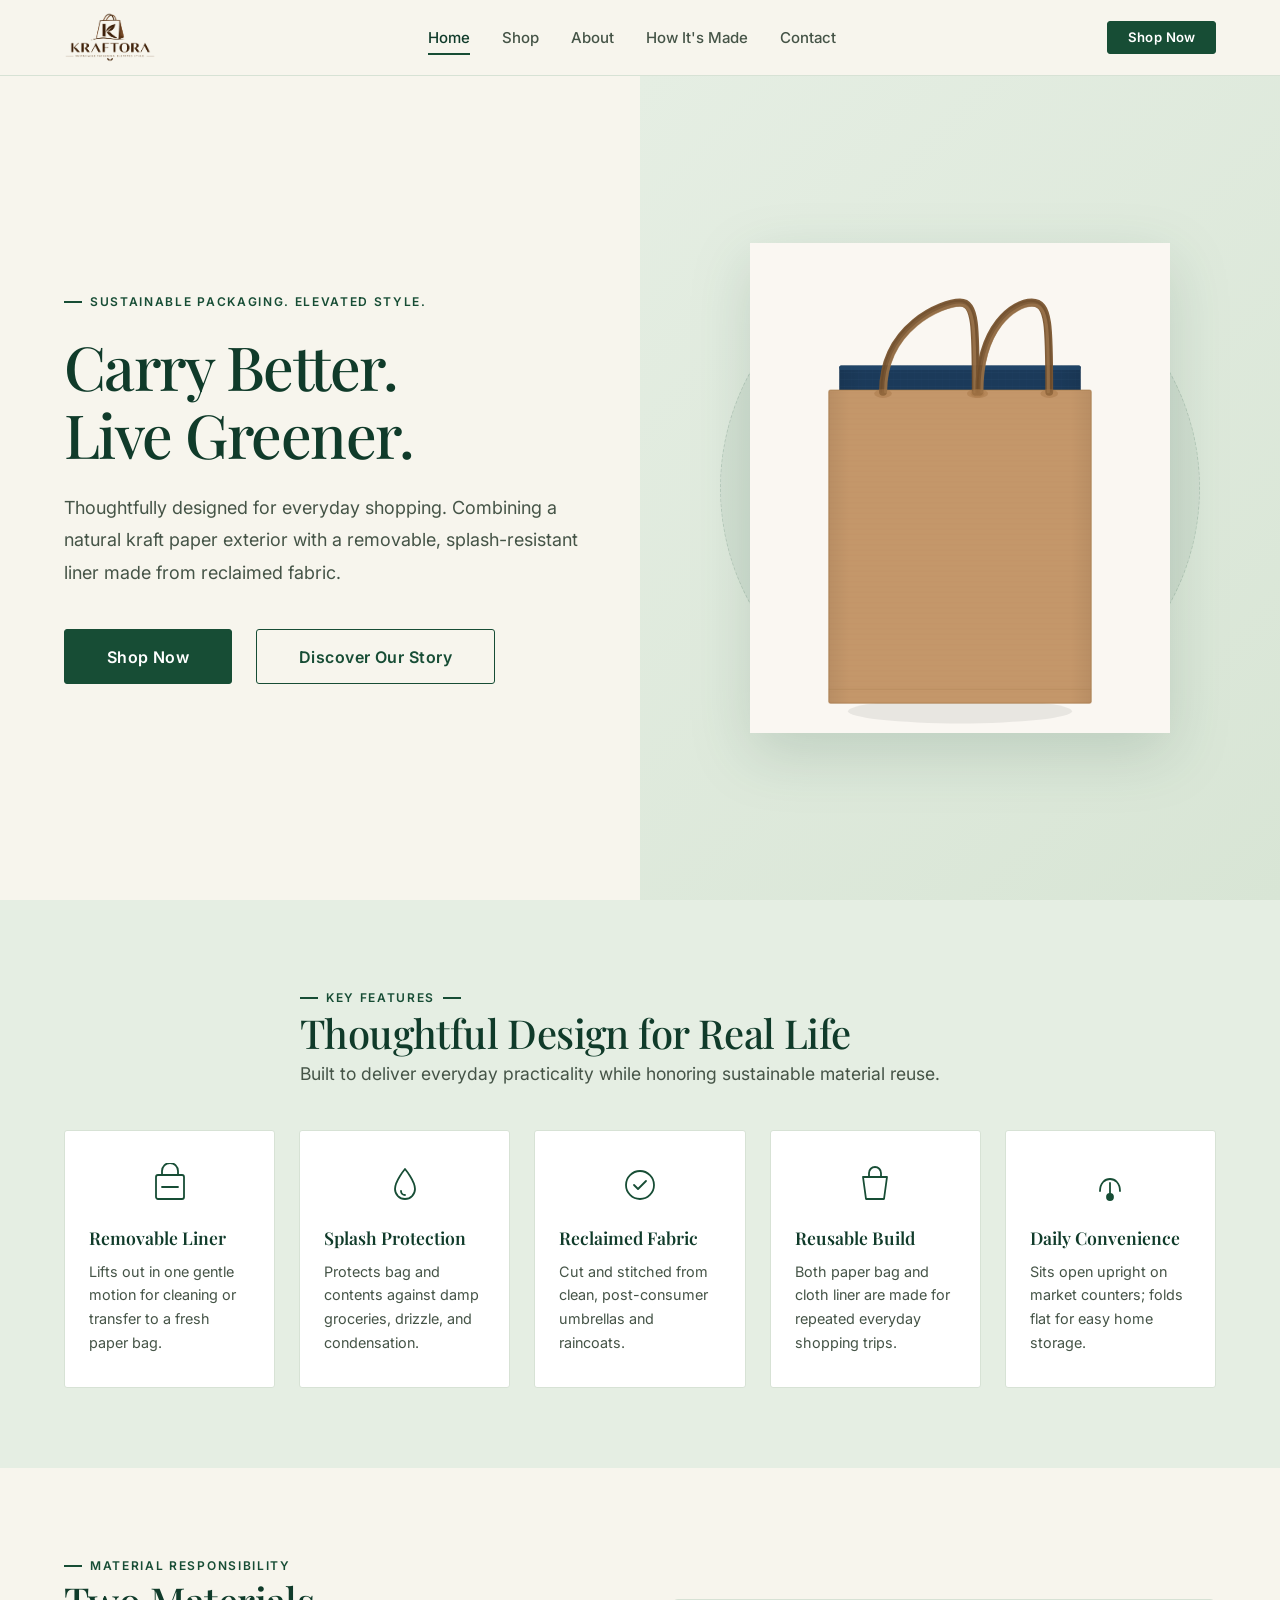
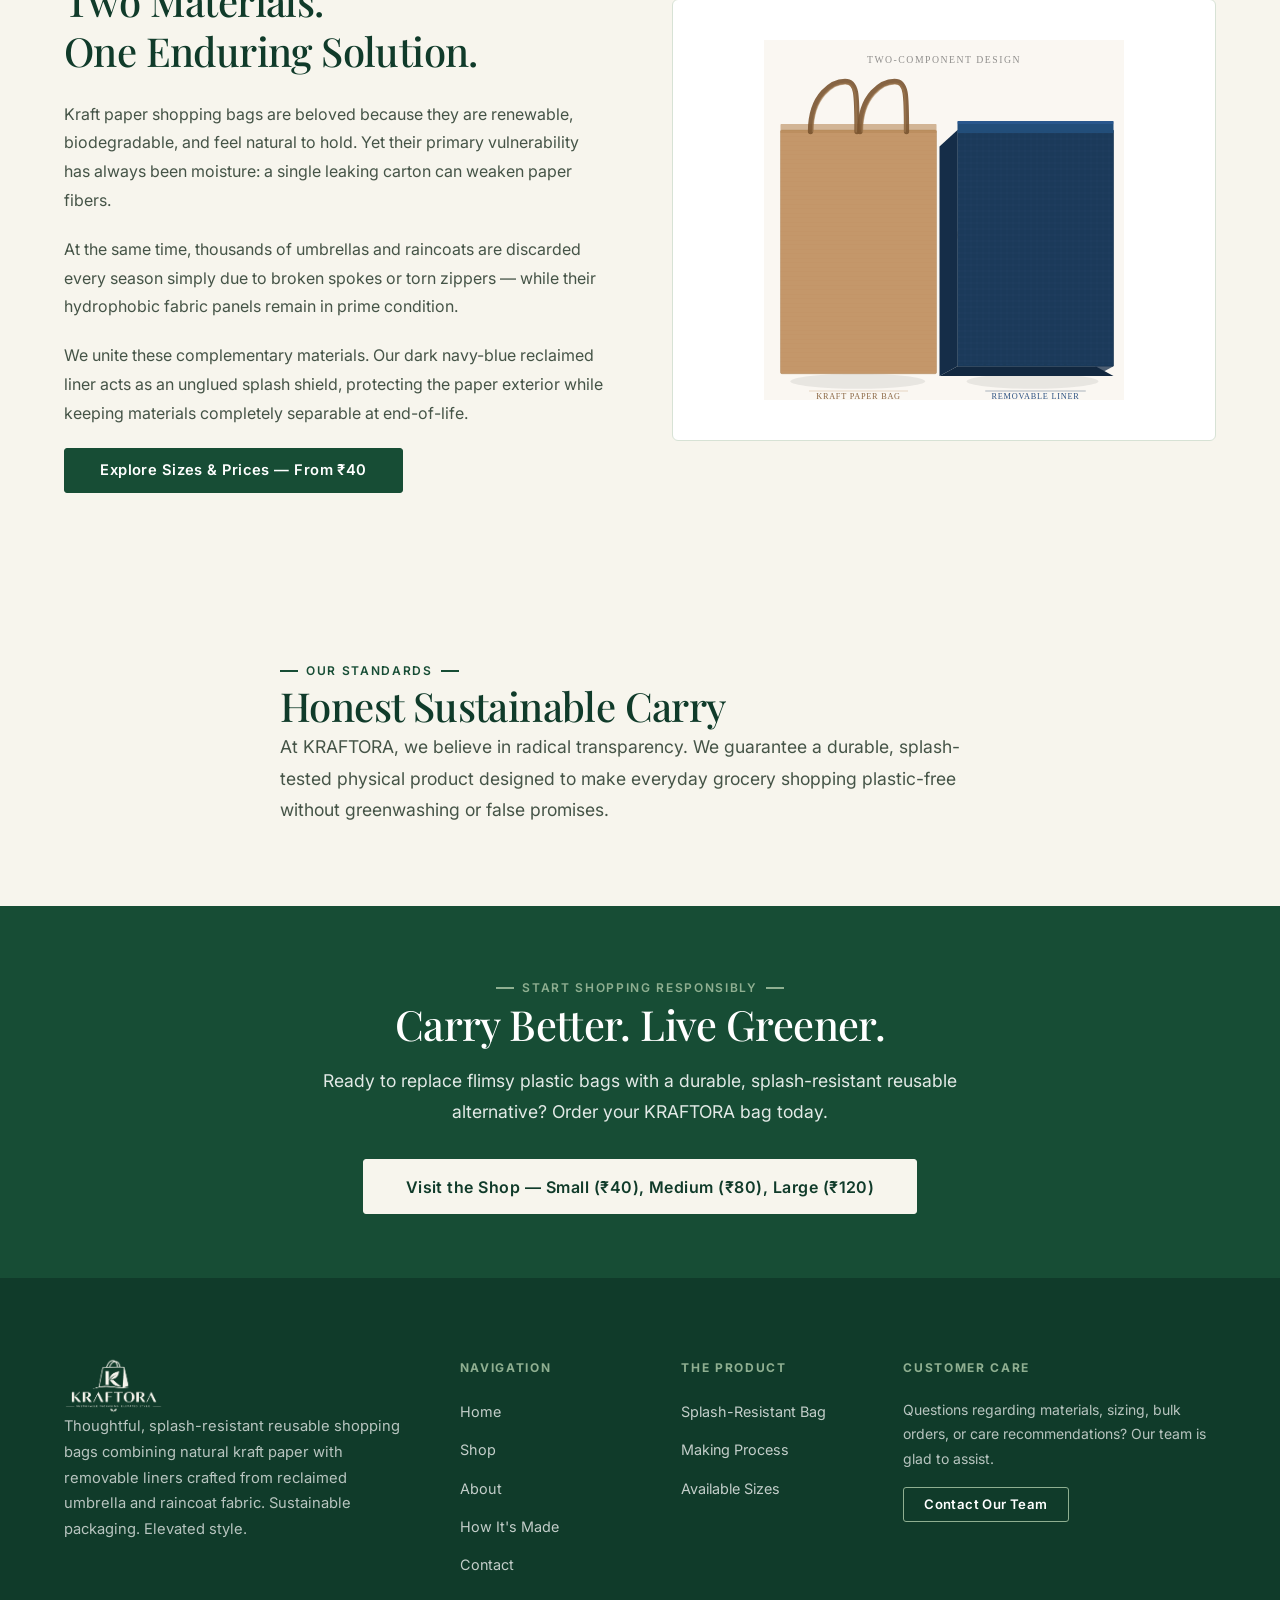
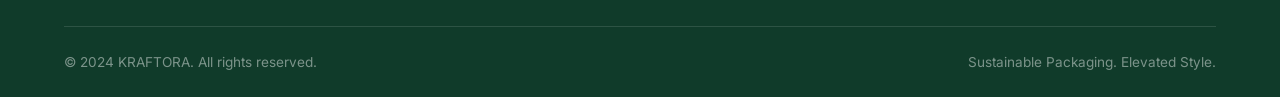
<file: index.html>
<!DOCTYPE html>
<html lang="en">
<head>
  <meta charset="UTF-8"/>
  <meta name="viewport" content="width=device-width, initial-scale=1.0"/>
  <title>KRAFTORA — Sustainable Packaging. Elevated Style.</title>
  <meta name="description" content="Carry Better. Live Greener. Thoughtfully designed reusable shopping bags combining natural kraft paper with removable splash-resistant liners made from reclaimed fabric."/>
  <link rel="preconnect" href="https://fonts.googleapis.com"/>
  <link rel="preconnect" href="https://fonts.gstatic.com" crossorigin/>
  <link href="https://fonts.googleapis.com/css2?family=Playfair+Display:ital,wght@0,400;0,500;0,600;0,700;1,400&family=Inter:wght@400;500;600;700&display=swap" rel="stylesheet"/>
  <link rel="stylesheet" href="css/style.css"/>
</head>
<body data-page="home">

<!-- ===================== NAVIGATION ===================== -->
<nav class="nav">
  <div class="container">
    <div class="nav__inner">
        <a href="index.html" class="nav__logo" aria-label="KRAFTORA — Sustainable Packaging. Elevated Style.">
          <img src="images/kraftora-logo.png" alt="KRAFTORA — Sustainable Packaging. Elevated Style." class="nav__logo-img" width="92" height="52"/>
        </a>

      <ul class="nav__links" id="navLinks" role="list">
        <li><a href="index.html"        class="nav__link" data-nav="home">Home</a></li>
        <li><a href="shop.html"         class="nav__link" data-nav="shop">Shop</a></li>
        <li><a href="about.html"        class="nav__link" data-nav="about">About</a></li>
        <li><a href="how-its-made.html" class="nav__link" data-nav="process">How It's Made</a></li>
        <li><a href="contact.html"      class="nav__link" data-nav="contact">Contact</a></li>
      </ul>

      <div class="nav__actions">
        <a href="shop.html" class="btn btn--primary btn--sm" style="display:inline-flex; padding:0.55rem 1.2rem;">Shop Now</a>
        <button class="nav__toggle" id="navToggle" aria-label="Toggle menu" aria-expanded="false">
          <span></span><span></span><span></span>
        </button>
      </div>
    </div>
  </div>
</nav>

<!-- ===================== HERO SECTION ===================== -->
<section class="hero" aria-label="Hero">
  <div class="hero__content">
    <div class="section-label hero__eyebrow">SUSTAINABLE PACKAGING. ELEVATED STYLE.</div>
    <h1 class="display-heading hero__heading">Carry Better.<br/>Live Greener.</h1>
    <p class="hero__text">Thoughtfully designed for everyday shopping. Combining a natural kraft paper exterior with a removable, splash-resistant liner made from reclaimed fabric.</p>
    <div class="hero__actions">
      <a href="shop.html" class="btn btn--primary btn--lg">Shop Now</a>
      <a href="about.html" class="btn btn--secondary btn--lg">
        Discover Our Story
      </a>
    </div>
  </div>
  <div class="hero__image" aria-hidden="true">
    <div class="hero__bg-circle"></div>
    <img class="hero__product-img" src="images/product-front.svg" alt="Splash-Resistant Reusable Shopping Bag with navy-blue removable liner" width="420" height="490"/>
  </div>
</section>

<!-- ===================== SECTION: PRODUCT HIGHLIGHTS ===================== -->
<section class="section bg-soft-green" aria-label="Product highlights">
  <div class="container">
    <div class="text-center" style="max-width:680px; margin-inline:auto;">
      <div class="section-label section-label--center mb-3">Key Features</div>
      <h2 class="section-heading">Thoughtful Design for Real Life</h2>
      <p class="lead mt-4">Built to deliver everyday practicality while honoring sustainable material reuse.</p>
    </div>

    <div class="benefits-grid" style="grid-template-columns: repeat(5, 1fr);">
      <div class="benefit-card text-center">
        <svg class="benefit-card__icon" style="margin-inline:auto;" viewBox="0 0 44 44" fill="none" stroke="currentColor" stroke-width="1.8" stroke-linecap="round" stroke-linejoin="round" aria-hidden="true">
          <rect x="8" y="12" width="28" height="24" rx="2"/>
          <path d="M14 12V8a8 8 0 0 1 16 0v4"/>
          <path d="M14 24h16"/>
        </svg>
        <div class="benefit-card__title">Removable Liner</div>
        <p class="benefit-card__text">Lifts out in one gentle motion for cleaning or transfer to a fresh paper bag.</p>
      </div>

      <div class="benefit-card text-center">
        <svg class="benefit-card__icon" style="margin-inline:auto;" viewBox="0 0 44 44" fill="none" stroke="currentColor" stroke-width="1.8" stroke-linecap="round" stroke-linejoin="round" aria-hidden="true">
          <path d="M22 6c0 0-10 12-10 20a10 10 0 0 0 20 0c0-8-10-20-10-20z"/>
          <path d="M18 28a4 4 0 0 0 4 4" stroke-linecap="round"/>
        </svg>
        <div class="benefit-card__title">Splash Protection</div>
        <p class="benefit-card__text">Protects bag and contents against damp groceries, drizzle, and condensation.</p>
      </div>

      <div class="benefit-card text-center">
        <svg class="benefit-card__icon" style="margin-inline:auto;" viewBox="0 0 44 44" fill="none" stroke="currentColor" stroke-width="1.8" stroke-linecap="round" stroke-linejoin="round" aria-hidden="true">
          <circle cx="22" cy="22" r="14"/>
          <path d="M16 22l4 4 8-8"/>
        </svg>
        <div class="benefit-card__title">Reclaimed Fabric</div>
        <p class="benefit-card__text">Cut and stitched from clean, post-consumer umbrellas and raincoats.</p>
      </div>

      <div class="benefit-card text-center">
        <svg class="benefit-card__icon" style="margin-inline:auto;" viewBox="0 0 44 44" fill="none" stroke="currentColor" stroke-width="1.8" stroke-linecap="round" stroke-linejoin="round" aria-hidden="true">
          <path d="M10 14h24l-3 22H13L10 14z"/>
          <path d="M16 14V10a6 6 0 0 1 12 0v4"/>
        </svg>
        <div class="benefit-card__title">Reusable Build</div>
        <p class="benefit-card__text">Both paper bag and cloth liner are made for repeated everyday shopping trips.</p>
      </div>

      <div class="benefit-card text-center">
        <svg class="benefit-card__icon" style="margin-inline:auto;" viewBox="0 0 44 44" fill="none" stroke="currentColor" stroke-width="1.8" stroke-linecap="round" stroke-linejoin="round" aria-hidden="true">
          <path d="M12 28 C 12 12, 32 12, 32 28"/>
          <circle cx="22" cy="34" r="3" fill="currentColor"/>
          <path d="M22 20v10"/>
        </svg>
        <div class="benefit-card__title">Daily Convenience</div>
        <p class="benefit-card__text">Sits open upright on market counters; folds flat for easy home storage.</p>
      </div>
    </div>
  </div>
</section>

<!-- ===================== SECTION: SUSTAINABILITY ===================== -->
<section class="section bg-cream" aria-label="Sustainability">
  <div class="container">
    <div class="spotlight-grid">
      <div class="spotlight-content">
        <div class="section-label mb-3">Material Responsibility</div>
        <h2 class="section-heading">Two Materials.<br/>One Enduring Solution.</h2>
        <p>
          Kraft paper shopping bags are beloved because they are renewable, biodegradable, and feel natural to hold. Yet their primary vulnerability has always been moisture: a single leaking carton can weaken paper fibers.
        </p>
        <p>
          At the same time, thousands of umbrellas and raincoats are discarded every season simply due to broken spokes or torn zippers — while their hydrophobic fabric panels remain in prime condition.
        </p>
        <p>
          We unite these complementary materials. Our dark navy-blue reclaimed liner acts as an unglued splash shield, protecting the paper exterior while keeping materials completely separable at end-of-life.
        </p>
        <div class="mt-6">
          <a href="shop.html" class="btn btn--primary">
            Explore Sizes &amp; Prices — From ₹40
          </a>
        </div>
      </div>
      <div class="spotlight-visual" style="background:var(--white);">
        <img src="images/product-assembly.svg" alt="Two components: Kraft Paper Bag and Removable Navy Liner" loading="lazy" width="380" height="380"/>
      </div>
    </div>
  </div>
</section>

<!-- ===================== SECTION: COMMUNITY ETHOS ===================== -->
<section class="section bg-cream" aria-label="Community ethos">
  <div class="container">
    <div class="text-center" style="max-width:720px; margin-inline:auto;">
      <div class="section-label section-label--center mb-3">Our Standards</div>
      <h2 class="section-heading">Honest Sustainable Carry</h2>
      <p class="lead mt-4">
        At KRAFTORA, we believe in radical transparency. We guarantee a durable, splash-tested physical product designed to make everyday grocery shopping plastic-free without greenwashing or false promises.
      </p>
    </div>
  </div>
</section>

<!-- ===================== SECTION: CTA BANNER ===================== -->
<section class="promo-banner" aria-label="Call to action">
  <div class="container">
    <div class="promo-banner__inner">
      <div class="section-label section-label--center mb-3" style="color:var(--sage);">Start Shopping Responsibly</div>
      <h2 class="promo-banner__title">Carry Better. Live Greener.</h2>
      <p class="promo-banner__text">
        Ready to replace flimsy plastic bags with a durable, splash-resistant reusable alternative? Order your KRAFTORA bag today.
      </p>
      <a href="shop.html" class="btn btn--cream btn--lg">
        Visit the Shop — Small (₹40), Medium (₹80), Large (₹120)
      </a>
    </div>
  </div>
</section>

<!-- ===================== FOOTER ===================== -->
<footer class="footer" role="contentinfo">
  <div class="container">
    <div class="footer__main">
      <div class="footer__brand">
        <div class="footer__brand-logo mb-3">
          <img src="images/kraftora-logo-light.png" alt="KRAFTORA" class="footer__logo-img" width="99" height="56"/>
        </div>
        <p class="footer__brand-desc">
          Thoughtful, splash-resistant reusable shopping bags combining natural kraft paper with removable liners crafted from reclaimed umbrella and raincoat fabric. Sustainable packaging. Elevated style.
        </p>
      </div>

      <div>
        <div class="footer__col-title">Navigation</div>
        <ul class="footer__links" role="list">
          <li><a href="index.html"        class="footer__link">Home</a></li>
          <li><a href="shop.html"         class="footer__link">Shop</a></li>
          <li><a href="about.html"        class="footer__link">About</a></li>
          <li><a href="how-its-made.html" class="footer__link">How It's Made</a></li>
          <li><a href="contact.html"      class="footer__link">Contact</a></li>
        </ul>
      </div>

      <div>
        <div class="footer__col-title">The Product</div>
        <ul class="footer__links" role="list">
          <li><a href="product.html" class="footer__link">Splash-Resistant Bag</a></li>
          <li><a href="how-its-made.html" class="footer__link">Making Process</a></li>
          <li><a href="product.html" class="footer__link">Available Sizes</a></li>
        </ul>
      </div>

      <div>
        <div class="footer__col-title">Customer Care</div>
        <p class="footer__brand-desc" style="font-size:0.875rem; margin-bottom:var(--s-4);">
          Questions regarding materials, sizing, bulk orders, or care recommendations? Our team is glad to assist.
        </p>
        <a href="contact.html" class="btn btn--secondary btn--sm" style="color:var(--white); border-color:var(--sage);">
          Contact Our Team
        </a>
      </div>
    </div>

    <div class="footer__bottom">
      <span>&copy; 2024 KRAFTORA. All rights reserved.</span>
      <span>Sustainable Packaging. Elevated Style.</span>
    </div>
  </div>
</footer>

<script src="js/config.js"></script>
<script src="js/cart.js"></script>
<script src="js/main.js"></script>
</body>
</html>
</file>
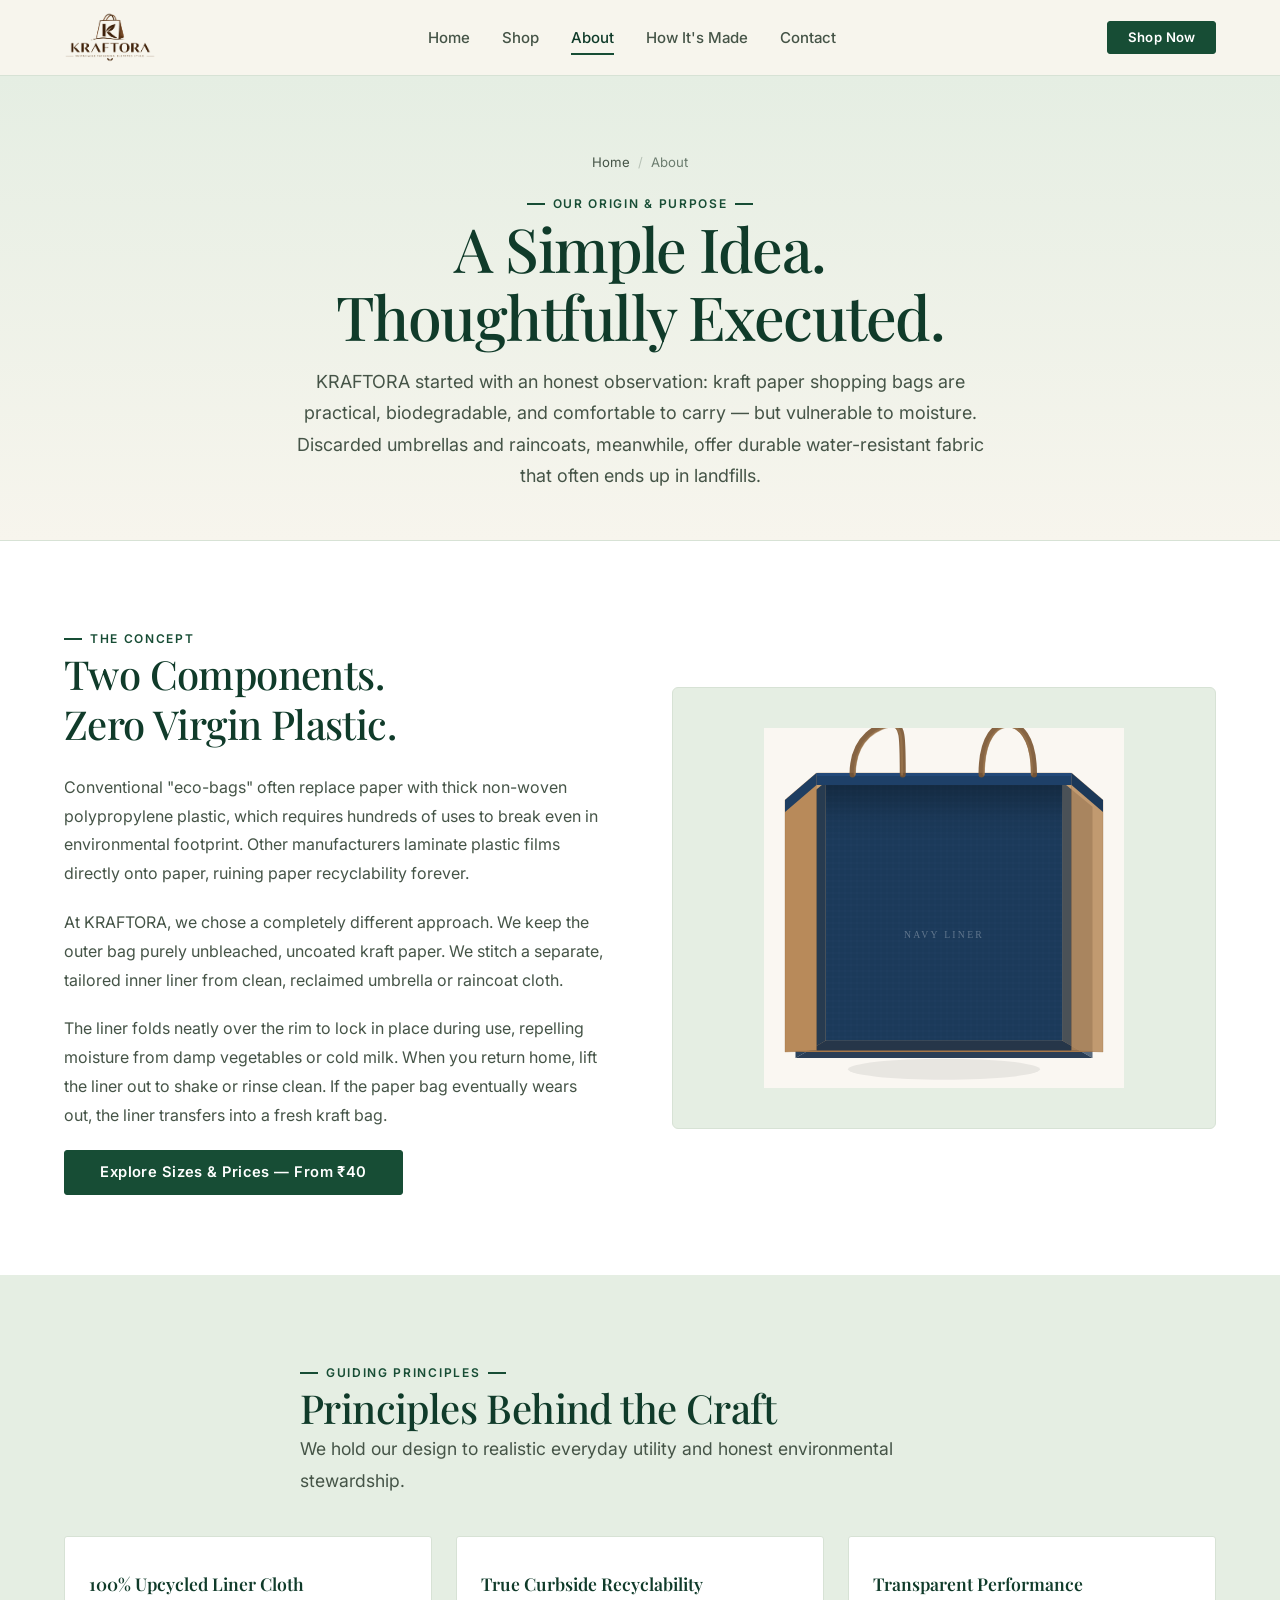
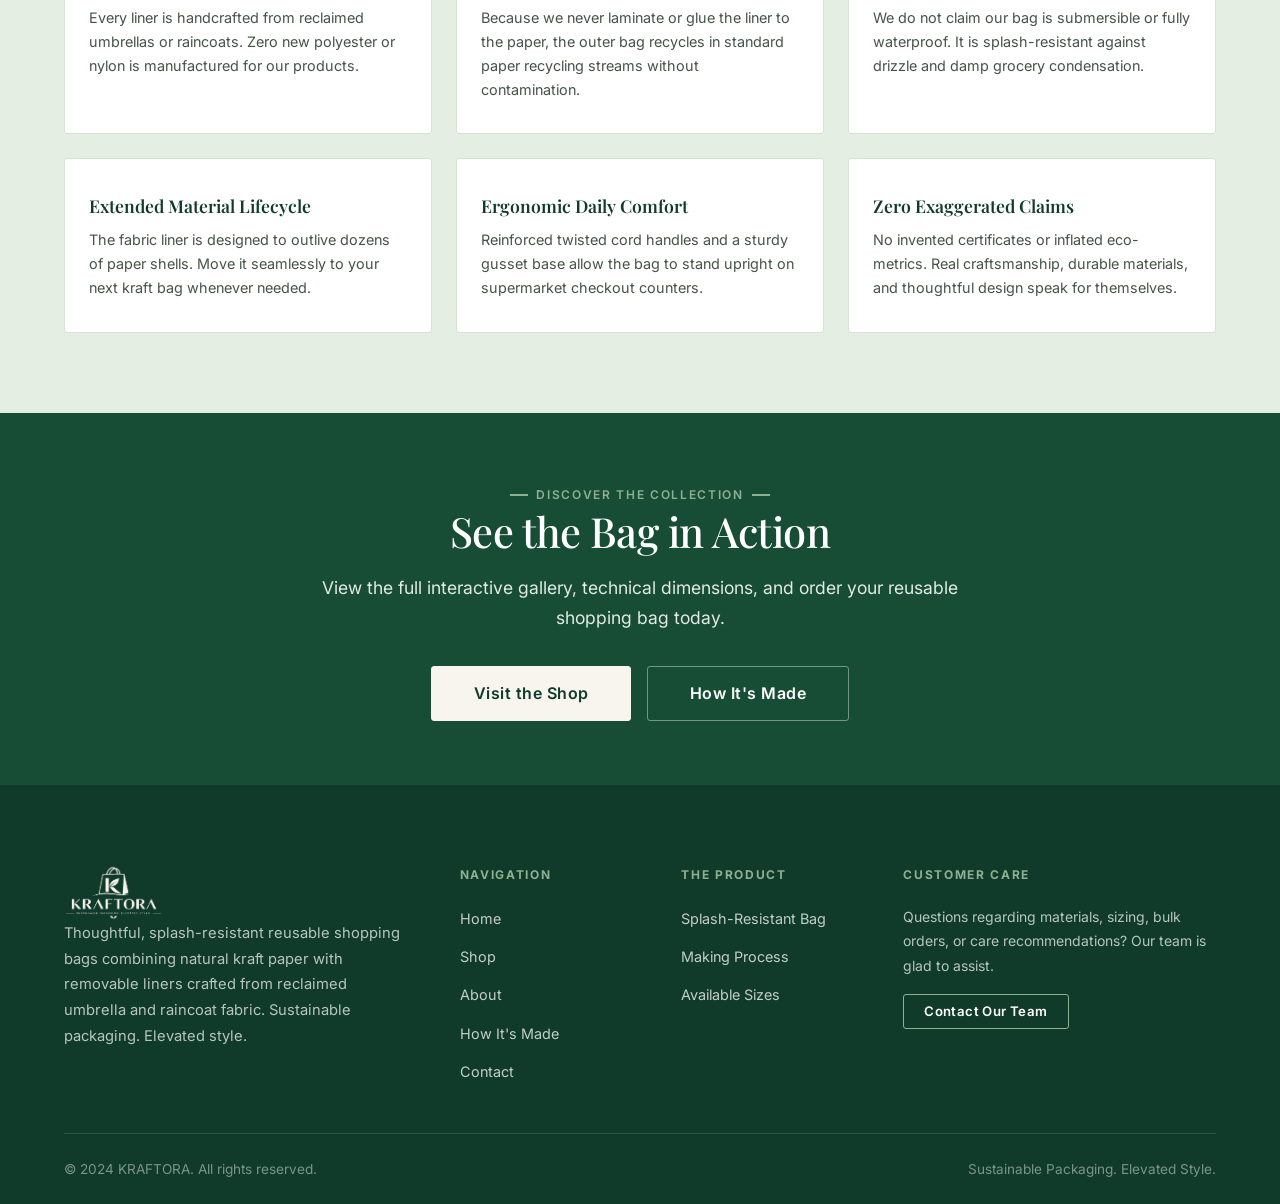
<file: about.html>
<!DOCTYPE html>
<html lang="en">
<head>
  <meta charset="UTF-8"/>
  <meta name="viewport" content="width=device-width, initial-scale=1.0"/>
  <title>About — KRAFTORA</title>
  <meta name="description" content="The story behind KRAFTORA — combining natural kraft paper bags with reclaimed umbrella fabric to create practical, splash-resistant shopping bags. Sustainable packaging. Elevated style."/>
  <link rel="preconnect" href="https://fonts.googleapis.com"/>
  <link rel="preconnect" href="https://fonts.gstatic.com" crossorigin/>
  <link href="https://fonts.googleapis.com/css2?family=Playfair+Display:ital,wght@0,400;0,500;0,600;0,700;1,400&family=Inter:wght@400;500;600;700&display=swap" rel="stylesheet"/>
  <link rel="stylesheet" href="css/style.css"/>
</head>
<body data-page="about">

<!-- ===================== NAVIGATION ===================== -->
<nav class="nav">
  <div class="container">
    <div class="nav__inner">
      <a href="index.html" class="nav__logo" aria-label="KRAFTORA — Sustainable Packaging. Elevated Style.">
        <img src="images/kraftora-logo.png" alt="KRAFTORA — Sustainable Packaging. Elevated Style." class="nav__logo-img" width="92" height="52"/>
      </a>

      <ul class="nav__links" id="navLinks" role="list">
        <li><a href="index.html"        class="nav__link" data-nav="home">Home</a></li>
        <li><a href="shop.html"         class="nav__link" data-nav="shop">Shop</a></li>
        <li><a href="about.html"        class="nav__link" data-nav="about">About</a></li>
        <li><a href="how-its-made.html" class="nav__link" data-nav="process">How It's Made</a></li>
        <li><a href="contact.html"      class="nav__link" data-nav="contact">Contact</a></li>
      </ul>

      <div class="nav__actions">
        <a href="shop.html" class="btn btn--primary btn--sm" style="display:inline-flex; padding:0.55rem 1.2rem;">Shop Now</a>
        <button class="nav__toggle" id="navToggle" aria-label="Toggle menu" aria-expanded="false">
          <span></span><span></span><span></span>
        </button>
      </div>
    </div>
  </div>
</nav>

<!-- ===================== ABOUT HERO ===================== -->
<header class="shop-header">
  <div class="container">
    <div class="breadcrumb" style="justify-content:center;" aria-label="Breadcrumb">
      <a href="index.html">Home</a>
      <span class="breadcrumb__sep" aria-hidden="true">/</span>
      <span aria-current="page">About</span>
    </div>
    <div class="shop-header__inner">
      <div class="section-label section-label--center mb-3">Our Origin &amp; Purpose</div>
      <h1 class="display-heading">A Simple Idea.<br/>Thoughtfully Executed.</h1>
      <p class="shop-header__desc">
        KRAFTORA started with an honest observation: kraft paper shopping bags are practical, biodegradable, and comfortable to carry — but vulnerable to moisture. Discarded umbrellas and raincoats, meanwhile, offer durable water-resistant fabric that often ends up in landfills.
      </p>
    </div>
  </div>
</header>

<!-- ===================== THE CONCEPT ===================== -->
<section class="section bg-white" aria-label="The concept">
  <div class="container">
    <div class="spotlight-grid">
      <div class="spotlight-content">
        <div class="section-label mb-3">The Concept</div>
        <h2 class="section-heading">Two Components.<br/>Zero Virgin Plastic.</h2>
        <p>
          Conventional "eco-bags" often replace paper with thick non-woven polypropylene plastic, which requires hundreds of uses to break even in environmental footprint. Other manufacturers laminate plastic films directly onto paper, ruining paper recyclability forever.
        </p>
        <p>
          At KRAFTORA, we chose a completely different approach. We keep the outer bag purely unbleached, uncoated kraft paper. We stitch a separate, tailored inner liner from clean, reclaimed umbrella or raincoat cloth.
        </p>
        <p>
          The liner folds neatly over the rim to lock in place during use, repelling moisture from damp vegetables or cold milk. When you return home, lift the liner out to shake or rinse clean. If the paper bag eventually wears out, the liner transfers into a fresh kraft bag.
        </p>
        <div class="mt-6">
          <a href="shop.html" class="btn btn--primary">
            Explore Sizes &amp; Prices — From ₹40
          </a>
        </div>
      </div>
      <div class="spotlight-visual" style="background:var(--soft-green);">
        <img src="images/product-open.svg" alt="Open bag showing the navy-blue removable liner inside" loading="lazy" width="380" height="380"/>
      </div>
    </div>
  </div>
</section>

<!-- ===================== VALUES ===================== -->
<section class="section bg-soft-green" aria-label="Our values">
  <div class="container">
    <div class="text-center" style="max-width:680px; margin-inline:auto;">
      <div class="section-label section-label--center mb-3">Guiding Principles</div>
      <h2 class="section-heading">Principles Behind the Craft</h2>
      <p class="lead mt-4">We hold our design to realistic everyday utility and honest environmental stewardship.</p>
    </div>

    <div class="benefits-grid" style="grid-template-columns: repeat(3, 1fr); margin-top:var(--s-10);">
      <div class="benefit-card">
        <div class="benefit-card__title">100% Upcycled Liner Cloth</div>
        <p class="benefit-card__text">Every liner is handcrafted from reclaimed umbrellas or raincoats. Zero new polyester or nylon is manufactured for our products.</p>
      </div>

      <div class="benefit-card">
        <div class="benefit-card__title">True Curbside Recyclability</div>
        <p class="benefit-card__text">Because we never laminate or glue the liner to the paper, the outer bag recycles in standard paper recycling streams without contamination.</p>
      </div>

      <div class="benefit-card">
        <div class="benefit-card__title">Transparent Performance</div>
        <p class="benefit-card__text">We do not claim our bag is submersible or fully waterproof. It is splash-resistant against drizzle and damp grocery condensation.</p>
      </div>

      <div class="benefit-card">
        <div class="benefit-card__title">Extended Material Lifecycle</div>
        <p class="benefit-card__text">The fabric liner is designed to outlive dozens of paper shells. Move it seamlessly to your next kraft bag whenever needed.</p>
      </div>

      <div class="benefit-card">
        <div class="benefit-card__title">Ergonomic Daily Comfort</div>
        <p class="benefit-card__text">Reinforced twisted cord handles and a sturdy gusset base allow the bag to stand upright on supermarket checkout counters.</p>
      </div>

      <div class="benefit-card">
        <div class="benefit-card__title">Zero Exaggerated Claims</div>
        <p class="benefit-card__text">No invented certificates or inflated eco-metrics. Real craftsmanship, durable materials, and thoughtful design speak for themselves.</p>
      </div>
    </div>
  </div>
</section>

<!-- ===================== CTA ===================== -->
<section class="promo-banner" aria-label="Explore the shop">
  <div class="container">
    <div class="promo-banner__inner">
      <div class="section-label section-label--center mb-3" style="color:var(--sage);">Discover the Collection</div>
      <h2 class="promo-banner__title">See the Bag in Action</h2>
      <p class="promo-banner__text">
        View the full interactive gallery, technical dimensions, and order your reusable shopping bag today.
      </p>
      <div style="display:flex; justify-content:center; gap:var(--s-4); flex-wrap:wrap;">
        <a href="shop.html" class="btn btn--cream btn--lg">Visit the Shop</a>
        <a href="how-its-made.html" class="btn btn--outline btn--lg" style="color:var(--white); border-color:rgba(255,255,255,0.4);">How It's Made</a>
      </div>
    </div>
  </div>
</section>

<!-- ===================== FOOTER ===================== -->
<footer class="footer" role="contentinfo">
  <div class="container">
    <div class="footer__main">
      <div class="footer__brand">
        <div class="footer__brand-logo mb-3">
          <img src="images/kraftora-logo-light.png" alt="KRAFTORA" class="footer__logo-img" width="99" height="56"/>
        </div>
        <p class="footer__brand-desc">
          Thoughtful, splash-resistant reusable shopping bags combining natural kraft paper with removable liners crafted from reclaimed umbrella and raincoat fabric. Sustainable packaging. Elevated style.
        </p>
      </div>

      <div>
        <div class="footer__col-title">Navigation</div>
        <ul class="footer__links" role="list">
          <li><a href="index.html"        class="footer__link">Home</a></li>
          <li><a href="shop.html"         class="footer__link">Shop</a></li>
          <li><a href="about.html"        class="footer__link">About</a></li>
          <li><a href="how-its-made.html" class="footer__link">How It's Made</a></li>
          <li><a href="contact.html"      class="footer__link">Contact</a></li>
        </ul>
      </div>

      <div>
        <div class="footer__col-title">The Product</div>
        <ul class="footer__links" role="list">
          <li><a href="product.html" class="footer__link">Splash-Resistant Bag</a></li>
          <li><a href="how-its-made.html" class="footer__link">Making Process</a></li>
          <li><a href="product.html" class="footer__link">Available Sizes</a></li>
        </ul>
      </div>

      <div>
        <div class="footer__col-title">Customer Care</div>
        <p class="footer__brand-desc" style="font-size:0.875rem; margin-bottom:var(--s-4);">
          Questions regarding materials, sizing, bulk orders, or care recommendations? Our team is glad to assist.
        </p>
        <a href="contact.html" class="btn btn--secondary btn--sm" style="color:var(--white); border-color:var(--sage);">
          Contact Our Team
        </a>
      </div>
    </div>

    <div class="footer__bottom">
      <span>&copy; 2024 KRAFTORA. All rights reserved.</span>
      <span>Sustainable Packaging. Elevated Style.</span>
    </div>
  </div>
</footer>

<script src="js/config.js"></script>
<script src="js/cart.js"></script>
<script src="js/main.js"></script>
</body>
</html>
</file>
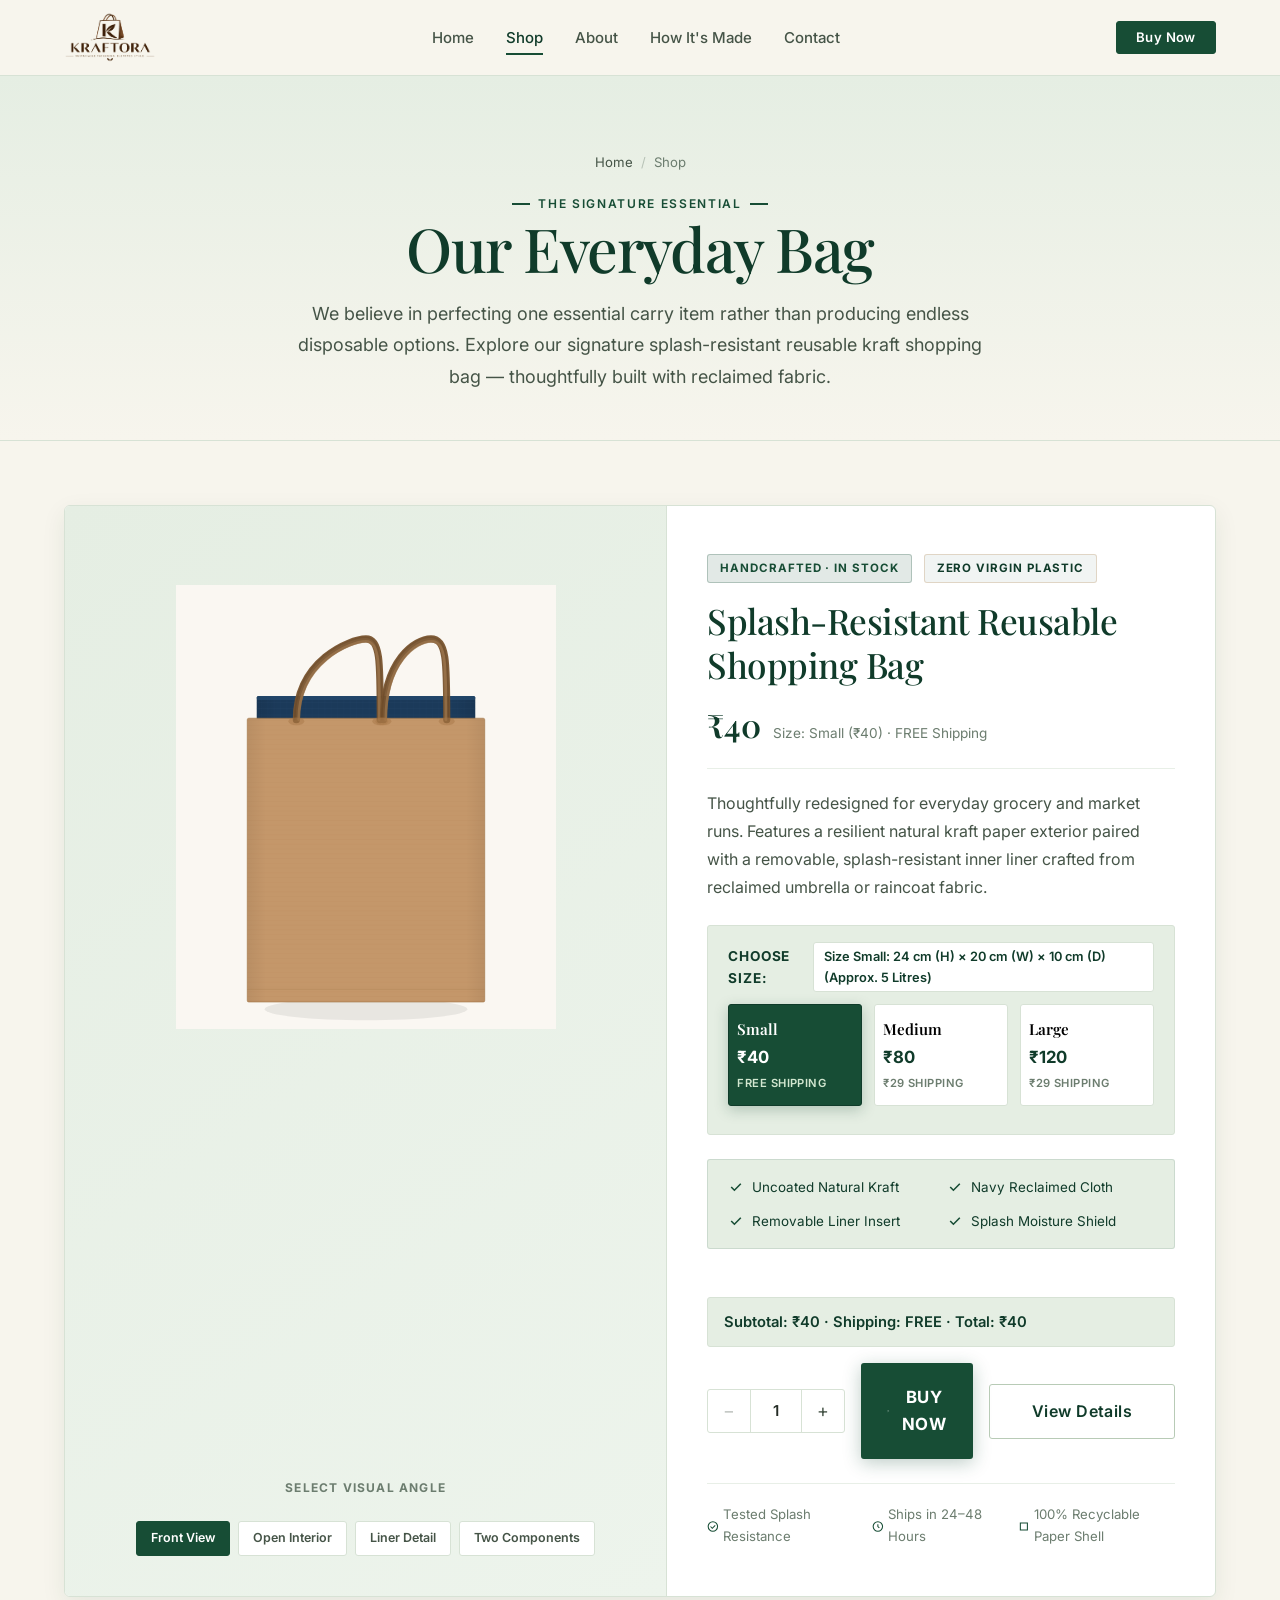
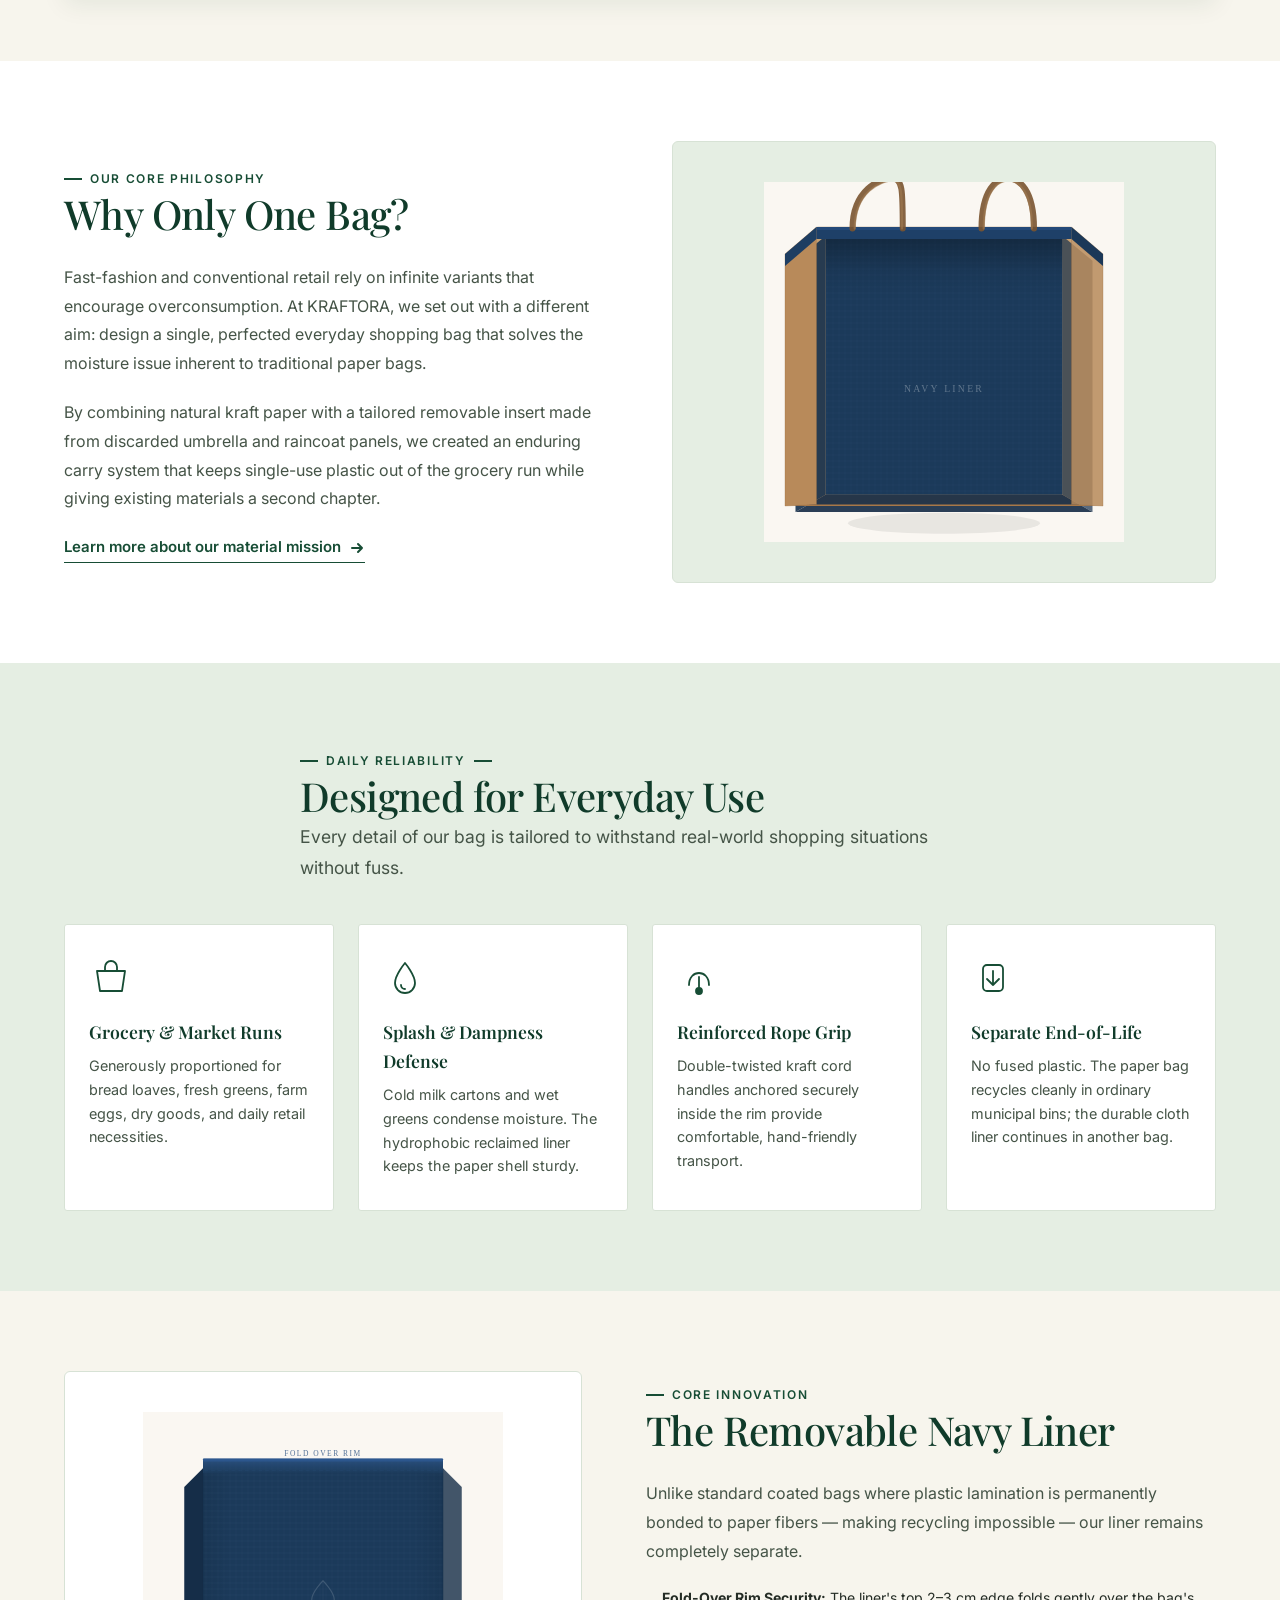
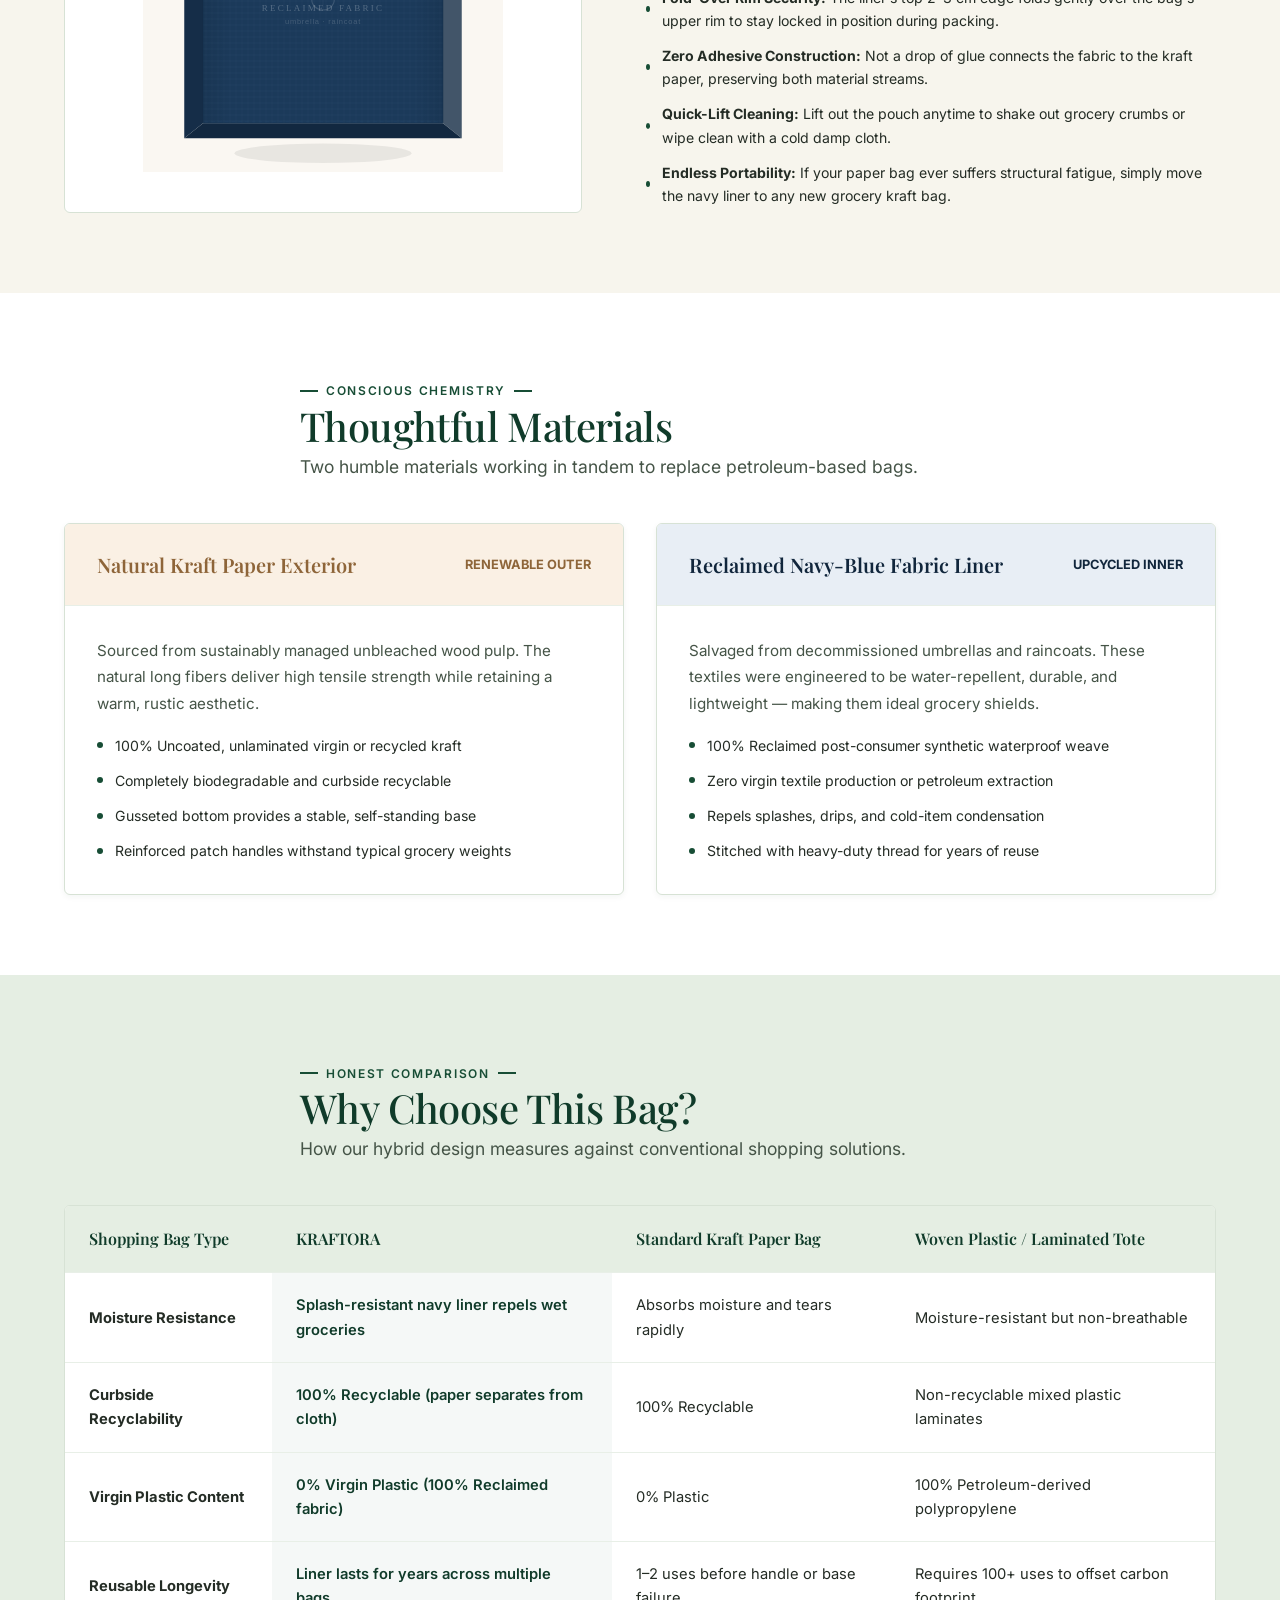
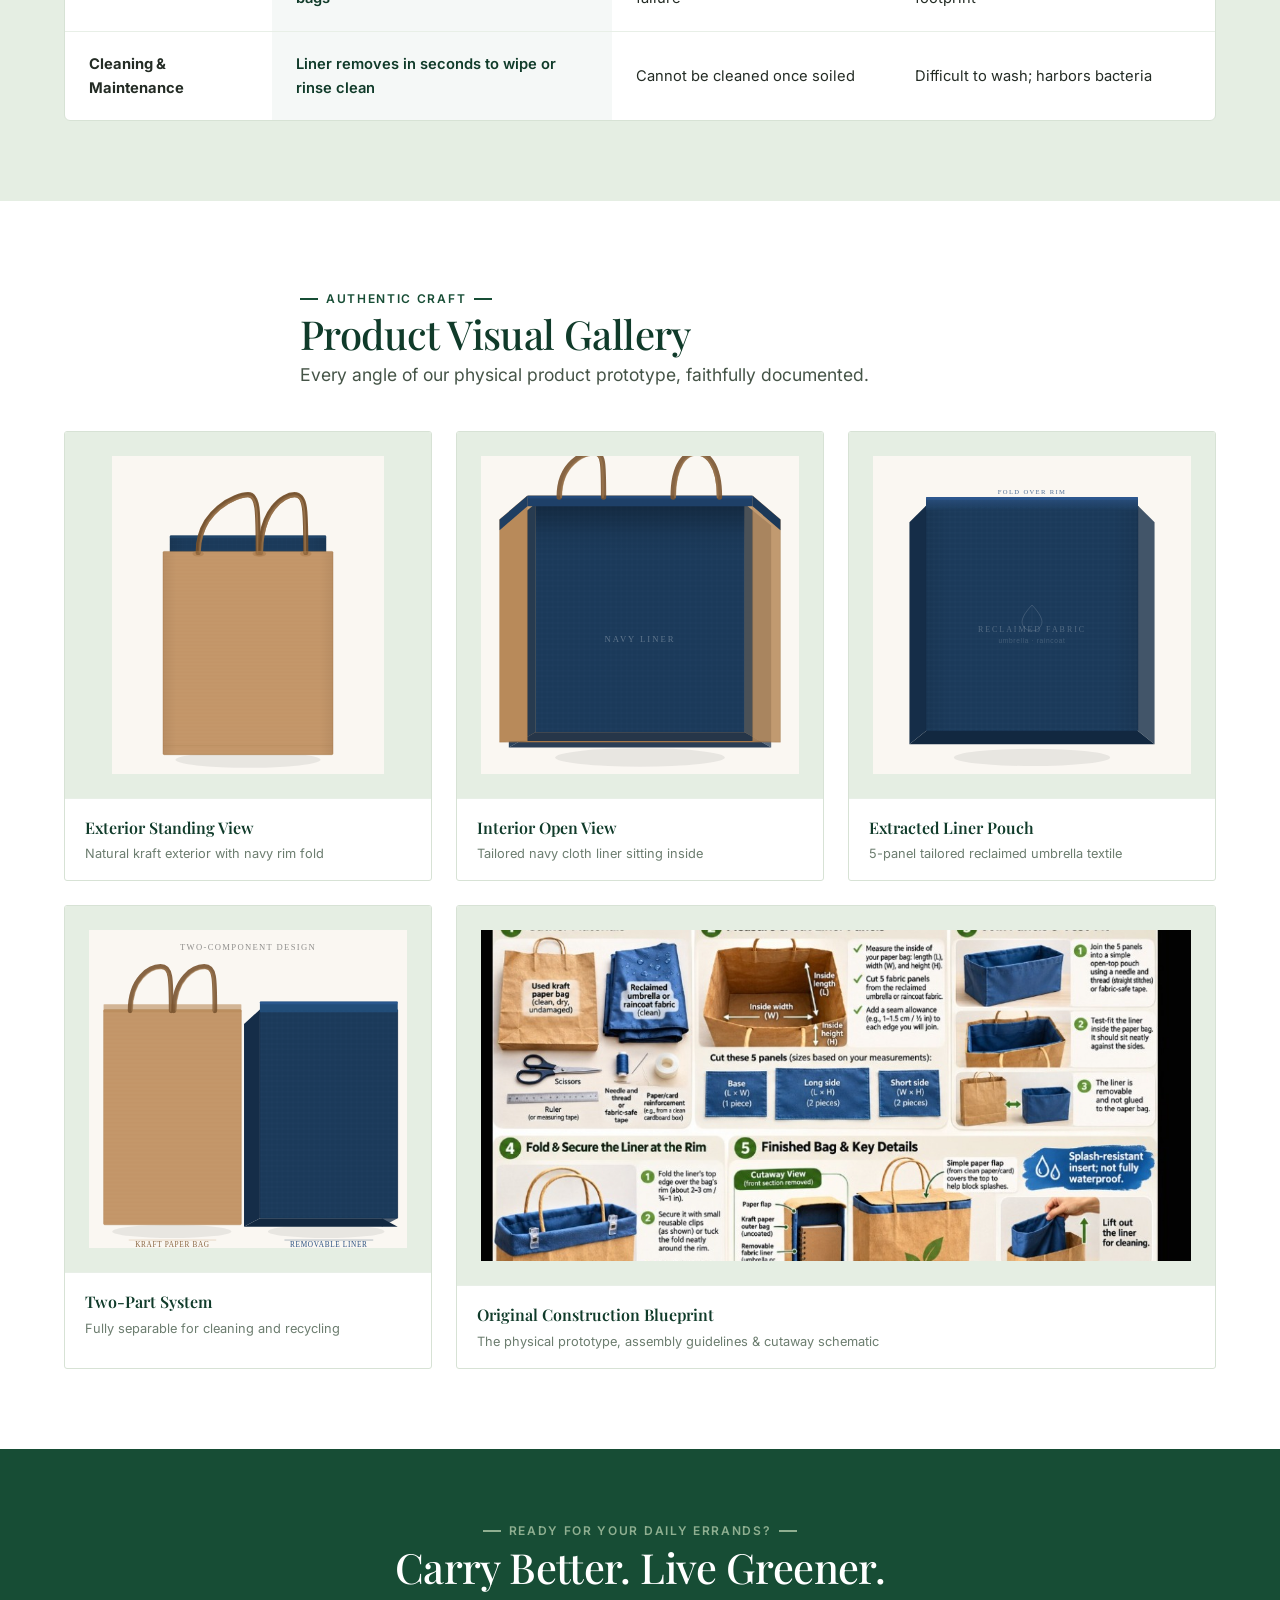
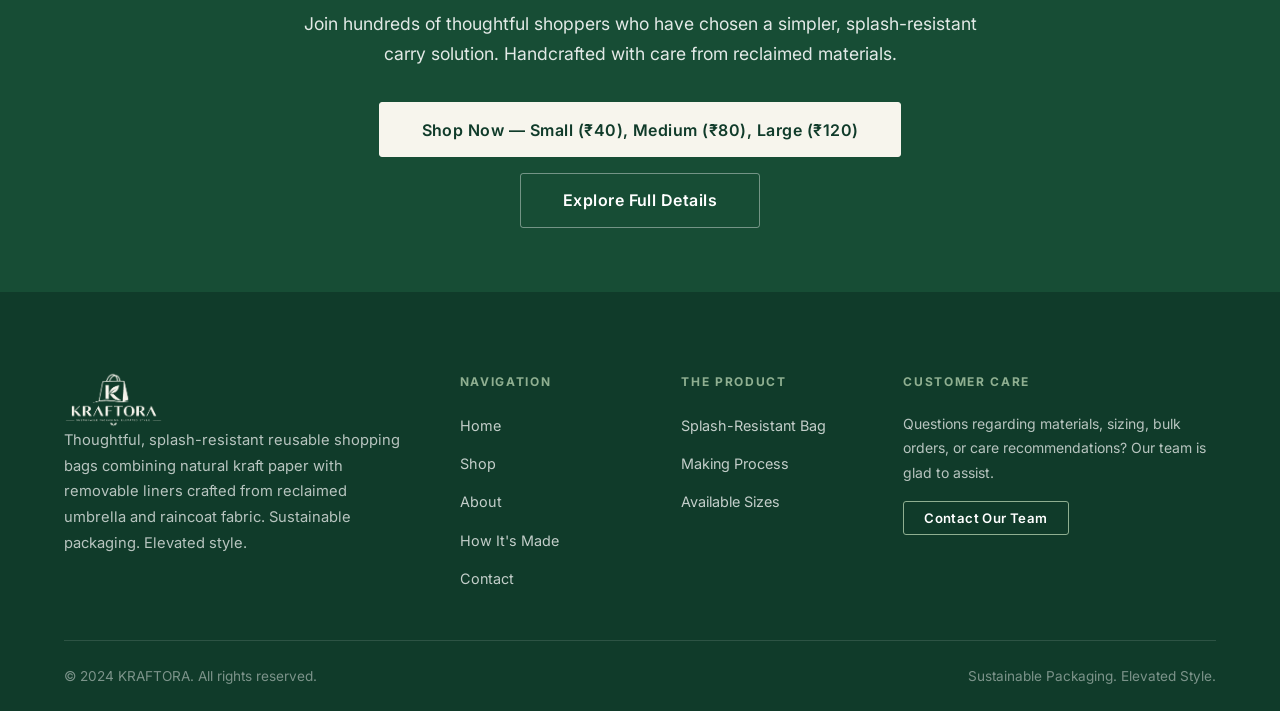
<file: cart.html>
<!DOCTYPE html>
<html lang="en">
<head>
  <meta charset="UTF-8"/>
  <meta name="viewport" content="width=device-width, initial-scale=1.0"/>
  <meta http-equiv="refresh" content="0; url=shop.html"/>
  <title>Redirecting to Shop — KRAFTORA</title>
  <link rel="stylesheet" href="css/style.css"/>
  <script>window.location.replace("shop.html");</script>
</head>
<body class="bg-cream" style="display:flex; align-items:center; justify-content:center; min-height:100vh; text-align:center; padding:var(--s-6);">
  <div style="max-width:480px; background:var(--white); padding:var(--s-10) var(--s-8); border-radius:var(--r-md); border:1px solid var(--border); box-shadow:var(--shadow-md);">
    <img src="images/kraftora-logo.png" alt="KRAFTORA — Sustainable Packaging. Elevated Style." class="conf-logo-img" width="113" height="64" style="margin:0 auto var(--s-6); display:block;"/>
    <h1 class="subsection-heading mb-3">Direct Buy Now System</h1>
    <p style="color:var(--text-light); margin-bottom:var(--s-6); font-size:0.95rem; line-height:1.6;">
      At KRAFTORA, we do not require a shopping cart. Select your desired bag size and click <strong>Buy Now</strong> for instant checkout.
    </p>
    <a href="shop.html" class="btn btn--primary btn--lg">Proceed to Shop</a>
  </div>
</body>
</html>
</file>
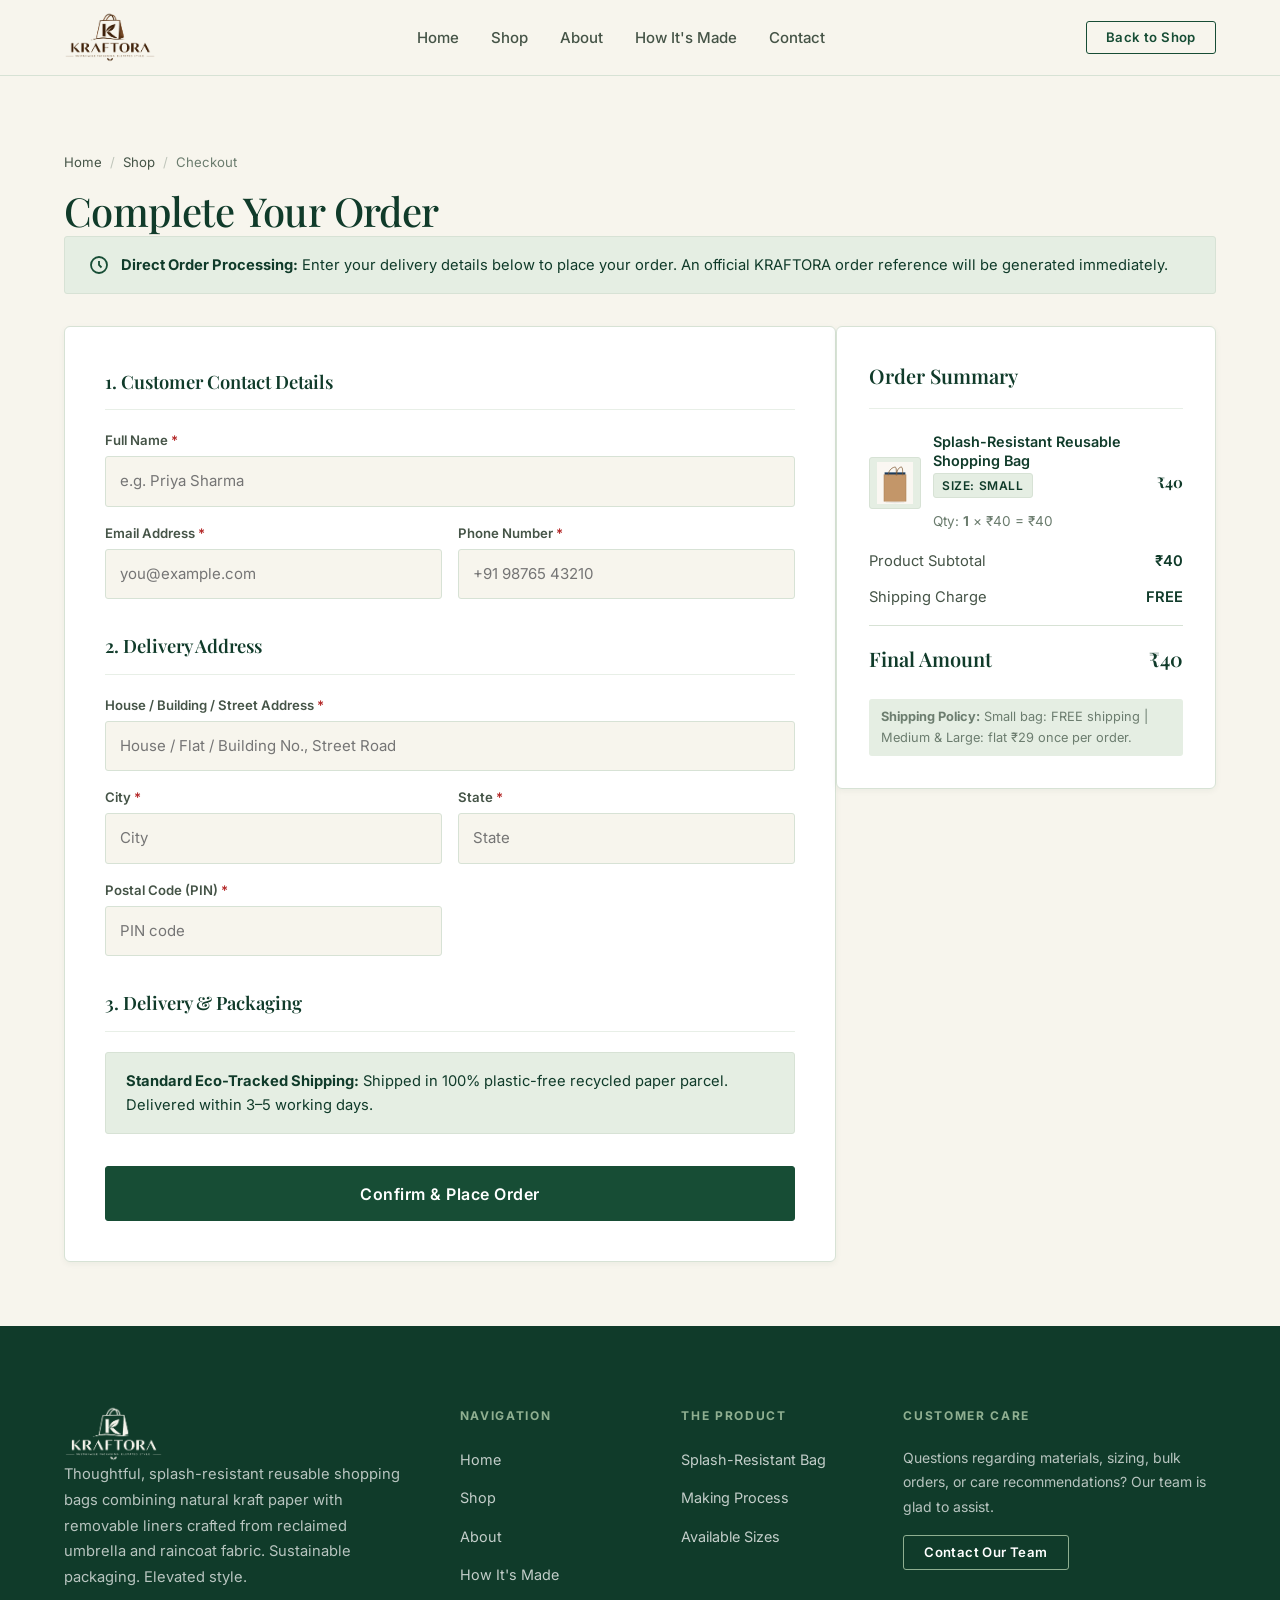
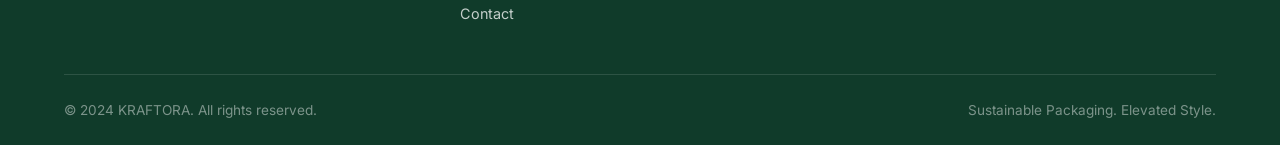
<file: checkout.html>
<!DOCTYPE html>
<html lang="en">
<head>
  <meta charset="UTF-8"/>
  <meta name="viewport" content="width=device-width, initial-scale=1.0"/>
  <title>Checkout — KRAFTORA</title>
  <meta name="description" content="Complete your order for the Splash-Resistant Reusable Shopping Bag by KRAFTORA. Sustainable packaging. Elevated style."/>
  <link rel="preconnect" href="https://fonts.googleapis.com"/>
  <link rel="preconnect" href="https://fonts.gstatic.com" crossorigin/>
  <link href="https://fonts.googleapis.com/css2?family=Playfair+Display:ital,wght@0,400;0,500;0,600;0,700;1,400&family=Inter:wght@400;500;600;700&display=swap" rel="stylesheet"/>
  <link rel="stylesheet" href="css/style.css"/>
</head>
<body data-page="checkout">

<!-- ===================== NAVIGATION ===================== -->
<nav class="nav">
  <div class="container">
    <div class="nav__inner">
      <a href="index.html" class="nav__logo" aria-label="KRAFTORA — Sustainable Packaging. Elevated Style.">
        <img src="images/kraftora-logo.png" alt="KRAFTORA — Sustainable Packaging. Elevated Style." class="nav__logo-img" width="92" height="52"/>
      </a>

      <ul class="nav__links" id="navLinks" role="list">
        <li><a href="index.html"        class="nav__link" data-nav="home">Home</a></li>
        <li><a href="shop.html"         class="nav__link" data-nav="shop">Shop</a></li>
        <li><a href="about.html"        class="nav__link" data-nav="about">About</a></li>
        <li><a href="how-its-made.html" class="nav__link" data-nav="process">How It's Made</a></li>
        <li><a href="contact.html"      class="nav__link" data-nav="contact">Contact</a></li>
      </ul>

      <div class="nav__actions">
        <a href="shop.html" class="btn btn--secondary btn--sm" style="display:inline-flex; padding:0.55rem 1.2rem;">Back to Shop</a>
        <button class="nav__toggle" id="navToggle" aria-label="Toggle menu" aria-expanded="false">
          <span></span><span></span><span></span>
        </button>
      </div>
    </div>
  </div>
</nav>

<!-- ===================== CHECKOUT MAIN ===================== -->
<main class="checkout-page bg-cream">
  <div class="container">

    <!-- CHECKOUT FORM SECTION -->
    <div id="checkoutFormSection">
      <div class="breadcrumb mb-4" aria-label="Breadcrumb">
        <a href="index.html">Home</a>
        <span class="breadcrumb__sep" aria-hidden="true">/</span>
        <a href="shop.html">Shop</a>
        <span class="breadcrumb__sep" aria-hidden="true">/</span>
        <span aria-current="page">Checkout</span>
      </div>

      <h1 class="section-heading mb-6">Complete Your Order</h1>

      <!-- Direct Purchase Notice -->
      <div style="background:var(--soft-green); border:1px solid var(--border); border-radius:var(--r-sm); padding:var(--s-4) var(--s-6); margin-bottom:var(--s-8); display:flex; align-items:center; gap:var(--s-3);">
        <svg style="width:20px; height:20px; color:var(--green); flex-shrink:0;" viewBox="0 0 20 20" fill="none" stroke="currentColor" stroke-width="1.8"><circle cx="10" cy="10" r="8"/><path d="M10 6v4l2.5 2.5"/></svg>
        <span style="font-size:0.92rem; color:var(--green-dark);">
          <strong>Direct Order Processing:</strong> Enter your delivery details below to place your order. An official KRAFTORA order reference will be generated immediately.
        </span>
      </div>

      <div class="checkout-layout">

        <!-- LEFT: FORM -->
        <div class="checkout-box">
          <form id="checkoutForm" novalidate aria-label="Checkout form">

            <!-- Contact Information -->
            <div class="co-section">
              <div class="co-section__title">1. Customer Contact Details</div>
              <div class="form-grid">
                <div class="form-group col-full">
                  <label class="form-label" for="co-name">Full Name <span aria-hidden="true" style="color:#B42828;">*</span></label>
                  <input class="form-input" id="co-name" name="name" type="text" placeholder="e.g. Priya Sharma" autocomplete="name" required/>
                  <span class="form-err" id="err-name" role="alert">Please enter your full name.</span>
                </div>
                <div class="form-group">
                  <label class="form-label" for="co-email">Email Address <span aria-hidden="true" style="color:#B42828;">*</span></label>
                  <input class="form-input" id="co-email" name="email" type="email" placeholder="you@example.com" autocomplete="email" required/>
                  <span class="form-err" id="err-email" role="alert">Please enter a valid email address.</span>
                </div>
                <div class="form-group">
                  <label class="form-label" for="co-phone">Phone Number <span aria-hidden="true" style="color:#B42828;">*</span></label>
                  <input class="form-input" id="co-phone" name="phone" type="tel" placeholder="+91 98765 43210" autocomplete="tel" required/>
                  <span class="form-err" id="err-phone" role="alert">Please enter a valid phone number.</span>
                </div>
              </div>
            </div>

            <!-- Shipping Address -->
            <div class="co-section">
              <div class="co-section__title">2. Delivery Address</div>
              <div class="form-grid">
                <div class="form-group col-full">
                  <label class="form-label" for="co-addr">House / Building / Street Address <span aria-hidden="true" style="color:#B42828;">*</span></label>
                  <input class="form-input" id="co-addr" name="address" type="text" placeholder="House / Flat / Building No., Street Road" autocomplete="street-address" required/>
                  <span class="form-err" id="err-addr" role="alert">Please enter your street address.</span>
                </div>
                <div class="form-group">
                  <label class="form-label" for="co-city">City <span aria-hidden="true" style="color:#B42828;">*</span></label>
                  <input class="form-input" id="co-city" name="city" type="text" placeholder="City" autocomplete="address-level2" required/>
                  <span class="form-err" id="err-city" role="alert">Please enter your city.</span>
                </div>
                <div class="form-group">
                  <label class="form-label" for="co-state">State <span aria-hidden="true" style="color:#B42828;">*</span></label>
                  <input class="form-input" id="co-state" name="state" type="text" placeholder="State" autocomplete="address-level1" required/>
                  <span class="form-err" id="err-state" role="alert">Please enter your state.</span>
                </div>
                <div class="form-group">
                  <label class="form-label" for="co-pin">Postal Code (PIN) <span aria-hidden="true" style="color:#B42828;">*</span></label>
                  <input class="form-input" id="co-pin" name="pin" type="text" placeholder="PIN code" autocomplete="postal-code" inputmode="numeric" required/>
                  <span class="form-err" id="err-pin" role="alert">Please enter a valid postal code.</span>
                </div>
              </div>
            </div>

            <!-- Delivery Method -->
            <div class="co-section">
              <div class="co-section__title">3. Delivery &amp; Packaging</div>
              <div style="background:var(--soft-green); border:1px solid var(--border); border-radius:var(--r-sm); padding:var(--s-4) var(--s-5); font-size:0.92rem; color:var(--green-dark);">
                <strong>Standard Eco-Tracked Shipping:</strong> Shipped in 100% plastic-free recycled paper parcel. Delivered within 3–5 working days.
              </div>
            </div>

            <button type="submit" class="btn btn--primary btn--lg btn--full">
              Confirm &amp; Place Order
            </button>
          </form>
        </div>

        <!-- RIGHT: ORDER SUMMARY (Live Calculated from Selected Size & Qty) -->
        <div>
          <div class="order-summary" aria-label="Order summary">
            <div class="order-summary__title">Order Summary</div>
            <div id="orderItems" aria-live="polite" style="margin-bottom:var(--s-4);"></div>
            <div class="order-row">
              <span>Product Subtotal</span>
              <span id="orderSubtotal" style="font-weight:600; color:var(--green-dark);">₹40</span>
            </div>
            <div class="order-row">
              <span>Shipping Charge</span>
              <span id="orderShipping" style="font-weight:600; color:var(--green-dark);">FREE</span>
            </div>
            <div class="order-total">
              <span>Final Amount</span>
              <span id="orderTotal">₹40</span>
            </div>
            <div style="font-size:0.8rem; color:var(--text-light); margin-top:var(--s-4); line-height:1.6; background:var(--soft-green); padding:8px 12px; border-radius:var(--r-sm);">
              <strong>Shipping Policy:</strong> Small bag: FREE shipping | Medium &amp; Large: flat ₹29 once per order.
            </div>
          </div>
        </div>

      </div>
    </div>

    <!-- ORDER CONFIRMATION -->
    <div id="confirmationSection" style="display:none;" aria-live="polite">
      <div class="confirmation-card">
        <div style="display:flex; justify-content:center; margin-bottom:var(--s-4);">
          <img src="images/kraftora-logo.png" alt="KRAFTORA — Sustainable Packaging. Elevated Style." class="conf-logo-img" width="113" height="64"/>
        </div>

        <svg class="confirmation-card__check" viewBox="0 0 64 64" fill="none" stroke="currentColor" stroke-width="2.2" stroke-linecap="round" stroke-linejoin="round" aria-hidden="true">
          <circle cx="32" cy="32" r="28" fill="rgba(23,77,53,0.08)" stroke="currentColor"/>
          <path d="M20 32 L28 40 L44 24"/>
        </svg>
        <div class="badge badge--in-stock mb-3">Order Confirmed</div>
        <h2 class="section-heading mb-3">Thank You for Choosing KRAFTORA!</h2>
        <p class="lead mb-6" style="color:var(--text-mid);">
          Your order has been registered and is being prepared with sustainable care.
        </p>

        <!-- Demo Order Disclosure Notice -->
        <div style="background:#FFF8E7; border:1px solid #E6D0A0; border-radius:var(--r-sm); padding:10px 16px; margin-bottom:var(--s-6); font-size:0.875rem; color:#8C5E35; text-align:center;">
          <strong>Demo Order Notice:</strong> This is an interactive demo order. No payment has been processed.
        </div>

        <div class="confirmation-card__ref" aria-label="Order reference number">
          Order Ref: <span id="confRef">KF-100000</span>
        </div>

        <div style="background:var(--soft-green); border:1px solid var(--border); border-radius:var(--r-sm); padding:var(--s-6); text-align:left; margin-bottom:var(--s-8);">
          <div style="display:flex; justify-content:space-between; padding-block:6px; border-bottom:1px solid rgba(23,77,53,0.12); font-size:0.9rem;">
            <span style="color:var(--text-light);">Customer:</span>
            <strong id="confName" style="color:var(--green-dark);">—</strong>
          </div>
          <div style="display:flex; justify-content:space-between; padding-block:6px; border-bottom:1px solid rgba(23,77,53,0.12); font-size:0.9rem;">
            <span style="color:var(--text-light);">Email:</span>
            <strong id="confEmail" style="color:var(--green-dark);">—</strong>
          </div>
          <div style="display:flex; justify-content:space-between; padding-block:6px; border-bottom:1px solid rgba(23,77,53,0.12); font-size:0.9rem;">
            <span style="color:var(--text-light);">Phone:</span>
            <strong id="confPhone" style="color:var(--green-dark);">—</strong>
          </div>
          <div style="display:flex; justify-content:space-between; padding-block:6px; border-bottom:1px solid rgba(23,77,53,0.12); font-size:0.9rem;">
            <span style="color:var(--text-light);">Delivery Address:</span>
            <span id="confAddress" style="color:var(--green-dark); font-weight:500; text-align:right;">—</span>
          </div>

          <div style="margin-top:var(--s-4); margin-bottom:var(--s-3);">
            <div style="font-size:0.8rem; font-weight:700; text-transform:uppercase; letter-spacing:0.06em; color:var(--text-light); margin-bottom:var(--s-2);">
              Ordered Item:
            </div>
            <div id="confItemsList"></div>
          </div>

          <div style="display:flex; justify-content:space-between; padding-block:6px; border-top:1px solid rgba(23,77,53,0.12); font-size:0.9rem;">
            <span style="color:var(--text-light);">Product Subtotal:</span>
            <strong id="confSubtotal" style="color:var(--green-dark);">₹40</strong>
          </div>
          <div style="display:flex; justify-content:space-between; padding-block:6px; font-size:0.9rem;">
            <span style="color:var(--text-light);">Shipping Charge:</span>
            <strong id="confShipping" style="color:var(--green-dark);">FREE</strong>
          </div>
          <div style="display:flex; justify-content:space-between; padding-block:10px 0; border-top:1.5px solid var(--border); font-size:1.15rem; font-weight:700; color:var(--green-dark);">
            <span>Final Amount:</span>
            <span id="confTotal">₹40</span>
          </div>
        </div>

        <a href="shop.html" class="btn btn--primary btn--lg">Return to Shop</a>
      </div>
    </div>

  </div>
</main>

<!-- ===================== FOOTER ===================== -->
<footer class="footer" role="contentinfo">
  <div class="container">
    <div class="footer__main">
      <div class="footer__brand">
        <div class="footer__brand-logo mb-3">
          <img src="images/kraftora-logo-light.png" alt="KRAFTORA" class="footer__logo-img" width="99" height="56"/>
        </div>
        <p class="footer__brand-desc">
          Thoughtful, splash-resistant reusable shopping bags combining natural kraft paper with removable liners crafted from reclaimed umbrella and raincoat fabric. Sustainable packaging. Elevated style.
        </p>
      </div>

      <div>
        <div class="footer__col-title">Navigation</div>
        <ul class="footer__links" role="list">
          <li><a href="index.html"        class="footer__link">Home</a></li>
          <li><a href="shop.html"         class="footer__link">Shop</a></li>
          <li><a href="about.html"        class="footer__link">About</a></li>
          <li><a href="how-its-made.html" class="footer__link">How It's Made</a></li>
          <li><a href="contact.html"      class="footer__link">Contact</a></li>
        </ul>
      </div>

      <div>
        <div class="footer__col-title">The Product</div>
        <ul class="footer__links" role="list">
          <li><a href="product.html" class="footer__link">Splash-Resistant Bag</a></li>
          <li><a href="how-its-made.html" class="footer__link">Making Process</a></li>
          <li><a href="product.html" class="footer__link">Available Sizes</a></li>
        </ul>
      </div>

      <div>
        <div class="footer__col-title">Customer Care</div>
        <p class="footer__brand-desc" style="font-size:0.875rem; margin-bottom:var(--s-4);">
          Questions regarding materials, sizing, bulk orders, or care recommendations? Our team is glad to assist.
        </p>
        <a href="contact.html" class="btn btn--secondary btn--sm" style="color:var(--white); border-color:var(--sage);">
          Contact Our Team
        </a>
      </div>
    </div>

    <div class="footer__bottom">
      <span>&copy; 2024 KRAFTORA. All rights reserved.</span>
      <span>Sustainable Packaging. Elevated Style.</span>
    </div>
  </div>
</footer>

<script src="js/config.js"></script>
<script src="js/cart.js"></script>
<script src="js/main.js"></script>
</body>
</html>
</file>
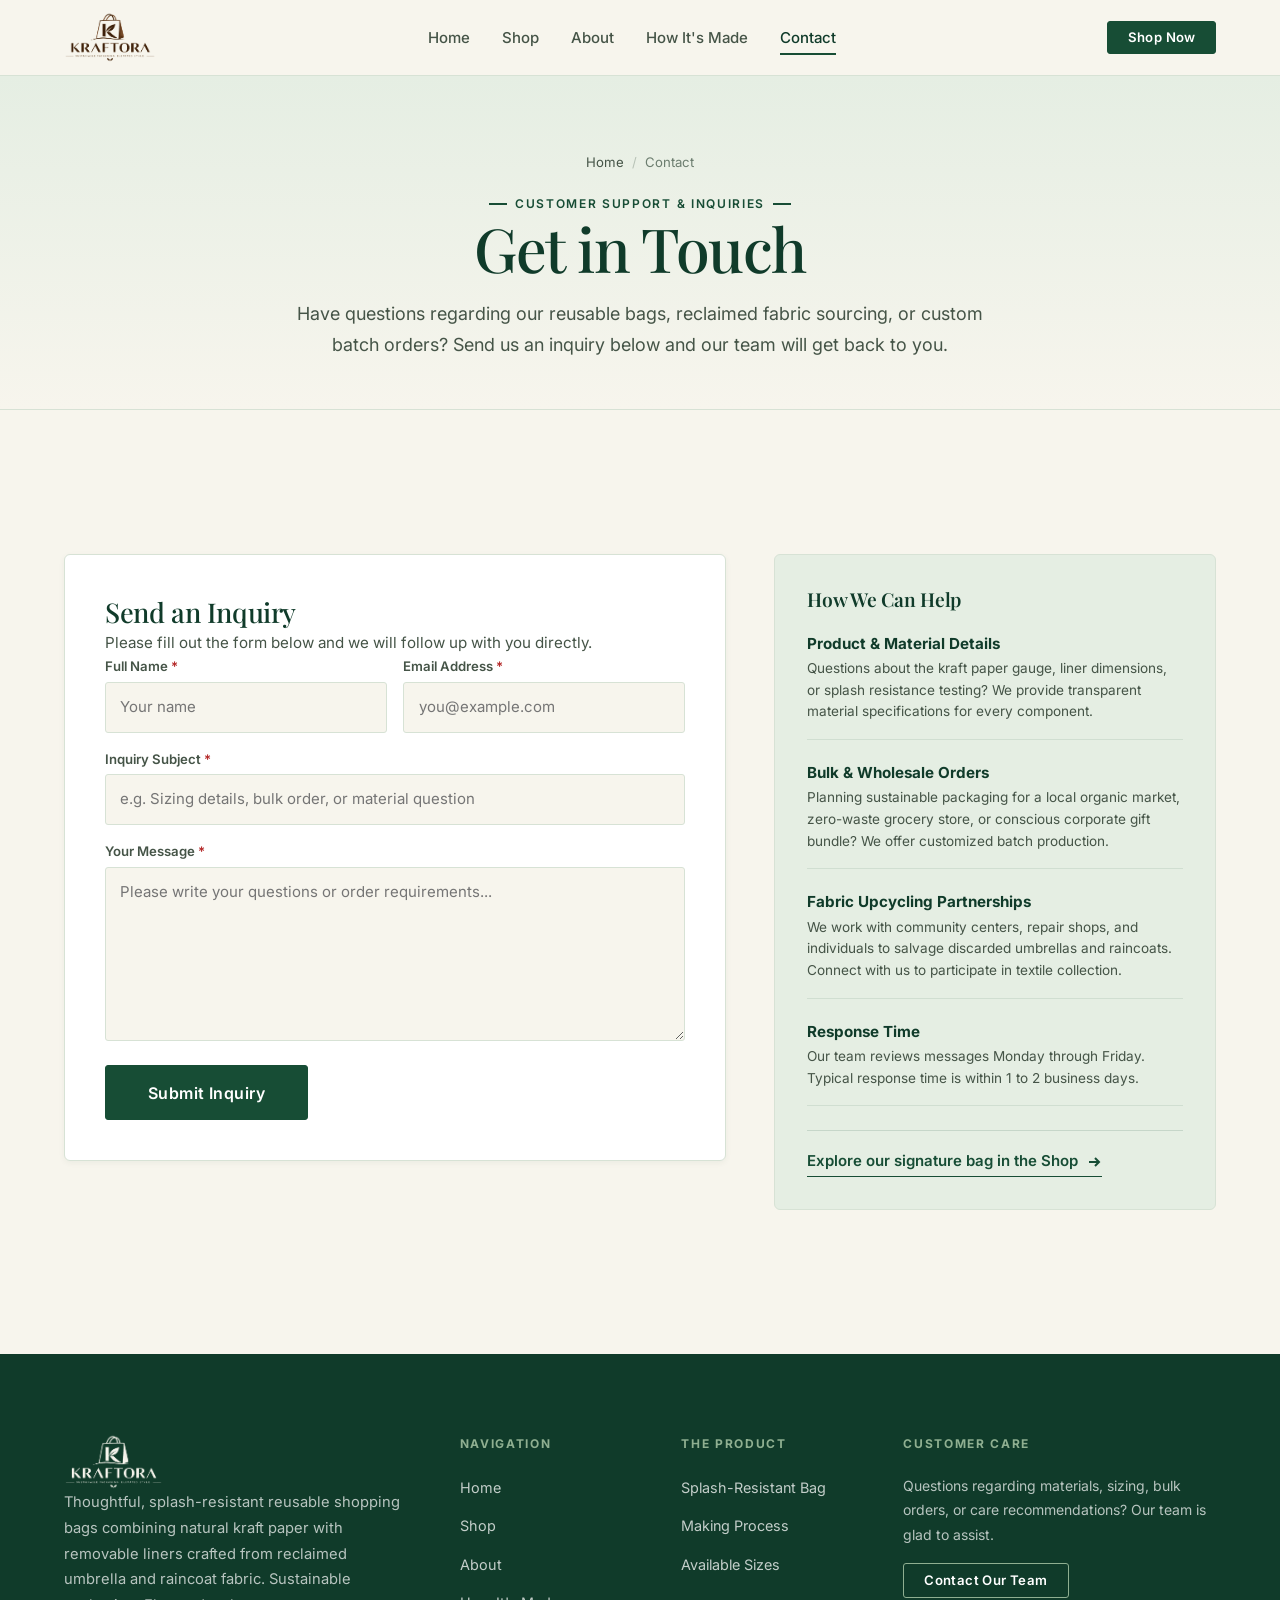
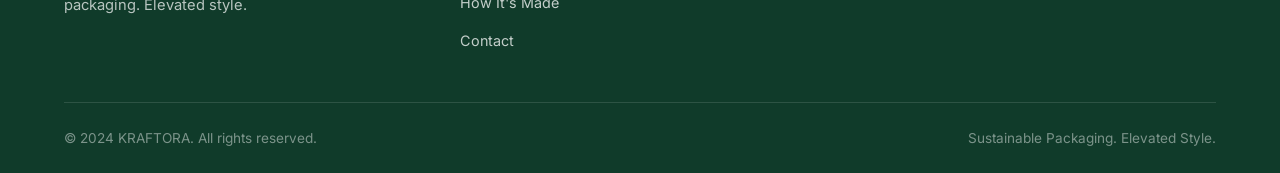
<file: contact.html>
<!DOCTYPE html>
<html lang="en">
<head>
  <meta charset="UTF-8"/>
  <meta name="viewport" content="width=device-width, initial-scale=1.0"/>
  <title>Contact — KRAFTORA</title>
  <meta name="description" content="Reach out to KRAFTORA for inquiries regarding our sustainable reusable bags, materials, sizing, or partnerships. Sustainable packaging. Elevated style."/>
  <link rel="preconnect" href="https://fonts.googleapis.com"/>
  <link rel="preconnect" href="https://fonts.gstatic.com" crossorigin/>
  <link href="https://fonts.googleapis.com/css2?family=Playfair+Display:ital,wght@0,400;0,500;0,600;0,700;1,400&family=Inter:wght@400;500;600;700&display=swap" rel="stylesheet"/>
  <link rel="stylesheet" href="css/style.css"/>
</head>
<body data-page="contact">

<!-- ===================== NAVIGATION ===================== -->
<nav class="nav">
  <div class="container">
    <div class="nav__inner">
      <a href="index.html" class="nav__logo" aria-label="KRAFTORA — Sustainable Packaging. Elevated Style.">
        <img src="images/kraftora-logo.png" alt="KRAFTORA — Sustainable Packaging. Elevated Style." class="nav__logo-img" width="92" height="52"/>
      </a>

      <ul class="nav__links" id="navLinks" role="list">
        <li><a href="index.html"        class="nav__link" data-nav="home">Home</a></li>
        <li><a href="shop.html"         class="nav__link" data-nav="shop">Shop</a></li>
        <li><a href="about.html"        class="nav__link" data-nav="about">About</a></li>
        <li><a href="how-its-made.html" class="nav__link" data-nav="process">How It's Made</a></li>
        <li><a href="contact.html"      class="nav__link" data-nav="contact">Contact</a></li>
      </ul>

      <div class="nav__actions">
        <a href="shop.html" class="btn btn--primary btn--sm" style="display:inline-flex; padding:0.55rem 1.2rem;">Shop Now</a>
        <button class="nav__toggle" id="navToggle" aria-label="Toggle menu" aria-expanded="false">
          <span></span><span></span><span></span>
        </button>
      </div>
    </div>
  </div>
</nav>

<!-- ===================== PAGE HEADER ===================== -->
<header class="shop-header">
  <div class="container">
    <div class="breadcrumb" style="justify-content:center;" aria-label="Breadcrumb">
      <a href="index.html">Home</a>
      <span class="breadcrumb__sep" aria-hidden="true">/</span>
      <span aria-current="page">Contact</span>
    </div>
    <div class="shop-header__inner">
      <div class="section-label section-label--center mb-3">Customer Support &amp; Inquiries</div>
      <h1 class="display-heading">Get in Touch</h1>
      <p class="shop-header__desc">
        Have questions regarding our reusable bags, reclaimed fabric sourcing, or custom batch orders? Send us an inquiry below and our team will get back to you.
      </p>
    </div>
  </div>
</header>

<!-- ===================== CONTACT CONTENT ===================== -->
<main class="section bg-cream">
  <div class="container">
    <div class="contact-layout">

      <!-- Left: Clean Inquiry Form -->
      <div class="contact-form-wrap">
        <h2 class="subsection-heading mb-3">Send an Inquiry</h2>
        <p class="lead mb-6" style="font-size:0.95rem;">Please fill out the form below and we will follow up with you directly.</p>

        <!-- Success Message -->
        <div class="form-success-card" id="contactSuccess" role="status" aria-live="polite">
          <strong style="display:block; margin-bottom:4px;">✓ Thank You for Reaching Out</strong>
          Your message has been received by our customer care desk. We will review your inquiry and follow up with you within 1 to 2 business days.
        </div>

        <form id="contactForm" novalidate aria-label="Contact form">
          <div class="form-grid" style="margin-bottom:var(--s-4);">
            <div class="form-group">
              <label class="form-label" for="ct-name">Full Name <span aria-hidden="true" style="color:#B42828;">*</span></label>
              <input class="form-input" id="ct-name" name="name" type="text" placeholder="Your name" autocomplete="name" required/>
              <span class="form-err" id="ct-err-name" role="alert">Please enter your name.</span>
            </div>

            <div class="form-group">
              <label class="form-label" for="ct-email">Email Address <span aria-hidden="true" style="color:#B42828;">*</span></label>
              <input class="form-input" id="ct-email" name="email" type="email" placeholder="you@example.com" autocomplete="email" required/>
              <span class="form-err" id="ct-err-email" role="alert">Please enter a valid email address.</span>
            </div>
          </div>

          <div class="form-group" style="margin-bottom:var(--s-4);">
            <label class="form-label" for="ct-subject">Inquiry Subject <span aria-hidden="true" style="color:#B42828;">*</span></label>
            <input class="form-input" id="ct-subject" name="subject" type="text" placeholder="e.g. Sizing details, bulk order, or material question" required/>
            <span class="form-err" id="ct-err-subject" role="alert">Please enter an inquiry topic.</span>
          </div>

          <div class="form-group" style="margin-bottom:var(--s-6);">
            <label class="form-label" for="ct-message">Your Message <span aria-hidden="true" style="color:#B42828;">*</span></label>
            <textarea class="form-input" id="ct-message" name="message" placeholder="Please write your questions or order requirements..." rows="6" required></textarea>
            <span class="form-err" id="ct-err-message" role="alert">Please enter at least 10 characters.</span>
          </div>

          <button type="submit" class="btn btn--primary btn--lg">
            Submit Inquiry
          </button>
        </form>
      </div>

      <!-- Right: Inquiry Guidance & Topics -->
      <aside class="contact-guidance" aria-label="Inquiry guidelines">
        <h3 class="contact-guidance__title">How We Can Help</h3>

        <div class="contact-topic">
          <strong>Product &amp; Material Details</strong>
          <p>Questions about the kraft paper gauge, liner dimensions, or splash resistance testing? We provide transparent material specifications for every component.</p>
        </div>

        <div class="contact-topic">
          <strong>Bulk &amp; Wholesale Orders</strong>
          <p>Planning sustainable packaging for a local organic market, zero-waste grocery store, or conscious corporate gift bundle? We offer customized batch production.</p>
        </div>

        <div class="contact-topic">
          <strong>Fabric Upcycling Partnerships</strong>
          <p>We work with community centers, repair shops, and individuals to salvage discarded umbrellas and raincoats. Connect with us to participate in textile collection.</p>
        </div>

        <div class="contact-topic">
          <strong>Response Time</strong>
          <p>Our team reviews messages Monday through Friday. Typical response time is within 1 to 2 business days.</p>
        </div>

        <div style="margin-top:var(--s-6); padding-top:var(--s-4); border-top:1px solid rgba(23,77,53,0.15);">
          <a href="shop.html" class="link-arrow">
            Explore our signature bag in the Shop
            <svg viewBox="0 0 16 16" fill="none" stroke="currentColor" stroke-width="2"><path d="M3 8h10M9 4l4 4-4 4"/></svg>
          </a>
        </div>
      </aside>

    </div>
  </div>
</main>

<!-- ===================== FOOTER ===================== -->
<footer class="footer" role="contentinfo">
  <div class="container">
    <div class="footer__main">
      <div class="footer__brand">
        <div class="footer__brand-logo mb-3">
          <img src="images/kraftora-logo-light.png" alt="KRAFTORA" class="footer__logo-img" width="99" height="56"/>
        </div>
        <p class="footer__brand-desc">
          Thoughtful, splash-resistant reusable shopping bags combining natural kraft paper with removable liners crafted from reclaimed umbrella and raincoat fabric. Sustainable packaging. Elevated style.
        </p>
      </div>

      <div>
        <div class="footer__col-title">Navigation</div>
        <ul class="footer__links" role="list">
          <li><a href="index.html"        class="footer__link">Home</a></li>
          <li><a href="shop.html"         class="footer__link">Shop</a></li>
          <li><a href="about.html"        class="footer__link">About</a></li>
          <li><a href="how-its-made.html" class="footer__link">How It's Made</a></li>
          <li><a href="contact.html"      class="footer__link">Contact</a></li>
        </ul>
      </div>

      <div>
        <div class="footer__col-title">The Product</div>
        <ul class="footer__links" role="list">
          <li><a href="product.html" class="footer__link">Splash-Resistant Bag</a></li>
          <li><a href="how-its-made.html" class="footer__link">Making Process</a></li>
          <li><a href="product.html" class="footer__link">Available Sizes</a></li>
        </ul>
      </div>

      <div>
        <div class="footer__col-title">Customer Care</div>
        <p class="footer__brand-desc" style="font-size:0.875rem; margin-bottom:var(--s-4);">
          Questions regarding materials, sizing, bulk orders, or care recommendations? Our team is glad to assist.
        </p>
        <a href="contact.html" class="btn btn--secondary btn--sm" style="color:var(--white); border-color:var(--sage);">
          Contact Our Team
        </a>
      </div>
    </div>

    <div class="footer__bottom">
      <span>&copy; 2024 KRAFTORA. All rights reserved.</span>
      <span>Sustainable Packaging. Elevated Style.</span>
    </div>
  </div>
</footer>

<script src="js/config.js"></script>
<script src="js/cart.js"></script>
<script src="js/main.js"></script>
</body>
</html>
</file>
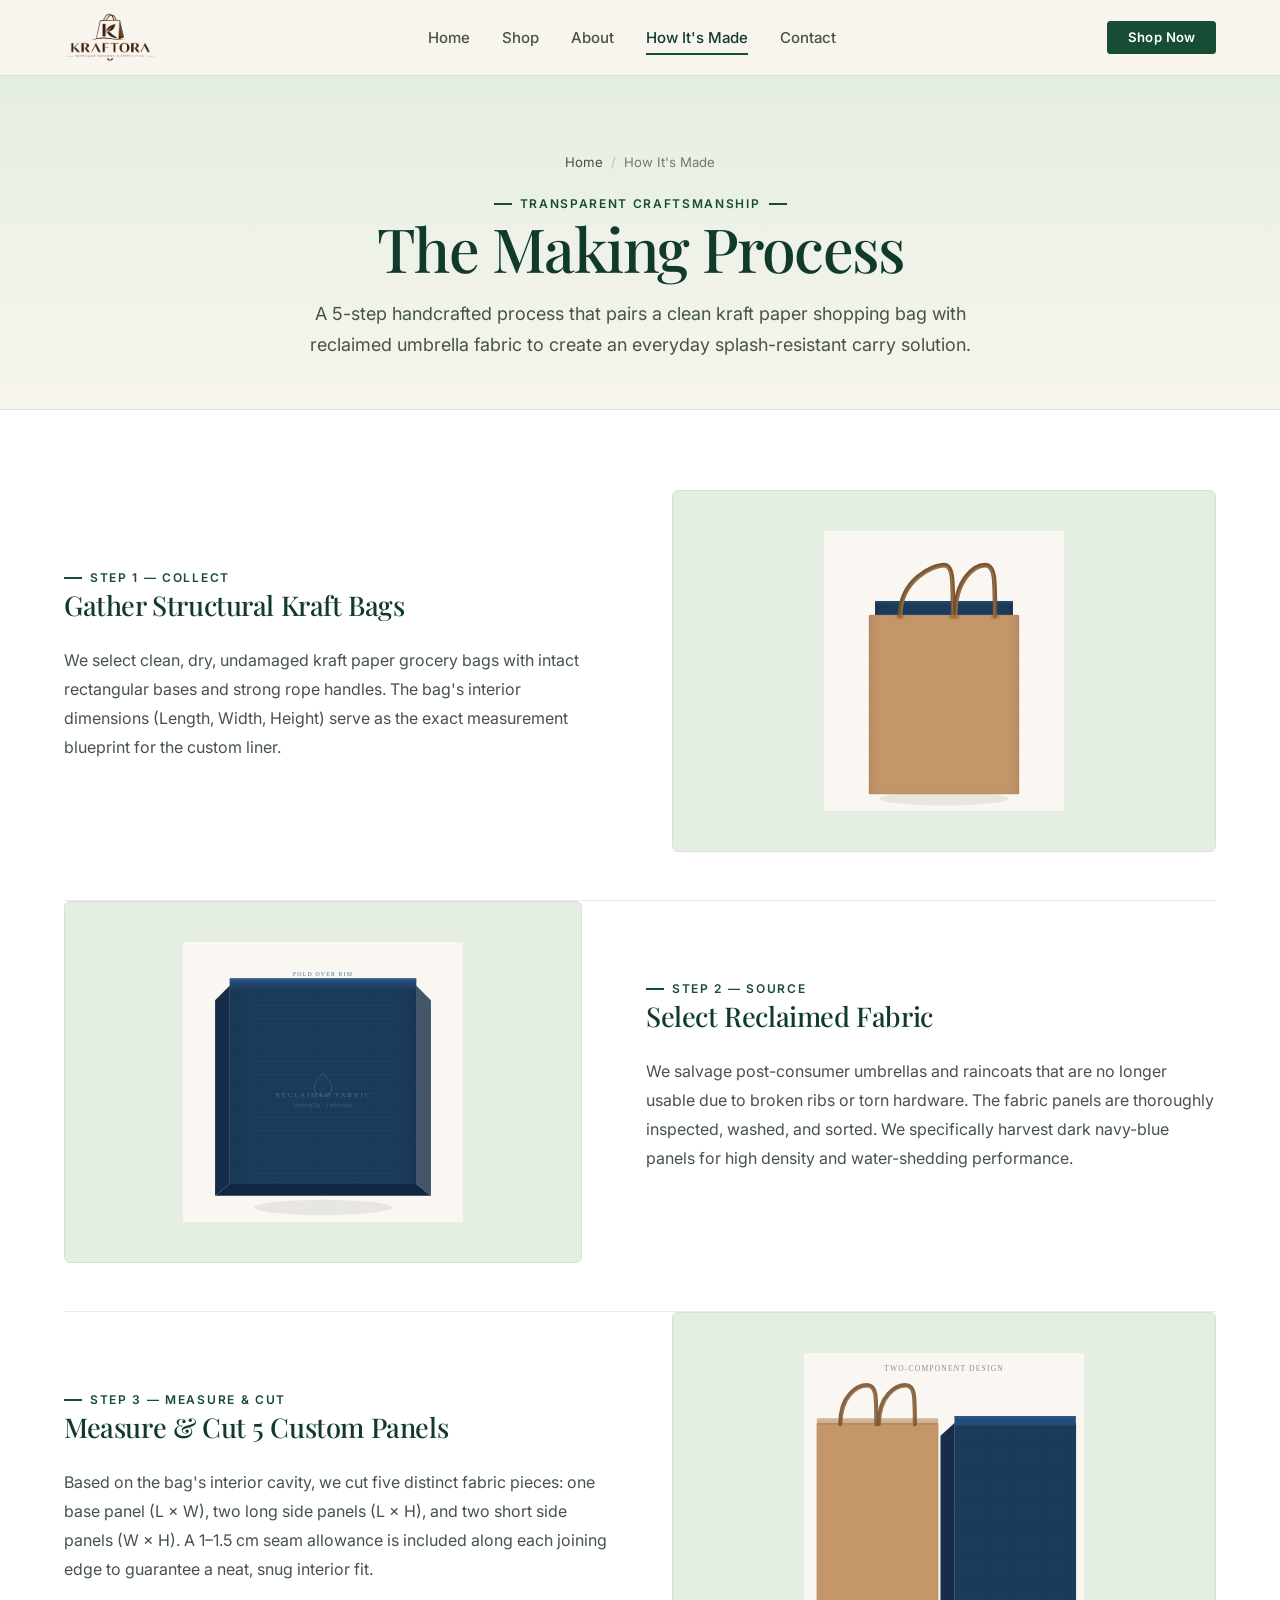
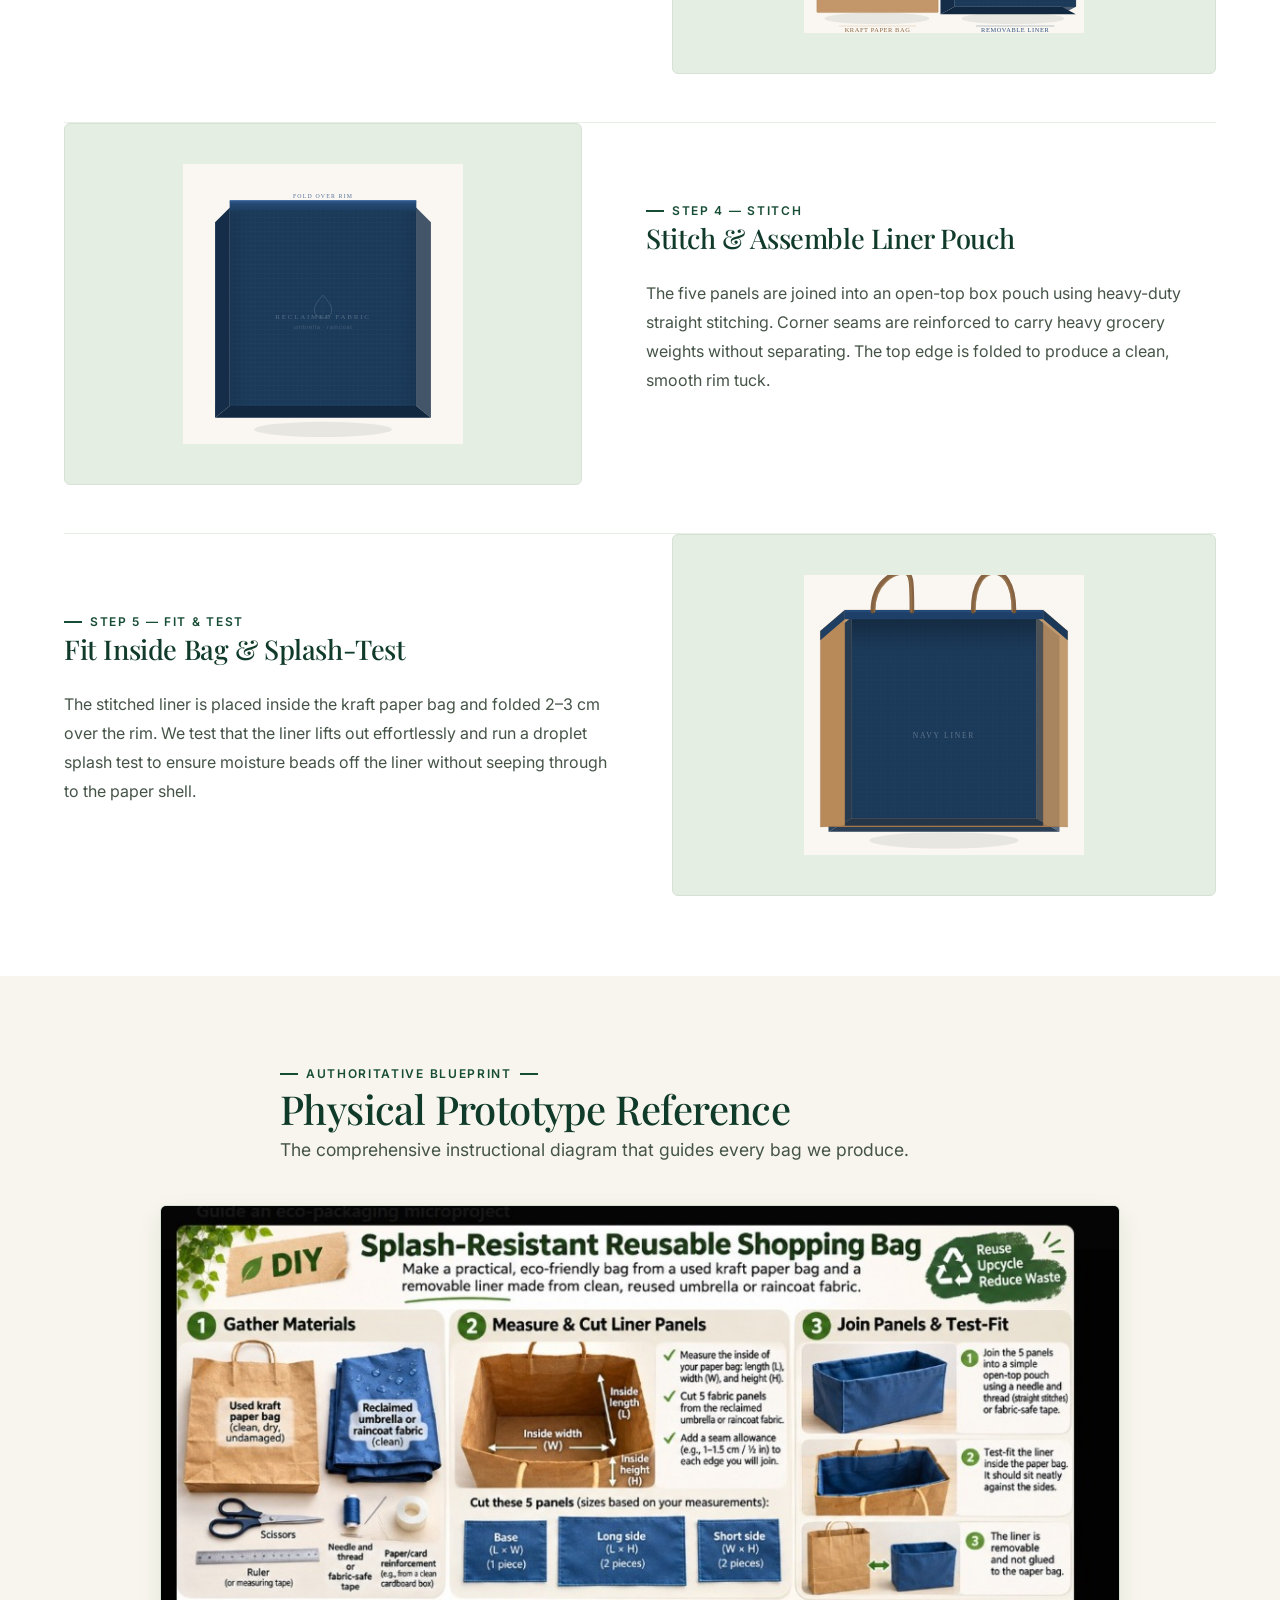
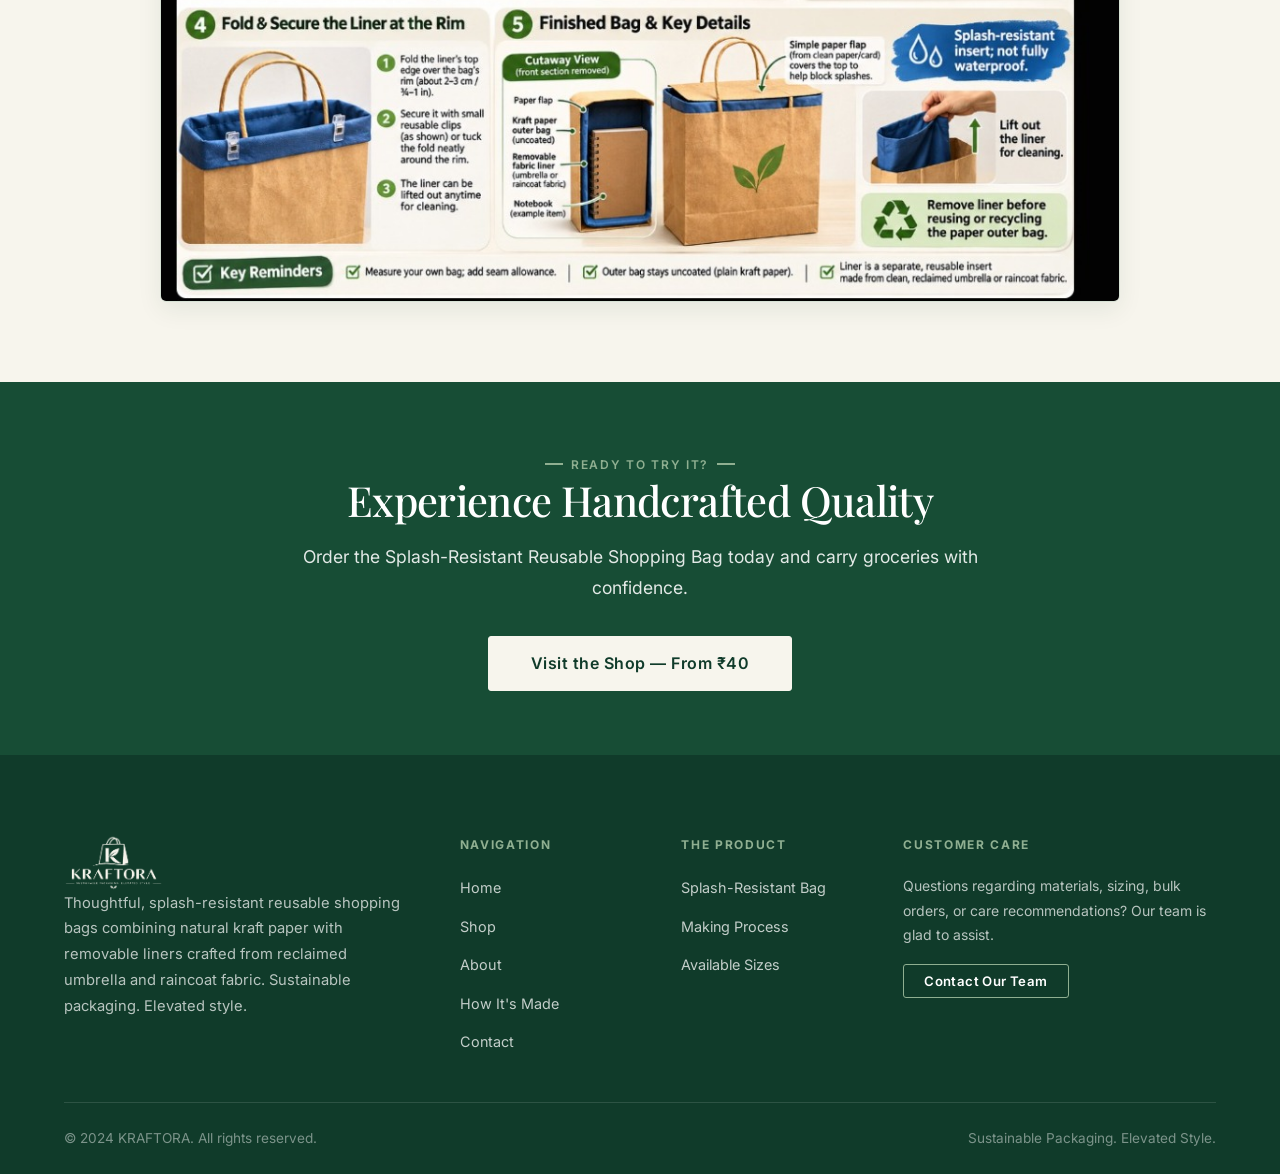
<file: how-its-made.html>
<!DOCTYPE html>
<html lang="en">
<head>
  <meta charset="UTF-8"/>
  <meta name="viewport" content="width=device-width, initial-scale=1.0"/>
  <title>How It's Made — KRAFTORA</title>
  <meta name="description" content="A 5-step look at how the Splash-Resistant Reusable Shopping Bag is crafted by KRAFTORA — from selecting kraft paper bags to measuring, stitching, and testing the reclaimed fabric liner. Sustainable packaging. Elevated style."/>
  <link rel="preconnect" href="https://fonts.googleapis.com"/>
  <link rel="preconnect" href="https://fonts.gstatic.com" crossorigin/>
  <link href="https://fonts.googleapis.com/css2?family=Playfair+Display:ital,wght@0,400;0,500;0,600;0,700;1,400&family=Inter:wght@400;500;600;700&display=swap" rel="stylesheet"/>
  <link rel="stylesheet" href="css/style.css"/>
</head>
<body data-page="process">

<!-- ===================== NAVIGATION ===================== -->
<nav class="nav">
  <div class="container">
    <div class="nav__inner">
      <a href="index.html" class="nav__logo" aria-label="KRAFTORA — Sustainable Packaging. Elevated Style.">
        <img src="images/kraftora-logo.png" alt="KRAFTORA — Sustainable Packaging. Elevated Style." class="nav__logo-img" width="92" height="52"/>
      </a>

      <ul class="nav__links" id="navLinks" role="list">
        <li><a href="index.html"        class="nav__link" data-nav="home">Home</a></li>
        <li><a href="shop.html"         class="nav__link" data-nav="shop">Shop</a></li>
        <li><a href="about.html"        class="nav__link" data-nav="about">About</a></li>
        <li><a href="how-its-made.html" class="nav__link" data-nav="process">How It's Made</a></li>
        <li><a href="contact.html"      class="nav__link" data-nav="contact">Contact</a></li>
      </ul>

      <div class="nav__actions">
        <a href="shop.html" class="btn btn--primary btn--sm" style="display:inline-flex; padding:0.55rem 1.2rem;">Shop Now</a>
        <button class="nav__toggle" id="navToggle" aria-label="Toggle menu" aria-expanded="false">
          <span></span><span></span><span></span>
        </button>
      </div>
    </div>
  </div>
</nav>

<!-- ===================== PAGE HEADER ===================== -->
<header class="shop-header">
  <div class="container">
    <div class="breadcrumb" style="justify-content:center;" aria-label="Breadcrumb">
      <a href="index.html">Home</a>
      <span class="breadcrumb__sep" aria-hidden="true">/</span>
      <span aria-current="page">How It's Made</span>
    </div>
    <div class="shop-header__inner">
      <div class="section-label section-label--center mb-3">Transparent Craftsmanship</div>
      <h1 class="display-heading">The Making Process</h1>
      <p class="shop-header__desc">
        A 5-step handcrafted process that pairs a clean kraft paper shopping bag with reclaimed umbrella fabric to create an everyday splash-resistant carry solution.
      </p>
    </div>
  </div>
</header>

<!-- ===================== PROCESS STEPS ===================== -->
<main class="section bg-white" aria-label="Production steps">
  <div class="container">

    <!-- Step 1 -->
    <article class="spotlight-grid mb-16" style="padding-bottom:var(--s-12); border-bottom:1px solid var(--border-light);">
      <div class="spotlight-content">
        <div class="section-label mb-2">Step 1 — Collect</div>
        <h2 class="subsection-heading mb-4">Gather Structural Kraft Bags</h2>
        <p class="lead" style="font-size:1rem; line-height:1.8;">
          We select clean, dry, undamaged kraft paper grocery bags with intact rectangular bases and strong rope handles. The bag's interior dimensions (Length, Width, Height) serve as the exact measurement blueprint for the custom liner.
        </p>
      </div>
      <div class="spotlight-visual" style="background:var(--soft-green);">
        <img src="images/product-front.svg" alt="Clean kraft paper shopping bag" loading="lazy" style="max-height:280px;"/>
      </div>
    </article>

    <!-- Step 2 -->
    <article class="spotlight-grid mb-16" style="padding-bottom:var(--s-12); border-bottom:1px solid var(--border-light); grid-template-columns: 1fr 1.1fr;">
      <div class="spotlight-visual" style="background:var(--soft-green);">
        <img src="images/product-liner.svg" alt="Reclaimed navy fabric panels" loading="lazy" style="max-height:280px;"/>
      </div>
      <div class="spotlight-content">
        <div class="section-label mb-2">Step 2 — Source</div>
        <h2 class="subsection-heading mb-4">Select Reclaimed Fabric</h2>
        <p class="lead" style="font-size:1rem; line-height:1.8;">
          We salvage post-consumer umbrellas and raincoats that are no longer usable due to broken ribs or torn hardware. The fabric panels are thoroughly inspected, washed, and sorted. We specifically harvest dark navy-blue panels for high density and water-shedding performance.
        </p>
      </div>
    </article>

    <!-- Step 3 -->
    <article class="spotlight-grid mb-16" style="padding-bottom:var(--s-12); border-bottom:1px solid var(--border-light);">
      <div class="spotlight-content">
        <div class="section-label mb-2">Step 3 — Measure &amp; Cut</div>
        <h2 class="subsection-heading mb-4">Measure &amp; Cut 5 Custom Panels</h2>
        <p class="lead" style="font-size:1rem; line-height:1.8;">
          Based on the bag's interior cavity, we cut five distinct fabric pieces: one base panel (L × W), two long side panels (L × H), and two short side panels (W × H). A 1–1.5 cm seam allowance is included along each joining edge to guarantee a neat, snug interior fit.
        </p>
      </div>
      <div class="spotlight-visual" style="background:var(--soft-green);">
        <img src="images/product-assembly.svg" alt="Fabric panels measured and prepared" loading="lazy" style="max-height:280px;"/>
      </div>
    </article>

    <!-- Step 4 -->
    <article class="spotlight-grid mb-16" style="padding-bottom:var(--s-12); border-bottom:1px solid var(--border-light); grid-template-columns: 1fr 1.1fr;">
      <div class="spotlight-visual" style="background:var(--soft-green);">
        <img src="images/product-liner.svg" alt="Stitched navy liner pouch" loading="lazy" style="max-height:280px;"/>
      </div>
      <div class="spotlight-content">
        <div class="section-label mb-2">Step 4 — Stitch</div>
        <h2 class="subsection-heading mb-4">Stitch &amp; Assemble Liner Pouch</h2>
        <p class="lead" style="font-size:1rem; line-height:1.8;">
          The five panels are joined into an open-top box pouch using heavy-duty straight stitching. Corner seams are reinforced to carry heavy grocery weights without separating. The top edge is folded to produce a clean, smooth rim tuck.
        </p>
      </div>
    </article>

    <!-- Step 5 -->
    <article class="spotlight-grid">
      <div class="spotlight-content">
        <div class="section-label mb-2">Step 5 — Fit &amp; Test</div>
        <h2 class="subsection-heading mb-4">Fit Inside Bag &amp; Splash-Test</h2>
        <p class="lead" style="font-size:1rem; line-height:1.8;">
          The stitched liner is placed inside the kraft paper bag and folded 2–3 cm over the rim. We test that the liner lifts out effortlessly and run a droplet splash test to ensure moisture beads off the liner without seeping through to the paper shell.
        </p>
      </div>
      <div class="spotlight-visual" style="background:var(--soft-green);">
        <img src="images/product-open.svg" alt="Finished bag tested and ready" loading="lazy" style="max-height:280px;"/>
      </div>
    </article>

  </div>
</main>

<!-- ===================== BLUEPRINT REFERENCE ===================== -->
<section class="section bg-cream" aria-label="Reference blueprint">
  <div class="container">
    <div class="text-center" style="max-width:720px; margin-inline:auto; margin-bottom:var(--s-10);">
      <div class="section-label section-label--center mb-3">Authoritative Blueprint</div>
      <h2 class="section-heading">Physical Prototype Reference</h2>
      <p class="lead mt-4">The comprehensive instructional diagram that guides every bag we produce.</p>
    </div>

    <div style="max-width:960px; margin-inline:auto; border:1px solid var(--border); border-radius:var(--r-md); overflow:hidden; box-shadow:var(--shadow-md);">
      <img src="images/product-reference.jpg"
           alt="Complete physical prototype construction diagram"
           loading="lazy"
           style="width:100%; display:block;"/>
    </div>
  </div>
</section>

<!-- ===================== CTA ===================== -->
<section class="promo-banner" aria-label="Shop our bag">
  <div class="container">
    <div class="promo-banner__inner">
      <div class="section-label section-label--center mb-3" style="color:var(--sage);">Ready to try it?</div>
      <h2 class="promo-banner__title">Experience Handcrafted Quality</h2>
      <p class="promo-banner__text">Order the Splash-Resistant Reusable Shopping Bag today and carry groceries with confidence.</p>
      <a href="shop.html" class="btn btn--cream btn--lg">
        Visit the Shop — From ₹40
      </a>
    </div>
  </div>
</section>

<!-- ===================== FOOTER ===================== -->
<footer class="footer" role="contentinfo">
  <div class="container">
    <div class="footer__main">
      <div class="footer__brand">
        <div class="footer__brand-logo mb-3">
          <img src="images/kraftora-logo-light.png" alt="KRAFTORA" class="footer__logo-img" width="99" height="56"/>
        </div>
        <p class="footer__brand-desc">
          Thoughtful, splash-resistant reusable shopping bags combining natural kraft paper with removable liners crafted from reclaimed umbrella and raincoat fabric. Sustainable packaging. Elevated style.
        </p>
      </div>

      <div>
        <div class="footer__col-title">Navigation</div>
        <ul class="footer__links" role="list">
          <li><a href="index.html"        class="footer__link">Home</a></li>
          <li><a href="shop.html"         class="footer__link">Shop</a></li>
          <li><a href="about.html"        class="footer__link">About</a></li>
          <li><a href="how-its-made.html" class="footer__link">How It's Made</a></li>
          <li><a href="contact.html"      class="footer__link">Contact</a></li>
        </ul>
      </div>

      <div>
        <div class="footer__col-title">The Product</div>
        <ul class="footer__links" role="list">
          <li><a href="product.html" class="footer__link">Splash-Resistant Bag</a></li>
          <li><a href="how-its-made.html" class="footer__link">Making Process</a></li>
          <li><a href="product.html" class="footer__link">Available Sizes</a></li>
        </ul>
      </div>

      <div>
        <div class="footer__col-title">Customer Care</div>
        <p class="footer__brand-desc" style="font-size:0.875rem; margin-bottom:var(--s-4);">
          Questions regarding materials, sizing, bulk orders, or care recommendations? Our team is glad to assist.
        </p>
        <a href="contact.html" class="btn btn--secondary btn--sm" style="color:var(--white); border-color:var(--sage);">
          Contact Our Team
        </a>
      </div>
    </div>

    <div class="footer__bottom">
      <span>&copy; 2024 KRAFTORA. All rights reserved.</span>
      <span>Sustainable Packaging. Elevated Style.</span>
    </div>
  </div>
</footer>

<script src="js/config.js"></script>
<script src="js/cart.js"></script>
<script src="js/main.js"></script>
</body>
</html>
</file>
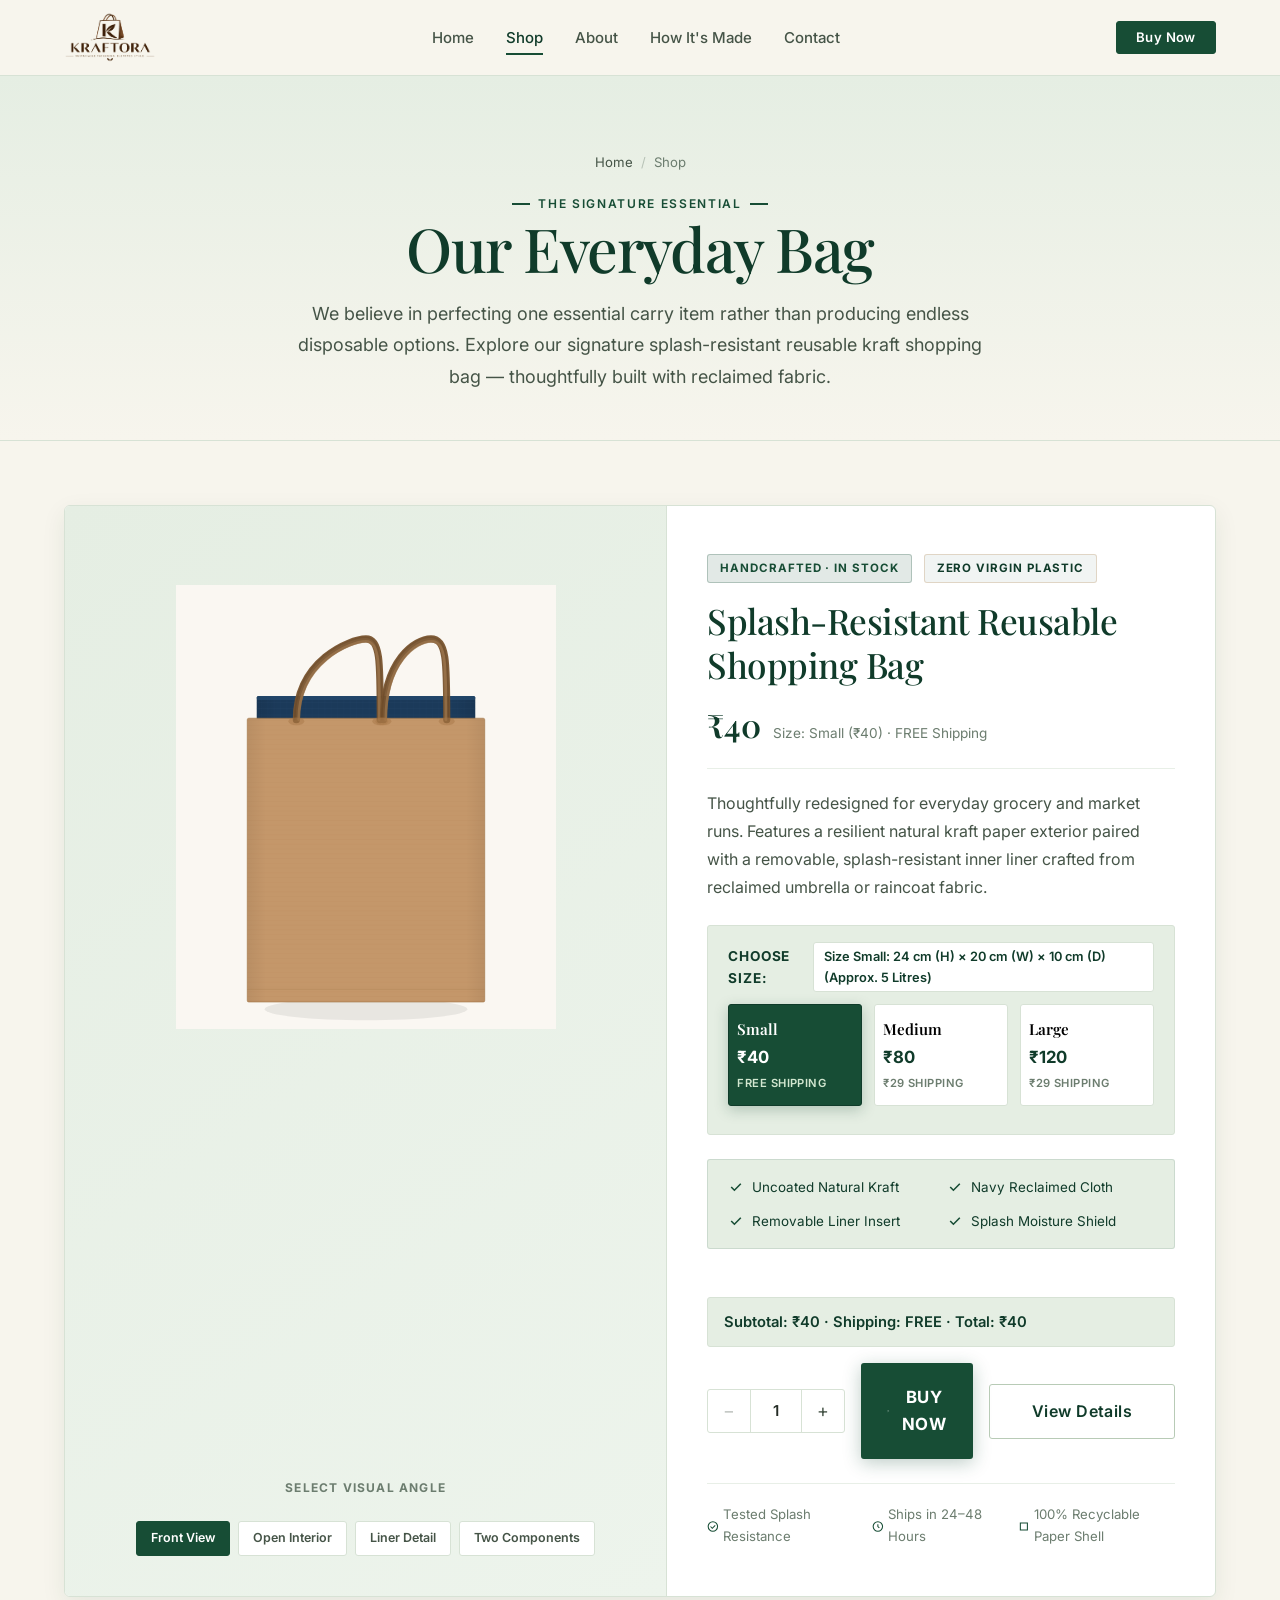
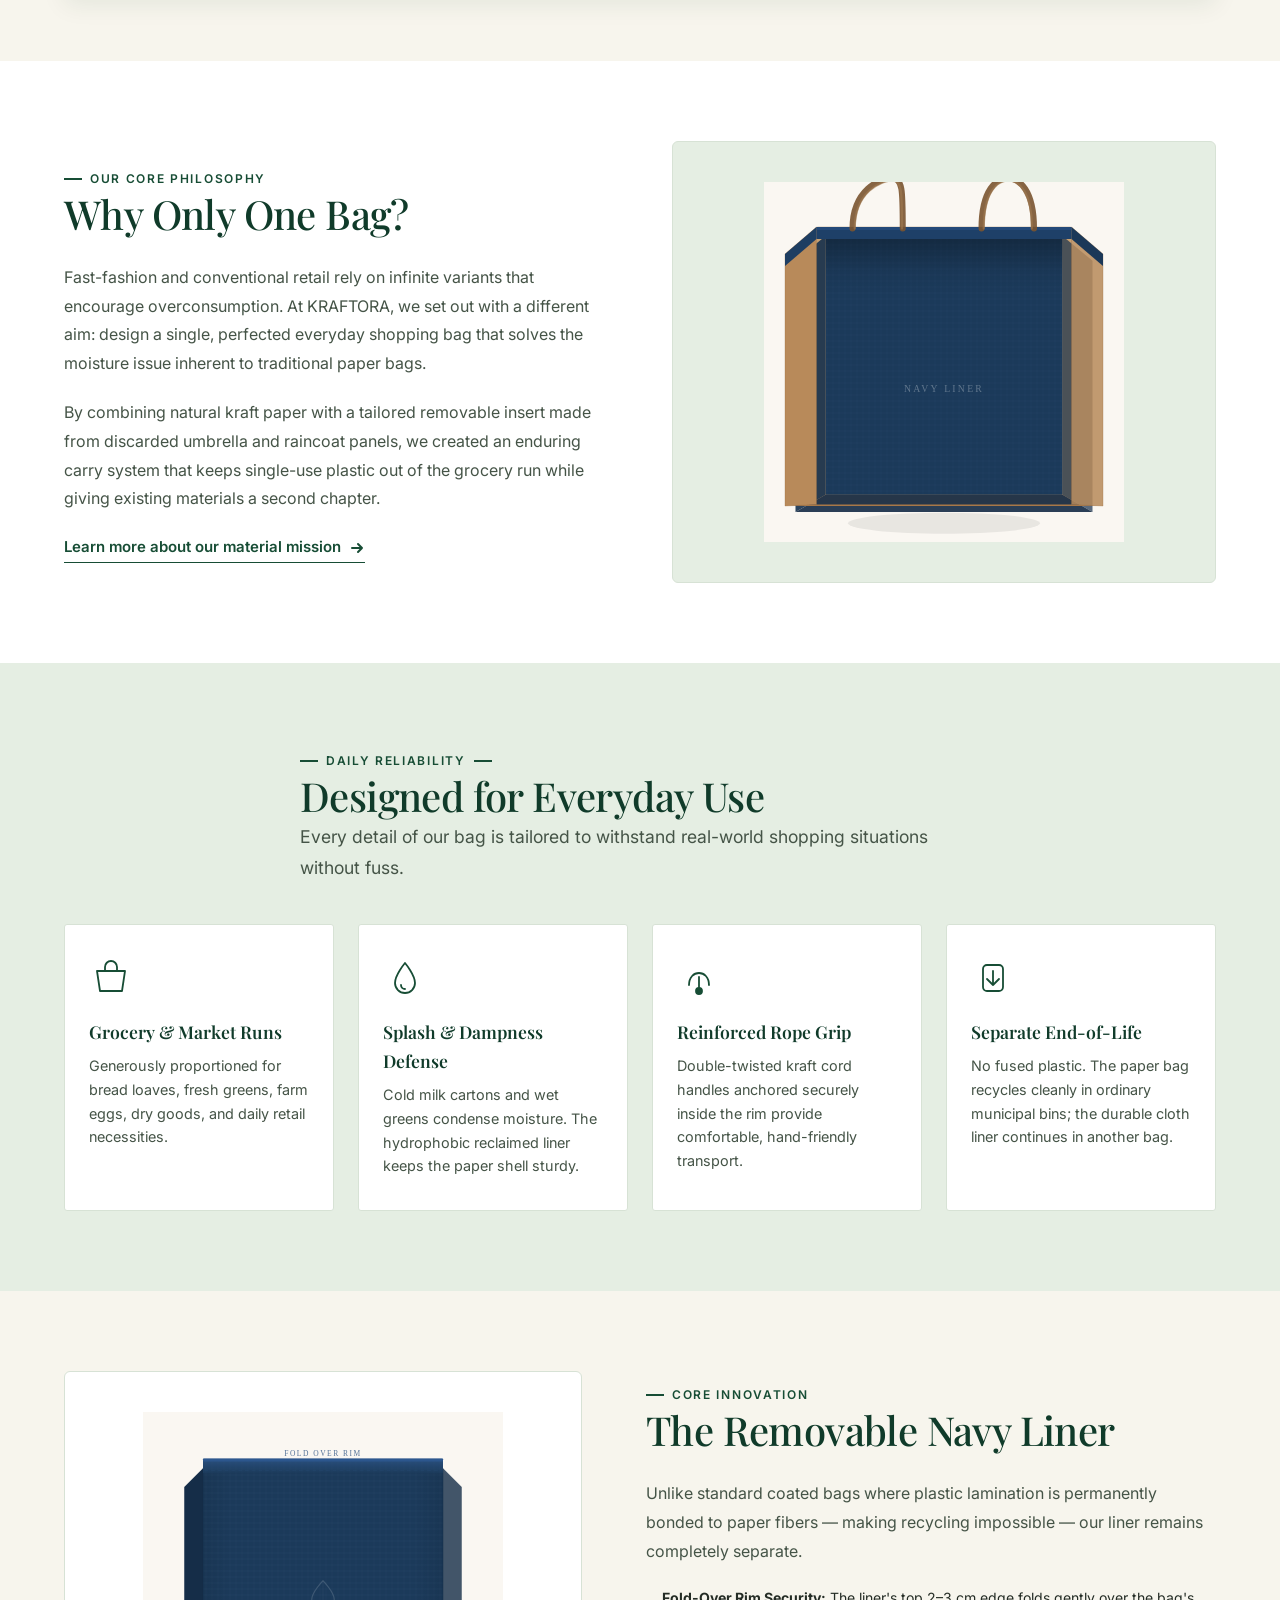
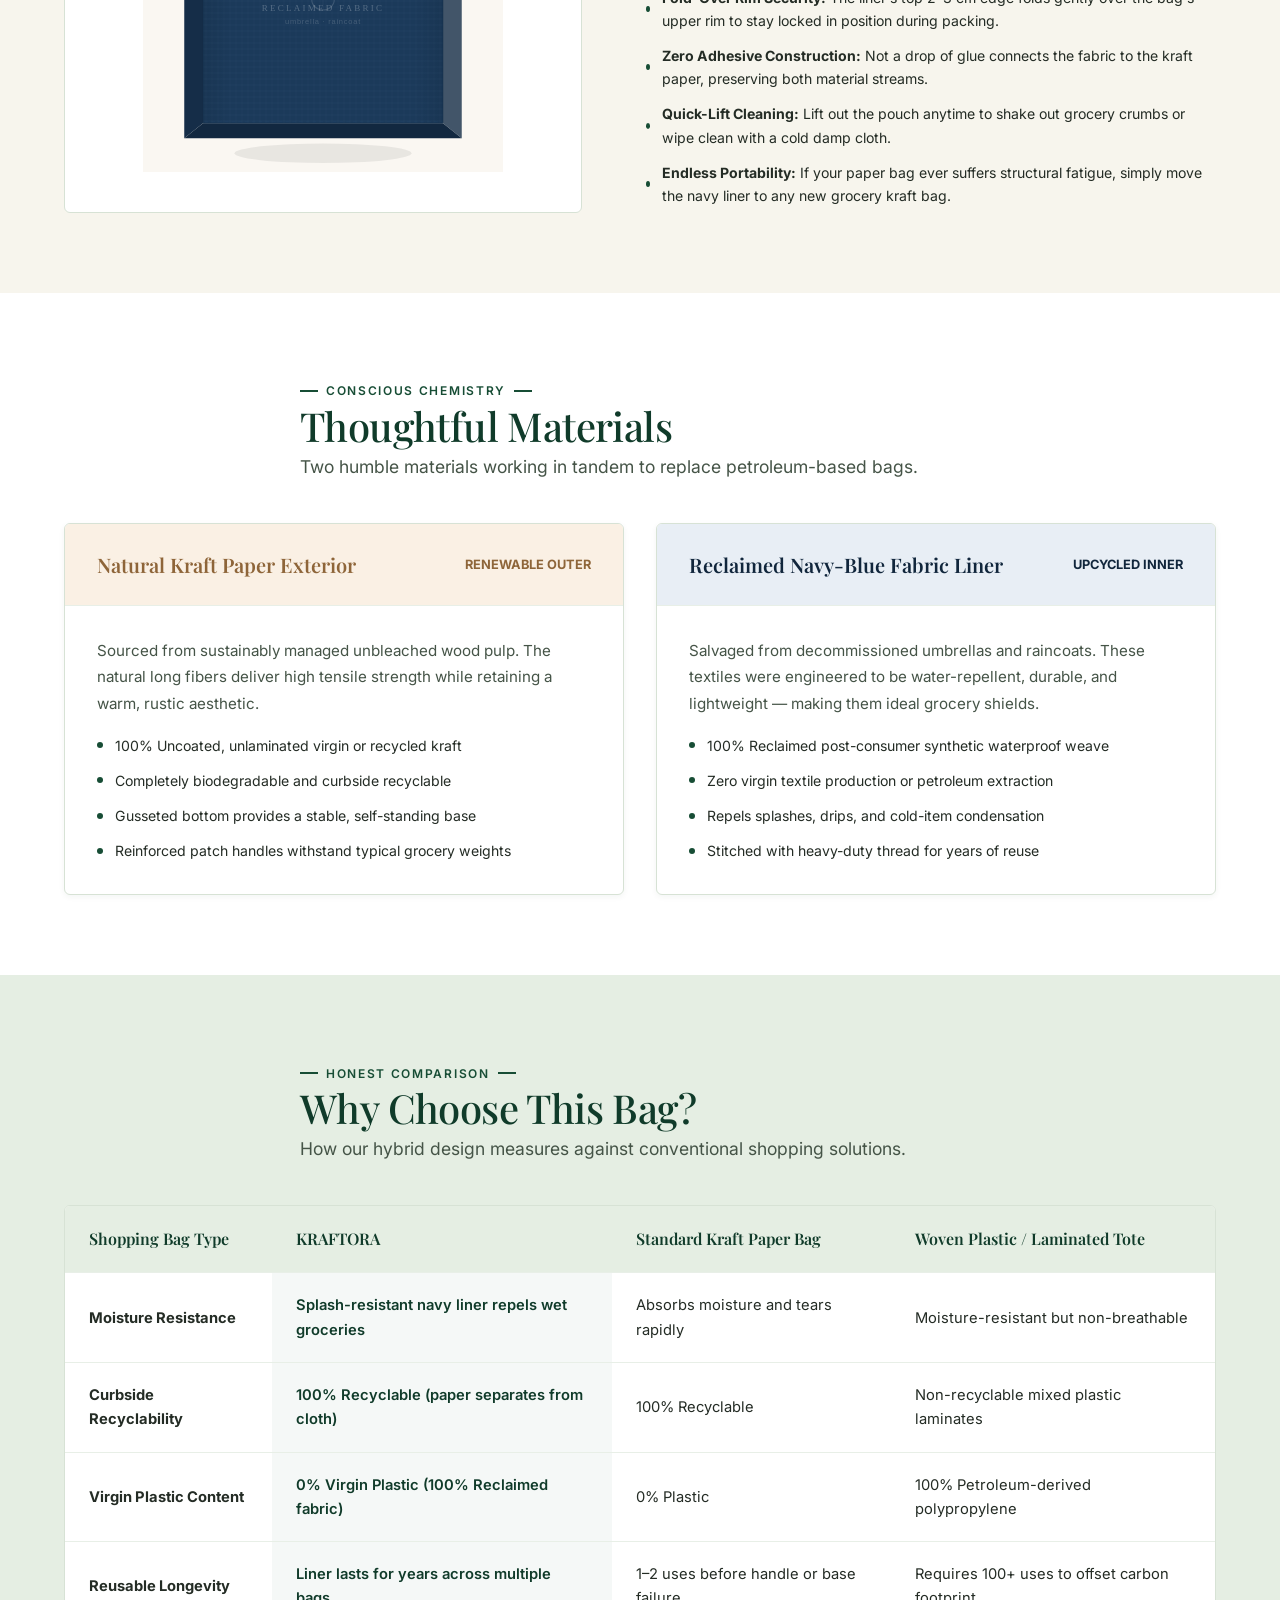
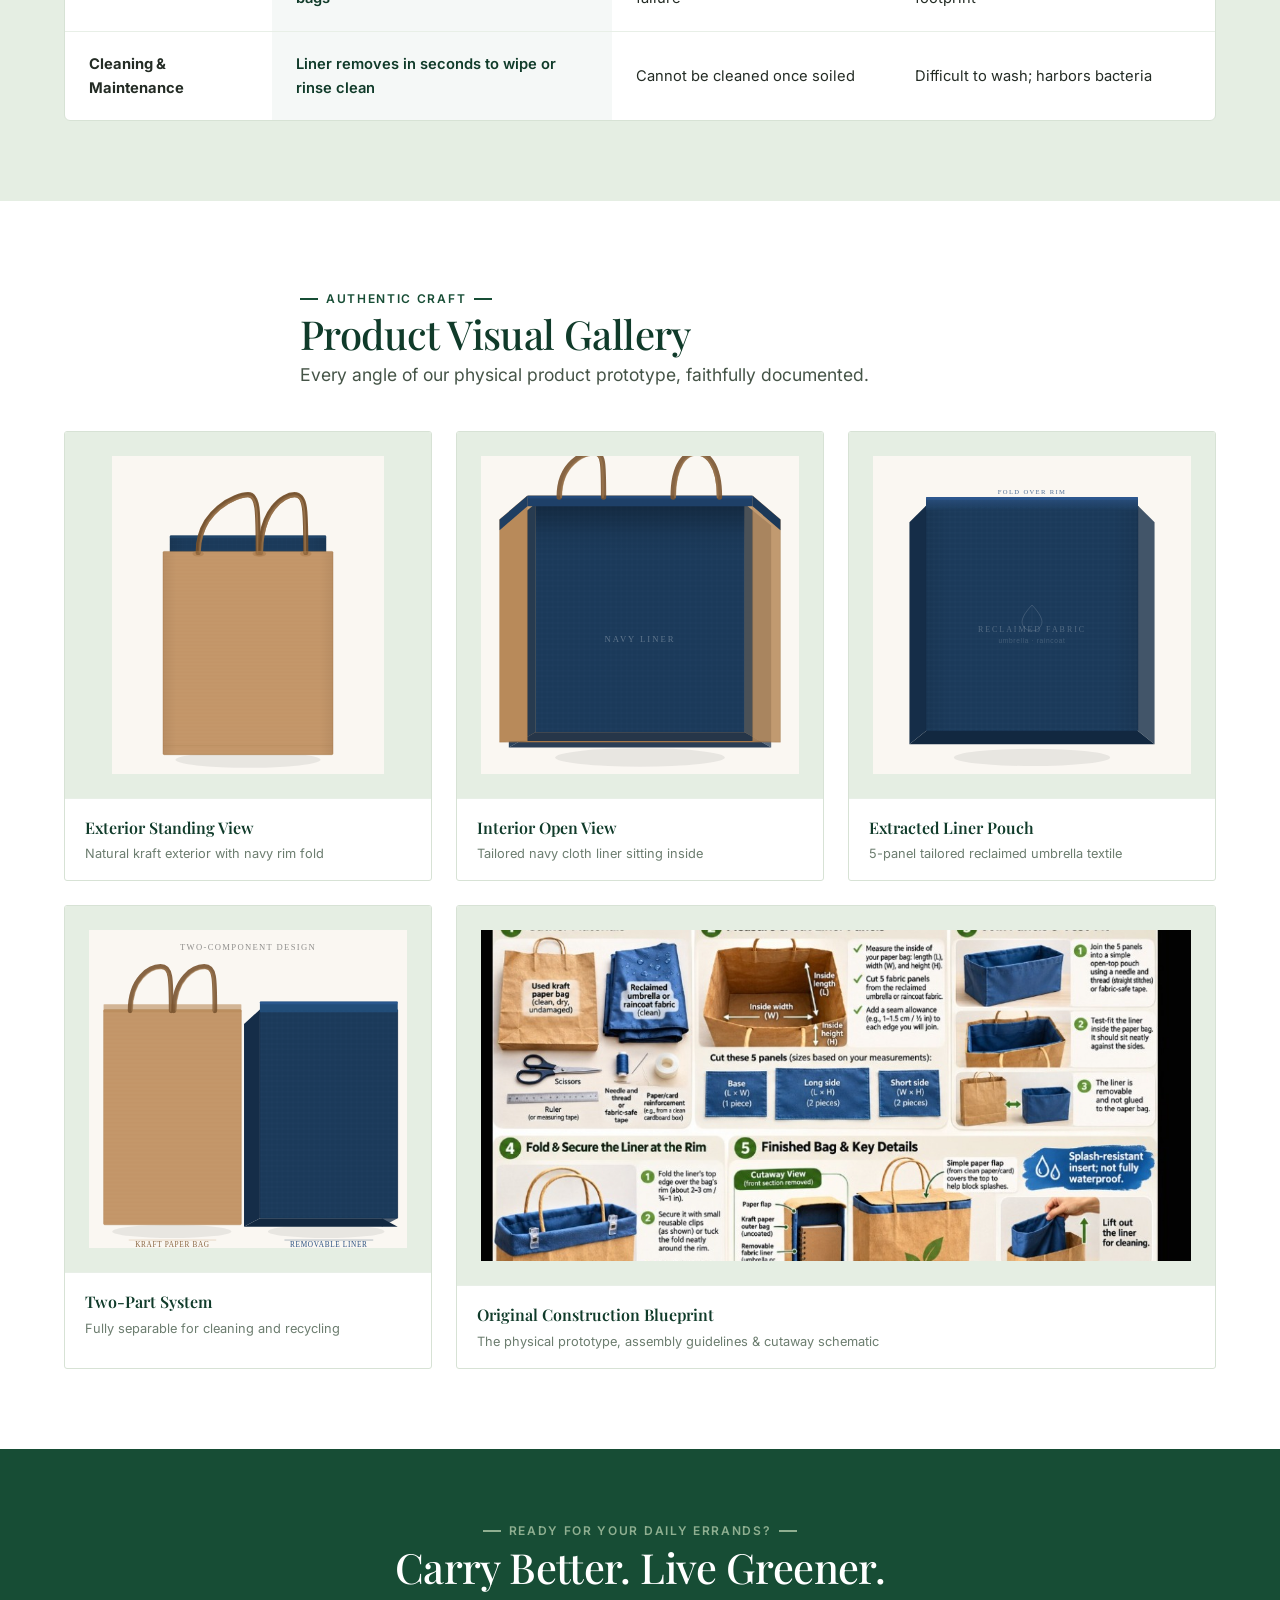
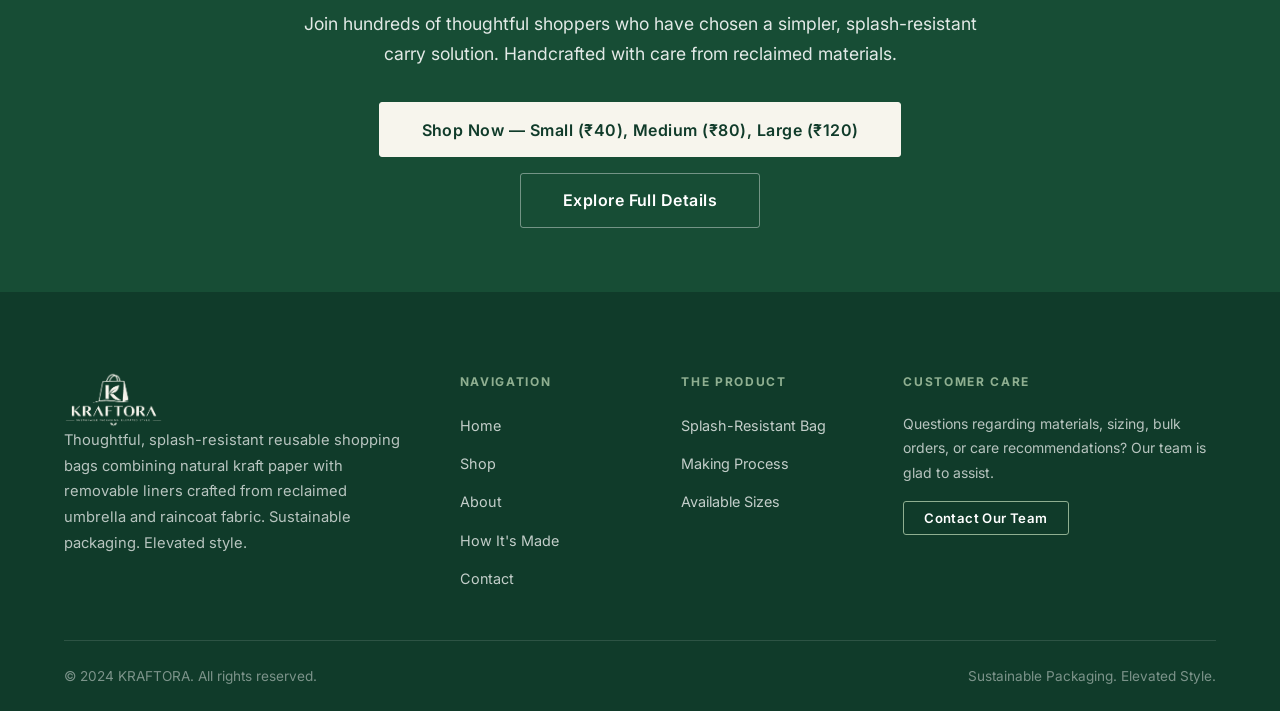
<file: shop.html>
<!DOCTYPE html>
<html lang="en">
<head>
  <meta charset="UTF-8"/>
  <meta name="viewport" content="width=device-width, initial-scale=1.0"/>
  <title>Shop — KRAFTORA</title>
  <meta name="description" content="Explore the Splash-Resistant Reusable Shopping Bag by KRAFTORA. Crafted with natural kraft paper and a removable, splash-resistant reclaimed navy fabric liner. Sustainable packaging. Elevated style."/>
  <link rel="preconnect" href="https://fonts.googleapis.com"/>
  <link rel="preconnect" href="https://fonts.gstatic.com" crossorigin/>
  <link href="https://fonts.googleapis.com/css2?family=Playfair+Display:ital,wght@0,400;0,500;0,600;0,700;1,400&family=Inter:wght@400;500;600;700&display=swap" rel="stylesheet"/>
  <link rel="stylesheet" href="css/style.css"/>
</head>
<body data-page="shop">

<!-- ===================== NAVIGATION ===================== -->
<nav class="nav">
  <div class="container">
    <div class="nav__inner">
      <a href="index.html" class="nav__logo" aria-label="KRAFTORA — Sustainable Packaging. Elevated Style.">
        <img src="images/kraftora-logo.png" alt="KRAFTORA — Sustainable Packaging. Elevated Style." class="nav__logo-img" width="92" height="52"/>
      </a>

      <ul class="nav__links" id="navLinks" role="list">
        <li><a href="index.html"        class="nav__link" data-nav="home">Home</a></li>
        <li><a href="shop.html"         class="nav__link" data-nav="shop">Shop</a></li>
        <li><a href="about.html"        class="nav__link" data-nav="about">About</a></li>
        <li><a href="how-its-made.html" class="nav__link" data-nav="process">How It's Made</a></li>
        <li><a href="contact.html"      class="nav__link" data-nav="contact">Contact</a></li>
      </ul>

      <div class="nav__actions">
        <a href="product.html" class="btn btn--primary btn--sm" style="display:inline-flex; padding:0.55rem 1.2rem;">Buy Now</a>
        <button class="nav__toggle" id="navToggle" aria-label="Toggle menu" aria-expanded="false">
          <span></span><span></span><span></span>
        </button>
      </div>
    </div>
  </div>
</nav>

<!-- ===================== SECTION A: SHOP INTRODUCTION ===================== -->
<header class="shop-header">
  <div class="container">
    <div class="breadcrumb" style="justify-content:center;" aria-label="Breadcrumb">
      <a href="index.html">Home</a>
      <span class="breadcrumb__sep" aria-hidden="true">/</span>
      <span aria-current="page">Shop</span>
    </div>
    <div class="shop-header__inner">
      <div class="section-label section-label--center mb-3">The Signature Essential</div>
      <h1 class="display-heading">Our Everyday Bag</h1>
      <p class="shop-header__desc">
        We believe in perfecting one essential carry item rather than producing endless disposable options. Explore our signature splash-resistant reusable kraft shopping bag — thoughtfully built with reclaimed fabric.
      </p>
    </div>
  </div>
</header>

<!-- ===================== SECTION B: FEATURED SHOWCASE CARD ===================== -->
<section class="shop-showcase-section" aria-label="Featured Product Showcase">
  <div class="container">
    <div class="shop-showcase">

      <!-- Left: Interactive Visual Display -->
      <div class="shop-showcase__visual">
        <div class="shop-showcase__main-img-wrap">
          <img id="showcaseMainImg"
               class="shop-showcase__main-img"
               src="images/product-front.svg"
               alt="Splash-Resistant Reusable Shopping Bag with navy-blue liner"
               loading="eager"/>
        </div>
        <div>
          <div style="text-align:center; font-size:0.75rem; font-weight:700; letter-spacing:0.1em; text-transform:uppercase; color:var(--text-light); margin-bottom:var(--s-2);">
            Select Visual Angle
          </div>
          <div class="shop-showcase__angle-pills" role="tablist" aria-label="Product angles">
            <button class="angle-pill active" data-src="images/product-front.svg" role="tab" aria-selected="true">Front View</button>
            <button class="angle-pill" data-src="images/product-open.svg" role="tab" aria-selected="false">Open Interior</button>
            <button class="angle-pill" data-src="images/product-liner.svg" role="tab" aria-selected="false">Liner Detail</button>
            <button class="angle-pill" data-src="images/product-assembly.svg" role="tab" aria-selected="false">Two Components</button>
          </div>
        </div>
      </div>

      <!-- Right: Detailed Purchasing Information -->
      <div class="shop-showcase__info">
        <div class="shop-showcase__badge-row">
          <span class="badge badge--in-stock">Handcrafted · In Stock</span>
          <span class="badge badge--tbc" style="background:rgba(23,77,53,0.06); color:var(--green-dark);">Zero Virgin Plastic</span>
        </div>

        <h2 class="shop-showcase__title">Splash-Resistant Reusable Shopping Bag</h2>

        <div class="shop-showcase__price-row">
          <span class="shop-showcase__price" id="showcasePrice">₹40</span>
          <span class="shop-showcase__price-note" id="showcasePriceNote">Outer bag + removable liner · Free Shipping</span>
        </div>

        <p class="shop-showcase__desc">
          Thoughtfully redesigned for everyday grocery and market runs. Features a resilient natural kraft paper exterior paired with a removable, splash-resistant inner liner crafted from reclaimed umbrella or raincoat fabric.
        </p>

        <!-- Size Selection Buttons -->
        <div class="size-selector-wrap" aria-label="Select bag size">
          <div class="size-selector-header">
            <span class="size-selector-label">Choose Size:</span>
            <span class="selected-size-pill" id="showcaseDimensions">Size Small: 24×20×10 cm</span>
          </div>
          <div class="size-buttons-grid" id="showcaseSizeButtons" role="radiogroup" aria-label="Available sizes">
            <button type="button" class="size-btn active" data-size="small" role="radio" aria-checked="true">
              <span class="size-btn__name">Small</span>
              <span class="size-btn__price">₹40</span>
              <span class="size-btn__ship">Free Shipping</span>
            </button>
            <button type="button" class="size-btn" data-size="medium" role="radio" aria-checked="false">
              <span class="size-btn__name">Medium</span>
              <span class="size-btn__price">₹80</span>
              <span class="size-btn__ship">₹29 Shipping</span>
            </button>
            <button type="button" class="size-btn" data-size="large" role="radio" aria-checked="false">
              <span class="size-btn__name">Large</span>
              <span class="size-btn__price">₹120</span>
              <span class="size-btn__ship">₹29 Shipping</span>
            </button>
          </div>
        </div>

        <!-- Quick Spec Highlights -->
        <div class="shop-showcase__specs-mini">
          <div class="spec-mini-item">
            <svg viewBox="0 0 20 20" fill="none" stroke="currentColor" stroke-width="2"><path d="M4 10l4 4L16 6"/></svg>
            <span>Uncoated Natural Kraft</span>
          </div>
          <div class="spec-mini-item">
            <svg viewBox="0 0 20 20" fill="none" stroke="currentColor" stroke-width="2"><path d="M4 10l4 4L16 6"/></svg>
            <span>Navy Reclaimed Cloth</span>
          </div>
          <div class="spec-mini-item">
            <svg viewBox="0 0 20 20" fill="none" stroke="currentColor" stroke-width="2"><path d="M4 10l4 4L16 6"/></svg>
            <span>Removable Liner Insert</span>
          </div>
          <div class="spec-mini-item">
            <svg viewBox="0 0 20 20" fill="none" stroke="currentColor" stroke-width="2"><path d="M4 10l4 4L16 6"/></svg>
            <span>Splash Moisture Shield</span>
          </div>
        </div>

        <!-- Live Calculation Preview -->
        <div class="order-live-preview" id="showcaseSubtotal" style="margin-top:var(--s-4); margin-bottom:var(--s-4);">
          Subtotal: ₹40 · Shipping: FREE · Total: ₹40
        </div>

        <!-- Purchase Controls: Direct Buy Now Flow (No Shopping Cart) -->
        <div class="shop-showcase__purchase">
          <div class="qty-selector" role="group" aria-label="Quantity selector">
            <button class="qty-btn" id="shopQtyMinus" aria-label="Decrease quantity" disabled>−</button>
            <div class="qty-val" id="shopQtyVal">1</div>
            <button class="qty-btn" id="shopQtyPlus" aria-label="Increase quantity">+</button>
          </div>

          <button class="btn--buy-now-prominent" id="shopShowcaseBuyBtn" type="button" style="flex:1;">
            <svg width="20" height="20" viewBox="0 0 24 24" fill="none" stroke="currentColor" stroke-width="2.2" stroke-linecap="round" stroke-linejoin="round" aria-hidden="true">
              <path d="M5 12h14M12 5l7 7-7 7"/>
            </svg>
            <span>Buy Now</span>
          </button>

          <a href="product.html" class="btn btn--outline btn--lg" style="text-align:center;">
            View Details
          </a>
        </div>

        <!-- Micro-Trust Points -->
        <div class="shop-showcase__micro-trust">
          <span>
            <svg viewBox="0 0 20 20" fill="none" stroke="currentColor" stroke-width="1.8"><circle cx="10" cy="10" r="8"/><path d="M6 10l3 3 5-5"/></svg>
            Tested Splash Resistance
          </span>
          <span>
            <svg viewBox="0 0 20 20" fill="none" stroke="currentColor" stroke-width="1.8"><circle cx="10" cy="10" r="8"/><path d="M10 6v4l2.5 2.5"/></svg>
            Ships in 24–48 Hours
          </span>
          <span>
            <svg viewBox="0 0 20 20" fill="none" stroke="currentColor" stroke-width="1.8"><path d="M4 4h12v12H4z"/></svg>
            100% Recyclable Paper Shell
          </span>
        </div>

      </div>

    </div>
  </div>
</section>

<!-- ===================== SECTION C1: THE FEATURED COLLECTION SPOTLIGHT ===================== -->
<section class="section collection-spotlight bg-white" aria-label="The Featured Collection">
  <div class="container">
    <div class="spotlight-grid">
      <div class="spotlight-content">
        <div class="section-label mb-3">Our Core Philosophy</div>
        <h2 class="section-heading">Why Only One Bag?</h2>
        <p>
          Fast-fashion and conventional retail rely on infinite variants that encourage overconsumption. At KRAFTORA, we set out with a different aim: design a single, perfected everyday shopping bag that solves the moisture issue inherent to traditional paper bags.
        </p>
        <p>
          By combining natural kraft paper with a tailored removable insert made from discarded umbrella and raincoat panels, we created an enduring carry system that keeps single-use plastic out of the grocery run while giving existing materials a second chapter.
        </p>
        <div class="mt-6">
          <a href="about.html" class="link-arrow">
            Learn more about our material mission
            <svg viewBox="0 0 16 16" fill="none" stroke="currentColor" stroke-width="2" stroke-linecap="round" stroke-linejoin="round" aria-hidden="true"><path d="M3 8h10M9 4l4 4-4 4"/></svg>
          </a>
        </div>
      </div>
      <div class="spotlight-visual">
        <img src="images/product-open.svg" alt="Open interior of bag showing dark navy-blue liner" loading="lazy"/>
      </div>
    </div>
  </div>
</section>

<!-- ===================== SECTION C2: DESIGNED FOR EVERYDAY USE ===================== -->
<section class="section bg-soft-green" aria-label="Designed for everyday use">
  <div class="container">
    <div class="text-center" style="max-width:680px; margin-inline:auto;">
      <div class="section-label section-label--center mb-3">Daily Reliability</div>
      <h2 class="section-heading">Designed for Everyday Use</h2>
      <p class="lead mt-4">
        Every detail of our bag is tailored to withstand real-world shopping situations without fuss.
      </p>
    </div>

    <div class="benefits-grid">
      <div class="benefit-card">
        <svg class="benefit-card__icon" viewBox="0 0 44 44" fill="none" stroke="currentColor" stroke-width="1.8" stroke-linecap="round" stroke-linejoin="round" aria-hidden="true">
          <path d="M8 14h28l-3 20H11L8 14z"/>
          <path d="M16 14V10a6 6 0 0 1 12 0v4"/>
        </svg>
        <div class="benefit-card__title">Grocery &amp; Market Runs</div>
        <p class="benefit-card__text">Generously proportioned for bread loaves, fresh greens, farm eggs, dry goods, and daily retail necessities.</p>
      </div>

      <div class="benefit-card">
        <svg class="benefit-card__icon" viewBox="0 0 44 44" fill="none" stroke="currentColor" stroke-width="1.8" stroke-linecap="round" stroke-linejoin="round" aria-hidden="true">
          <path d="M22 6c0 0-10 12-10 20a10 10 0 0 0 20 0c0-8-10-20-10-20z"/>
          <path d="M18 28a4 4 0 0 0 4 4" stroke-linecap="round"/>
        </svg>
        <div class="benefit-card__title">Splash &amp; Dampness Defense</div>
        <p class="benefit-card__text">Cold milk cartons and wet greens condense moisture. The hydrophobic reclaimed liner keeps the paper shell sturdy.</p>
      </div>

      <div class="benefit-card">
        <svg class="benefit-card__icon" viewBox="0 0 44 44" fill="none" stroke="currentColor" stroke-width="1.8" stroke-linecap="round" stroke-linejoin="round" aria-hidden="true">
          <path d="M12 28 C 12 12, 32 12, 32 28"/>
          <circle cx="22" cy="34" r="3" fill="currentColor"/>
          <path d="M22 20v10"/>
        </svg>
        <div class="benefit-card__title">Reinforced Rope Grip</div>
        <p class="benefit-card__text">Double-twisted kraft cord handles anchored securely inside the rim provide comfortable, hand-friendly transport.</p>
      </div>

      <div class="benefit-card">
        <svg class="benefit-card__icon" viewBox="0 0 44 44" fill="none" stroke="currentColor" stroke-width="1.8" stroke-linecap="round" stroke-linejoin="round" aria-hidden="true">
          <path d="M28 8H16a4 4 0 0 0-4 4v18a4 4 0 0 0 4 4h12a4 4 0 0 0 4-4V12a4 4 0 0 0-4-4z"/>
          <path d="M22 14v14M16 22l6 6 6-6"/>
        </svg>
        <div class="benefit-card__title">Separate End-of-Life</div>
        <p class="benefit-card__text">No fused plastic. The paper bag recycles cleanly in ordinary municipal bins; the durable cloth liner continues in another bag.</p>
      </div>
    </div>
  </div>
</section>

<!-- ===================== SECTION C3: THE REMOVABLE LINER ===================== -->
<section class="section bg-cream" aria-label="The Removable Liner">
  <div class="container">
    <div class="spotlight-grid" style="grid-template-columns: 1fr 1.1fr;">
      <div class="spotlight-visual" style="background:var(--white);">
        <img src="images/product-liner.svg" alt="Navy-blue removable fabric liner pouch" loading="lazy"/>
      </div>
      <div class="spotlight-content">
        <div class="section-label mb-3">Core Innovation</div>
        <h2 class="section-heading">The Removable Navy Liner</h2>
        <p>
          Unlike standard coated bags where plastic lamination is permanently bonded to paper fibers — making recycling impossible — our liner remains completely separate.
        </p>
        <div class="material-card__points">
          <div class="material-point">
            <div class="material-point-dot"></div>
            <span><strong>Fold-Over Rim Security:</strong> The liner's top 2–3 cm edge folds gently over the bag's upper rim to stay locked in position during packing.</span>
          </div>
          <div class="material-point">
            <div class="material-point-dot"></div>
            <span><strong>Zero Adhesive Construction:</strong> Not a drop of glue connects the fabric to the kraft paper, preserving both material streams.</span>
          </div>
          <div class="material-point">
            <div class="material-point-dot"></div>
            <span><strong>Quick-Lift Cleaning:</strong> Lift out the pouch anytime to shake out grocery crumbs or wipe clean with a cold damp cloth.</span>
          </div>
          <div class="material-point">
            <div class="material-point-dot"></div>
            <span><strong>Endless Portability:</strong> If your paper bag ever suffers structural fatigue, simply move the navy liner to any new grocery kraft bag.</span>
          </div>
        </div>
      </div>
    </div>
  </div>
</section>

<!-- ===================== SECTION C4: THOUGHTFUL MATERIALS ===================== -->
<section class="section bg-white" aria-label="Thoughtful Materials">
  <div class="container">
    <div class="text-center" style="max-width:680px; margin-inline:auto;">
      <div class="section-label section-label--center mb-3">Conscious Chemistry</div>
      <h2 class="section-heading">Thoughtful Materials</h2>
      <p class="lead mt-4">Two humble materials working in tandem to replace petroleum-based bags.</p>
    </div>

    <div class="materials-dual-grid">
      <!-- Kraft Paper Exterior -->
      <div class="material-card">
        <div class="material-card__header material-card__header--kraft">
          <div class="material-card__title">Natural Kraft Paper Exterior</div>
          <span style="font-size:0.8rem; font-weight:700; text-transform:uppercase;">Renewable Outer</span>
        </div>
        <div class="material-card__body">
          <p>
            Sourced from sustainably managed unbleached wood pulp. The natural long fibers deliver high tensile strength while retaining a warm, rustic aesthetic.
          </p>
          <div class="material-card__points">
            <div class="material-point"><div class="material-point-dot"></div><span>100% Uncoated, unlaminated virgin or recycled kraft</span></div>
            <div class="material-point"><div class="material-point-dot"></div><span>Completely biodegradable and curbside recyclable</span></div>
            <div class="material-point"><div class="material-point-dot"></div><span>Gusseted bottom provides a stable, self-standing base</span></div>
            <div class="material-point"><div class="material-point-dot"></div><span>Reinforced patch handles withstand typical grocery weights</span></div>
          </div>
        </div>
      </div>

      <!-- Reclaimed Fabric Interior -->
      <div class="material-card">
        <div class="material-card__header material-card__header--fabric">
          <div class="material-card__title">Reclaimed Navy-Blue Fabric Liner</div>
          <span style="font-size:0.8rem; font-weight:700; text-transform:uppercase;">Upcycled Inner</span>
        </div>
        <div class="material-card__body">
          <p>
            Salvaged from decommissioned umbrellas and raincoats. These textiles were engineered to be water-repellent, durable, and lightweight — making them ideal grocery shields.
          </p>
          <div class="material-card__points">
            <div class="material-point"><div class="material-point-dot"></div><span>100% Reclaimed post-consumer synthetic waterproof weave</span></div>
            <div class="material-point"><div class="material-point-dot"></div><span>Zero virgin textile production or petroleum extraction</span></div>
            <div class="material-point"><div class="material-point-dot"></div><span>Repels splashes, drips, and cold-item condensation</span></div>
            <div class="material-point"><div class="material-point-dot"></div><span>Stitched with heavy-duty thread for years of reuse</span></div>
          </div>
        </div>
      </div>
    </div>
  </div>
</section>

<!-- ===================== SECTION C5: WHY CHOOSE THIS BAG? ===================== -->
<section class="section bg-soft-green" aria-label="Why Choose This Bag">
  <div class="container">
    <div class="text-center" style="max-width:680px; margin-inline:auto;">
      <div class="section-label section-label--center mb-3">Honest Comparison</div>
      <h2 class="section-heading">Why Choose This Bag?</h2>
      <p class="lead mt-4">How our hybrid design measures against conventional shopping solutions.</p>
    </div>

    <div class="comparison-wrap">
      <table class="comparison-table">
        <thead>
          <tr>
            <th>Shopping Bag Type</th>
            <th>KRAFTORA</th>
            <th>Standard Kraft Paper Bag</th>
            <th>Woven Plastic / Laminated Tote</th>
          </tr>
        </thead>
        <tbody>
          <tr>
            <td><strong>Moisture Resistance</strong></td>
            <td>Splash-resistant navy liner repels wet groceries</td>
            <td>Absorbs moisture and tears rapidly</td>
            <td>Moisture-resistant but non-breathable</td>
          </tr>
          <tr>
            <td><strong>Curbside Recyclability</strong></td>
            <td>100% Recyclable (paper separates from cloth)</td>
            <td>100% Recyclable</td>
            <td>Non-recyclable mixed plastic laminates</td>
          </tr>
          <tr>
            <td><strong>Virgin Plastic Content</strong></td>
            <td>0% Virgin Plastic (100% Reclaimed fabric)</td>
            <td>0% Plastic</td>
            <td>100% Petroleum-derived polypropylene</td>
          </tr>
          <tr>
            <td><strong>Reusable Longevity</strong></td>
            <td>Liner lasts for years across multiple bags</td>
            <td>1–2 uses before handle or base failure</td>
            <td>Requires 100+ uses to offset carbon footprint</td>
          </tr>
          <tr>
            <td><strong>Cleaning &amp; Maintenance</strong></td>
            <td>Liner removes in seconds to wipe or rinse clean</td>
            <td>Cannot be cleaned once soiled</td>
            <td>Difficult to wash; harbors bacteria</td>
          </tr>
        </tbody>
      </table>
    </div>
  </div>
</section>

<!-- ===================== SECTION C6: PRODUCT VISUAL GALLERY ===================== -->
<section class="section bg-white" aria-label="Product Gallery">
  <div class="container">
    <div class="text-center" style="max-width:680px; margin-inline:auto;">
      <div class="section-label section-label--center mb-3">Authentic Craft</div>
      <h2 class="section-heading">Product Visual Gallery</h2>
      <p class="lead mt-4">Every angle of our physical product prototype, faithfully documented.</p>
    </div>

    <div class="product-gallery-grid">
      <div class="gallery-tile">
        <div class="gallery-tile__img-wrap">
          <img src="images/product-front.svg" alt="Standing front view of bag" loading="lazy"/>
        </div>
        <div class="gallery-tile__footer">
          <div class="gallery-tile__title">Exterior Standing View</div>
          <div class="gallery-tile__desc">Natural kraft exterior with navy rim fold</div>
        </div>
      </div>

      <div class="gallery-tile">
        <div class="gallery-tile__img-wrap">
          <img src="images/product-open.svg" alt="Top-down open bag view" loading="lazy"/>
        </div>
        <div class="gallery-tile__footer">
          <div class="gallery-tile__title">Interior Open View</div>
          <div class="gallery-tile__desc">Tailored navy cloth liner sitting inside</div>
        </div>
      </div>

      <div class="gallery-tile">
        <div class="gallery-tile__img-wrap">
          <img src="images/product-liner.svg" alt="Extracted navy fabric liner" loading="lazy"/>
        </div>
        <div class="gallery-tile__footer">
          <div class="gallery-tile__title">Extracted Liner Pouch</div>
          <div class="gallery-tile__desc">5-panel tailored reclaimed umbrella textile</div>
        </div>
      </div>

      <div class="gallery-tile">
        <div class="gallery-tile__img-wrap">
          <img src="images/product-assembly.svg" alt="Two components side by side" loading="lazy"/>
        </div>
        <div class="gallery-tile__footer">
          <div class="gallery-tile__title">Two-Part System</div>
          <div class="gallery-tile__desc">Fully separable for cleaning and recycling</div>
        </div>
      </div>

      <div class="gallery-tile" style="grid-column: span 2;">
        <div class="gallery-tile__img-wrap" style="aspect-ratio: 2 / 1;">
          <img src="images/product-reference.jpg" alt="Construction reference sheet" loading="lazy" style="object-fit:cover;"/>
        </div>
        <div class="gallery-tile__footer">
          <div class="gallery-tile__title">Original Construction Blueprint</div>
          <div class="gallery-tile__desc">The physical prototype, assembly guidelines &amp; cutaway schematic</div>
        </div>
      </div>
    </div>
  </div>
</section>

<!-- ===================== SECTION D: PROMOTIONAL GREEN BANNER ===================== -->
<section class="promo-banner" aria-label="Promotional banner">
  <div class="container">
    <div class="promo-banner__inner">
      <div class="section-label section-label--center mb-3" style="color:var(--sage);">Ready for your daily errands?</div>
      <h2 class="promo-banner__title">Carry Better. Live Greener.</h2>
      <p class="promo-banner__text">
        Join hundreds of thoughtful shoppers who have chosen a simpler, splash-resistant carry solution. Handcrafted with care from reclaimed materials.
      </p>
      <div style="display:flex; justify-content:center; gap:var(--s-4); flex-wrap:wrap;">
        <a href="product.html" class="btn btn--cream btn--lg">
          Shop Now — Small (₹40), Medium (₹80), Large (₹120)
        </a>
        <a href="product.html" class="btn btn--outline btn--lg" style="color:var(--white); border-color:rgba(255,255,255,0.4);">
          Explore Full Details
        </a>
      </div>
    </div>
  </div>
</section>

<!-- ===================== FOOTER ===================== -->
<footer class="footer" role="contentinfo">
  <div class="container">
    <div class="footer__main">
      <div class="footer__brand">
        <div class="footer__brand-logo mb-3">
          <img src="images/kraftora-logo-light.png" alt="KRAFTORA" class="footer__logo-img" width="99" height="56"/>
        </div>
        <p class="footer__brand-desc">
          Thoughtful, splash-resistant reusable shopping bags combining natural kraft paper with removable liners crafted from reclaimed umbrella and raincoat fabric. Sustainable packaging. Elevated style.
        </p>
      </div>

      <div>
        <div class="footer__col-title">Navigation</div>
        <ul class="footer__links" role="list">
          <li><a href="index.html"        class="footer__link">Home</a></li>
          <li><a href="shop.html"         class="footer__link">Shop</a></li>
          <li><a href="about.html"        class="footer__link">About</a></li>
          <li><a href="how-its-made.html" class="footer__link">How It's Made</a></li>
          <li><a href="contact.html"      class="footer__link">Contact</a></li>
        </ul>
      </div>

      <div>
        <div class="footer__col-title">The Product</div>
        <ul class="footer__links" role="list">
          <li><a href="product.html" class="footer__link">Splash-Resistant Bag</a></li>
          <li><a href="how-its-made.html" class="footer__link">Making Process</a></li>
          <li><a href="product.html" class="footer__link">Available Sizes</a></li>
        </ul>
      </div>

      <div>
        <div class="footer__col-title">Customer Care</div>
        <p class="footer__brand-desc" style="font-size:0.875rem; margin-bottom:var(--s-4);">
          Questions regarding materials, sizing, bulk orders, or care recommendations? Our team is glad to assist.
        </p>
        <a href="contact.html" class="btn btn--secondary btn--sm" style="color:var(--white); border-color:var(--sage);">
          Contact Our Team
        </a>
      </div>
    </div>

    <div class="footer__bottom">
      <span>&copy; 2024 KRAFTORA. All rights reserved.</span>
      <span>Sustainable Packaging. Elevated Style.</span>
    </div>
  </div>
</footer>

<script src="js/config.js"></script>
<script src="js/cart.js"></script>
<script src="js/main.js"></script>
</body>
</html>
</file>
<file: css/style.css>
/* ============================================================
   KRAFTORA — PREMIUM SUSTAINABLE LIFESTYLE E-COMMERCE STYLESHEET
   Tagline: "SUSTAINABLE PACKAGING. ELEVATED STYLE."
   Brand Palette:
     - Deep Forest Green: #174D35
     - Dark Green:        #103B2A
     - Sage Green:        #8FAF91
     - Soft Green:        #E5EEE3
     - Warm Cream:        #F7F5ED
     - Natural Kraft:     #B58A5A
     - White:             #FFFFFF
     - Dark Text:         #242C25
   ============================================================ */

/* ---- 1. CSS CUSTOM PROPERTIES ---- */
:root {
  /* Brand Palette */
  --green:         #174D35; /* Deep Forest Green */
  --green-dark:    #103B2A; /* Dark Green */
  --green-light:   #236347;
  --sage:          #8FAF91; /* Sage Green */
  --soft-green:    #E5EEE3; /* Soft Green */
  --cream:         #F7F5ED; /* Warm Cream */
  --brown:         #B58A5A; /* Natural Kraft Brown */
  --brown-dark:    #8E6539;
  --brown-light:   #CCA479;
  --white:         #FFFFFF;
  --text:          #242C25; /* Dark Text */
  --text-mid:      #455447;
  --text-light:    #6C7D6F;
  --text-xlight:   #9CAD9F;

  /* Product Specific Colors */
  --navy:          #1B3A5A;
  --navy-dark:     #11263C;
  --navy-light:    #2A5080;

  /* Structural & Borders */
  --border:        #D7E2D5;
  --border-light:  #E8EFE7;
  --border-dark:   #B8CBB6;

  /* Typography */
  --font-heading:  'Playfair Display', Georgia, 'Times New Roman', serif;
  --font-body:     'Inter', -apple-system, BlinkMacSystemFont, 'Segoe UI', Roboto, sans-serif;

  /* Spacing Scale */
  --s-1:  0.25rem;
  --s-2:  0.5rem;
  --s-3:  0.75rem;
  --s-4:  1rem;
  --s-5:  1.25rem;
  --s-6:  1.5rem;
  --s-8:  2rem;
  --s-10: 2.5rem;
  --s-12: 3rem;
  --s-16: 4rem;
  --s-20: 5rem;
  --s-24: 6rem;

  /* Corners */
  --r-sm: 3px;
  --r-md: 6px;
  --r-lg: 12px;

  /* Animations & Transitions */
  --ease: 0.28s cubic-bezier(0.4, 0, 0.2, 1);

  /* Containers */
  --max-w: 1200px;
  --max-w-narrow: 820px;
  --max-w-wide: 1320px;

  /* Shadows */
  --shadow-sm: 0 2px 6px rgba(16, 59, 42, 0.05);
  --shadow-md: 0 8px 24px rgba(16, 59, 42, 0.08);
  --shadow-lg: 0 16px 40px rgba(16, 59, 42, 0.12);
}

/* ---- 2. RESET & BASE ---- */
*, *::before, *::after {
  box-sizing: border-box;
  margin: 0;
  padding: 0;
}

html {
  scroll-behavior: smooth;
  font-size: 16px;
  -webkit-text-size-adjust: 100%;
}

body {
  font-family: var(--font-body);
  font-size: 1rem;
  line-height: 1.65;
  color: var(--text);
  background-color: var(--cream);
  -webkit-font-smoothing: antialiased;
  -moz-osx-font-smoothing: grayscale;
}

img, svg {
  display: block;
  max-width: 100%;
}

a {
  color: inherit;
  text-decoration: none;
}

ul, ol {
  list-style: none;
}

button, input, select, textarea {
  font: inherit;
  border: none;
  background: none;
  outline: none;
}

button {
  cursor: pointer;
}

/* ---- 3. TYPOGRAPHY ---- */
h1, h2, h3, h4, h5, h6 {
  font-family: var(--font-heading);
  font-weight: 500;
  line-height: 1.25;
  color: var(--green-dark);
  letter-spacing: -0.015em;
}

.display-heading {
  font-family: var(--font-heading);
  font-size: clamp(2.3rem, 5.2vw, 3.8rem);
  font-weight: 500;
  line-height: 1.12;
  letter-spacing: -0.025em;
  color: var(--green-dark);
}

.section-heading {
  font-family: var(--font-heading);
  font-size: clamp(1.75rem, 3.2vw, 2.5rem);
  font-weight: 500;
  color: var(--green-dark);
}

.subsection-heading {
  font-family: var(--font-heading);
  font-size: clamp(1.25rem, 2.2vw, 1.7rem);
  font-weight: 500;
  color: var(--green-dark);
}

.lead {
  font-size: 1.1rem;
  line-height: 1.8;
  color: var(--text-mid);
}

.section-label {
  display: inline-flex;
  align-items: center;
  gap: var(--s-2);
  font-size: 0.75rem;
  font-weight: 600;
  letter-spacing: 0.14em;
  text-transform: uppercase;
  color: var(--green);
}
.section-label::before {
  content: '';
  display: inline-block;
  width: 18px;
  height: 2px;
  background: currentColor;
}
.section-label--center {
  justify-content: center;
}
.section-label--center::after {
  content: '';
  display: inline-block;
  width: 18px;
  height: 2px;
  background: currentColor;
}

/* ---- 4. LAYOUT SYSTEM ---- */
.container {
  width: 100%;
  max-width: var(--max-w);
  margin-inline: auto;
  padding-inline: var(--s-6);
}
.container--narrow { max-width: var(--max-w-narrow); }
.container--wide   { max-width: var(--max-w-wide); }

.section          { padding-block: var(--s-20); }
.section--sm      { padding-block: var(--s-12); }
.section--lg      { padding-block: var(--s-24); }

.bg-white      { background-color: var(--white); }
.bg-cream      { background-color: var(--cream); }
.bg-soft-green { background-color: var(--soft-green); }
.bg-forest     { background-color: var(--green); color: var(--white); }
.bg-dark-green { background-color: var(--green-dark); color: var(--white); }

/* ---- 5. NAVIGATION ---- */
.nav {
  position: sticky;
  top: 0;
  z-index: 300;
  background: rgba(247, 245, 237, 0.96);
  backdrop-filter: blur(8px);
  -webkit-backdrop-filter: blur(8px);
  border-bottom: 1px solid var(--border);
  height: 76px;
  display: flex;
  align-items: center;
  transition: all var(--ease);
}

.nav__inner {
  display: flex;
  align-items: center;
  justify-content: space-between;
  gap: var(--s-6);
}

.nav__logo {
  display: flex;
  align-items: center;
  gap: var(--s-3);
  flex-shrink: 0;
  text-decoration: none;
}
.nav__logo-img {
  height: 52px;
  width: auto;
  max-width: 175px;
  display: block;
  object-fit: contain;
  background: transparent;
  border: none;
  border-radius: 0;
  box-shadow: none;
  transition: transform var(--t-fast), opacity var(--t-fast);
}
.nav__logo:hover .nav__logo-img {
  transform: translateY(-1px);
  opacity: 0.88;
}
.nav__logo-icon {
  width: 32px;
  height: 32px;
  color: var(--brown);
  flex-shrink: 0;
}
.nav__logo-text {
  font-family: var(--font-heading);
  font-size: 1.25rem;
  font-weight: 700;
  color: var(--brown);
  letter-spacing: 0.05em;
  text-transform: uppercase;
}
.nav__logo-text em {
  font-style: normal;
  color: var(--green);
  font-weight: 600;
  font-size: 0.75rem;
  display: block;
  letter-spacing: 0.1em;
}

.nav__links {
  display: flex;
  align-items: center;
  gap: var(--s-8);
}
.nav__link {
  font-size: 0.9375rem;
  font-weight: 500;
  color: var(--text-mid);
  position: relative;
  padding-block: var(--s-2);
  transition: color var(--ease);
}
.nav__link::after {
  content: '';
  position: absolute;
  bottom: 0;
  left: 0;
  width: 0;
  height: 2px;
  background: var(--green);
  transition: width var(--ease);
}
.nav__link:hover,
.nav__link.active {
  color: var(--green-dark);
}
.nav__link:hover::after,
.nav__link.active::after {
  width: 100%;
}

.nav__actions {
  display: flex;
  align-items: center;
  gap: var(--s-3);
  flex-shrink: 0;
}
.nav__cart {
  position: relative;
  display: flex;
  align-items: center;
  justify-content: center;
  width: 42px;
  height: 42px;
  border-radius: var(--r-sm);
  color: var(--green-dark);
  border: 1px solid var(--border);
  background: var(--white);
  transition: all var(--ease);
}
.nav__cart:hover {
  background: var(--soft-green);
  border-color: var(--green);
  color: var(--green);
}
.nav__cart-icon {
  width: 20px;
  height: 20px;
}
.nav__cart-count {
  position: absolute;
  top: -5px;
  right: -5px;
  background: var(--green);
  color: var(--white);
  font-size: 0.7rem;
  font-weight: 700;
  min-width: 18px;
  height: 18px;
  border-radius: 9px;
  display: flex;
  align-items: center;
  justify-content: center;
  padding-inline: 4px;
}
.nav__cart-count.hidden { display: none; }

.nav__toggle {
  display: none;
  flex-direction: column;
  gap: 5px;
  padding: var(--s-2);
  color: var(--green-dark);
}
.nav__toggle span {
  display: block;
  width: 24px;
  height: 2px;
  background: currentColor;
  transition: var(--ease);
}
.nav__toggle.open span:nth-child(1) { transform: translateY(7px) rotate(45deg); }
.nav__toggle.open span:nth-child(2) { opacity: 0; transform: scaleX(0); }
.nav__toggle.open span:nth-child(3) { transform: translateY(-7px) rotate(-45deg); }

/* ---- 6. BUTTONS & INTERACTION ---- */
.btn {
  display: inline-flex;
  align-items: center;
  justify-content: center;
  gap: var(--s-2);
  padding: 0.9rem 2.2rem;
  font-size: 0.92rem;
  font-weight: 600;
  letter-spacing: 0.03em;
  border-radius: var(--r-sm);
  transition: all var(--ease);
  cursor: pointer;
  border: 1.5px solid transparent;
  line-height: 1;
  text-decoration: none;
}
.btn--primary {
  background: var(--green);
  color: var(--white);
  border-color: var(--green);
}
.btn--primary:hover {
  background: var(--green-dark);
  border-color: var(--green-dark);
  box-shadow: 0 4px 16px rgba(23, 77, 53, 0.28);
  transform: translateY(-1px);
}

.btn--secondary {
  background: transparent;
  color: var(--green);
  border-color: var(--green);
}
.btn--secondary:hover {
  background: var(--green);
  color: var(--white);
}

.btn--outline {
  background: transparent;
  color: var(--green-dark);
  border-color: var(--border-dark);
}
.btn--outline:hover {
  background: var(--white);
  border-color: var(--green);
  color: var(--green);
}

.btn--navy {
  background: var(--navy);
  color: var(--white);
  border-color: var(--navy);
}
.btn--navy:hover {
  background: var(--navy-dark);
  border-color: var(--navy-dark);
  transform: translateY(-1px);
}

/* Buy Now Button — White/cream button with forest-green border and green text */
.btn--buy-now {
  background: var(--white);
  color: var(--green);
  border: 2px solid var(--green);
  font-weight: 700;
  box-shadow: 0 2px 8px rgba(23, 77, 53, 0.08);
  transition: all var(--t-fast);
}
.btn--buy-now:hover,
.btn--buy-now:focus-visible {
  background: var(--cream);
  color: var(--green-dark);
  border-color: var(--green-dark);
  box-shadow: 0 4px 16px rgba(23, 77, 53, 0.16);
  transform: translateY(-1px);
}
.btn--buy-now:active {
  background: var(--soft-green);
  transform: translateY(0);
}

.btn--cream {
  background: var(--cream);
  color: var(--green-dark);
  border-color: var(--cream);
}
.btn--cream:hover {
  background: var(--white);
  color: var(--green);
}

.btn--lg   { padding: 1.15rem 2.6rem; font-size: 1rem; }
.btn--sm   { padding: 0.6rem 1.25rem; font-size: 0.825rem; }
.btn--full { width: 100%; }

.link-arrow {
  display: inline-flex;
  align-items: center;
  gap: var(--s-2);
  font-size: 0.9375rem;
  font-weight: 600;
  color: var(--green);
  border-bottom: 1.5px solid currentColor;
  padding-bottom: 2px;
  transition: all var(--ease);
}
.link-arrow:hover {
  color: var(--green-dark);
  border-color: var(--green-dark);
}
.link-arrow svg {
  width: 16px;
  height: 16px;
  transition: transform var(--ease);
}
.link-arrow:hover svg {
  transform: translateX(4px);
}

/* Badges */
.badge {
  display: inline-flex;
  align-items: center;
  gap: var(--s-1);
  font-size: 0.72rem;
  font-weight: 700;
  letter-spacing: 0.08em;
  text-transform: uppercase;
  padding: 4px 12px;
  border-radius: var(--r-sm);
}
.badge--in-stock  { background: rgba(23, 77, 53, 0.12); color: var(--green); border: 1px solid rgba(23, 77, 53, 0.25); }
.badge--out-stock { background: rgba(180, 40, 40, 0.1); color: #B42828; }
.badge--tbc       { background: rgba(181, 138, 90, 0.15); color: var(--brown-dark); border: 1px solid rgba(181, 138, 90, 0.3); }

/* ---- 7. HERO SECTION ---- */
.hero {
  display: grid;
  grid-template-columns: 1fr 1fr;
  min-height: calc(100vh - 76px);
  background: var(--cream);
  overflow: hidden;
}
.hero__content {
  display: flex;
  flex-direction: column;
  justify-content: center;
  padding: var(--s-16) var(--s-10) var(--s-16) max(var(--s-6), calc((100vw - var(--max-w)) / 2 + var(--s-6)));
}
.hero__eyebrow {
  margin-bottom: var(--s-5);
}
.hero__heading {
  margin-bottom: var(--s-6);
  max-width: 14ch;
}
.hero__text {
  font-size: 1.125rem;
  line-height: 1.8;
  color: var(--text-mid);
  margin-bottom: var(--s-10);
  max-width: 48ch;
}
.hero__actions {
  display: flex;
  align-items: center;
  gap: var(--s-6);
  flex-wrap: wrap;
}
.hero__image {
  position: relative;
  display: flex;
  align-items: center;
  justify-content: center;
  background: linear-gradient(135deg, var(--soft-green) 0%, #D8E5D5 100%);
  overflow: hidden;
}
.hero__bg-circle {
  position: absolute;
  width: 75%;
  aspect-ratio: 1;
  border-radius: 50%;
  background: rgba(23, 77, 53, 0.06);
  border: 1px dashed rgba(23, 77, 53, 0.15);
}
.hero__product-img {
  width: 74%;
  max-width: 420px;
  height: auto;
  position: relative;
  z-index: 1;
  filter: drop-shadow(0 20px 30px rgba(16, 59, 42, 0.15));
}

/* ---- 8. REDESIGNED SHOP PAGE (Rich Single-Product Experience) ---- */
.shop-header {
  background: linear-gradient(180deg, var(--soft-green) 0%, var(--cream) 100%);
  padding: var(--s-16) 0 var(--s-12);
  border-bottom: 1px solid var(--border);
  text-align: center;
}
.shop-header__inner {
  max-width: 720px;
  margin-inline: auto;
}
.shop-header__desc {
  font-size: 1.125rem;
  color: var(--text-mid);
  line-height: 1.75;
  margin-top: var(--s-4);
}

/* Featured Showcase Product Card (Full Width Hero Card) */
.shop-showcase-section {
  padding-block: var(--s-16);
  background: var(--cream);
}
.shop-showcase {
  background: var(--white);
  border: 1px solid var(--border);
  border-radius: var(--r-md);
  box-shadow: var(--shadow-md);
  display: grid;
  grid-template-columns: 1.1fr 1fr;
  overflow: hidden;
  align-items: stretch;
}

.shop-showcase__visual {
  background: linear-gradient(145deg, var(--soft-green) 0%, #EDF4EC 100%);
  padding: var(--s-10);
  display: flex;
  flex-direction: column;
  justify-content: space-between;
  border-right: 1px solid var(--border);
  position: relative;
}
.shop-showcase__main-img-wrap {
  aspect-ratio: 1;
  display: flex;
  align-items: center;
  justify-content: center;
  padding: var(--s-4);
}
.shop-showcase__main-img {
  width: 100%;
  max-width: 380px;
  height: auto;
  object-fit: contain;
  transition: transform var(--ease);
}
.shop-showcase__main-img:hover {
  transform: scale(1.03);
}

.shop-showcase__angle-pills {
  display: flex;
  gap: var(--s-2);
  justify-content: center;
  flex-wrap: wrap;
  margin-top: var(--s-6);
}
.angle-pill {
  font-size: 0.78rem;
  font-weight: 600;
  padding: 6px 14px;
  border-radius: var(--r-sm);
  background: var(--white);
  color: var(--text-mid);
  border: 1px solid var(--border);
  cursor: pointer;
  transition: all var(--ease);
}
.angle-pill:hover,
.angle-pill.active {
  background: var(--green);
  color: var(--white);
  border-color: var(--green);
}

.shop-showcase__info {
  padding: var(--s-12) var(--s-10);
  display: flex;
  flex-direction: column;
  justify-content: center;
}
.shop-showcase__badge-row {
  display: flex;
  align-items: center;
  gap: var(--s-3);
  margin-bottom: var(--s-4);
}
.shop-showcase__title {
  font-size: clamp(1.6rem, 2.8vw, 2.2rem);
  font-weight: 500;
  line-height: 1.25;
  margin-bottom: var(--s-3);
}
.shop-showcase__price-row {
  display: flex;
  align-items: baseline;
  gap: var(--s-3);
  margin-bottom: var(--s-5);
  padding-bottom: var(--s-4);
  border-bottom: 1px solid var(--border-light);
}
.shop-showcase__price {
  font-family: var(--font-heading);
  font-size: 2rem;
  font-weight: 600;
  color: var(--green-dark);
}
.shop-showcase__price-note {
  font-size: 0.85rem;
  color: var(--text-light);
}
.shop-showcase__desc {
  font-size: 1rem;
  line-height: 1.75;
  color: var(--text-mid);
  margin-bottom: var(--s-6);
}

.shop-showcase__specs-mini {
  display: grid;
  grid-template-columns: 1fr 1fr;
  gap: var(--s-3);
  background: var(--soft-green);
  padding: var(--s-4) var(--s-5);
  border-radius: var(--r-sm);
  margin-bottom: var(--s-8);
  border: 1px solid rgba(23, 77, 53, 0.12);
}
.spec-mini-item {
  font-size: 0.84rem;
  color: var(--green-dark);
  display: flex;
  align-items: center;
  gap: var(--s-2);
}
.spec-mini-item svg {
  width: 16px;
  height: 16px;
  color: var(--green);
  flex-shrink: 0;
}

.shop-showcase__purchase {
  display: flex;
  align-items: center;
  gap: var(--s-4);
  flex-wrap: wrap;
  margin-bottom: var(--s-6);
}

.shop-showcase__micro-trust {
  display: flex;
  gap: var(--s-6);
  padding-top: var(--s-5);
  border-top: 1px solid var(--border-light);
  font-size: 0.825rem;
  color: var(--text-light);
}
.shop-showcase__micro-trust span {
  display: flex;
  align-items: center;
  gap: var(--s-1);
}
.shop-showcase__micro-trust svg {
  width: 15px;
  height: 15px;
  color: var(--green);
}

/* Editorial Story Spotlight */
.collection-spotlight {
  background: var(--white);
  padding-block: var(--s-20);
}
.spotlight-grid {
  display: grid;
  grid-template-columns: 1fr 1fr;
  gap: var(--s-16);
  align-items: center;
}
.spotlight-content h2 {
  margin-bottom: var(--s-6);
}
.spotlight-content p {
  color: var(--text-mid);
  line-height: 1.8;
  margin-bottom: var(--s-5);
}
.spotlight-visual {
  background: var(--soft-green);
  padding: var(--s-10);
  border-radius: var(--r-md);
  border: 1px solid var(--border);
  display: flex;
  align-items: center;
  justify-content: center;
}
.spotlight-visual img {
  max-width: 360px;
  height: auto;
}

/* Everyday Use Grid (Benefits) */
.benefits-grid {
  display: grid;
  grid-template-columns: repeat(4, 1fr);
  gap: var(--s-6);
  margin-top: var(--s-10);
}
.benefit-card {
  background: var(--white);
  padding: var(--s-8) var(--s-6);
  border: 1px solid var(--border);
  border-radius: var(--r-sm);
  transition: all var(--ease);
}
.benefit-card:hover {
  transform: translateY(-2px);
  box-shadow: var(--shadow-sm);
  border-color: var(--green);
}
.benefit-card__icon {
  width: 44px;
  height: 44px;
  color: var(--green);
  margin-bottom: var(--s-4);
}
.benefit-card__title {
  font-family: var(--font-heading);
  font-size: 1.1rem;
  font-weight: 600;
  color: var(--green-dark);
  margin-bottom: var(--s-2);
}
.benefit-card__text {
  font-size: 0.9rem;
  color: var(--text-mid);
  line-height: 1.65;
}

/* Dual Materials Breakdown */
.materials-dual-grid {
  display: grid;
  grid-template-columns: 1fr 1fr;
  gap: var(--s-8);
  margin-top: var(--s-10);
}
.material-card {
  background: var(--white);
  border: 1px solid var(--border);
  border-radius: var(--r-md);
  overflow: hidden;
  box-shadow: var(--shadow-sm);
}
.material-card__header {
  padding: var(--s-6) var(--s-8);
  border-bottom: 1px solid var(--border-light);
  display: flex;
  justify-content: space-between;
  align-items: center;
}
.material-card__header--kraft {
  background: #FAF0E4;
  color: var(--brown-dark);
}
.material-card__header--fabric {
  background: #E8EEF5;
  color: var(--navy-dark);
}
.material-card__title {
  font-family: var(--font-heading);
  font-size: 1.25rem;
  font-weight: 600;
}
.material-card__body {
  padding: var(--s-8);
}
.material-card__body p {
  color: var(--text-mid);
  line-height: 1.75;
  margin-bottom: var(--s-4);
  font-size: 0.95rem;
}
.material-card__points {
  display: flex;
  flex-direction: column;
  gap: var(--s-3);
  margin-top: var(--s-4);
}
.material-point {
  display: flex;
  align-items: center;
  gap: var(--s-3);
  font-size: 0.88rem;
  color: var(--text);
}
.material-point-dot {
  width: 6px;
  height: 6px;
  border-radius: 50%;
  background: var(--green);
}

/* Why Choose Comparison */
.comparison-wrap {
  margin-top: var(--s-10);
  background: var(--white);
  border: 1px solid var(--border);
  border-radius: var(--r-md);
  overflow: hidden;
}
.comparison-table {
  width: 100%;
  border-collapse: collapse;
}
.comparison-table th,
.comparison-table td {
  padding: var(--s-5) var(--s-6);
  text-align: left;
  border-bottom: 1px solid var(--border-light);
  font-size: 0.92rem;
}
.comparison-table th {
  background: var(--soft-green);
  font-family: var(--font-heading);
  font-weight: 600;
  color: var(--green-dark);
  font-size: 1rem;
}
.comparison-table tr:last-child td {
  border-bottom: none;
}
.comparison-table td:nth-child(2) {
  background: rgba(23, 77, 53, 0.04);
  font-weight: 600;
  color: var(--green-dark);
}

/* Product Visual Gallery Grid */
.product-gallery-grid {
  display: grid;
  grid-template-columns: repeat(3, 1fr);
  gap: var(--s-6);
  margin-top: var(--s-10);
}
.gallery-tile {
  background: var(--white);
  border: 1px solid var(--border);
  border-radius: var(--r-sm);
  overflow: hidden;
  transition: all var(--ease);
}
.gallery-tile:hover {
  transform: translateY(-3px);
  box-shadow: var(--shadow-md);
  border-color: var(--green);
}
.gallery-tile__img-wrap {
  aspect-ratio: 1;
  background: var(--soft-green);
  display: flex;
  align-items: center;
  justify-content: center;
  padding: var(--s-6);
  position: relative;
}
.gallery-tile__img-wrap img {
  width: 100%;
  height: 100%;
  object-fit: contain;
}
.gallery-tile__footer {
  padding: var(--s-4) var(--s-5);
  border-top: 1px solid var(--border-light);
}
.gallery-tile__title {
  font-family: var(--font-heading);
  font-size: 1rem;
  font-weight: 600;
  color: var(--green-dark);
  margin-bottom: 2px;
}
.gallery-tile__desc {
  font-size: 0.8rem;
  color: var(--text-light);
}

/* Promotional Green Banner */
.promo-banner {
  background: var(--green);
  color: var(--white);
  padding-block: var(--s-16);
  text-align: center;
}
.promo-banner__inner {
  max-width: 680px;
  margin-inline: auto;
}
.promo-banner__title {
  color: var(--white);
  font-size: clamp(1.8rem, 3.5vw, 2.6rem);
  margin-bottom: var(--s-4);
}
.promo-banner__text {
  font-size: 1.1rem;
  line-height: 1.75;
  color: rgba(255, 255, 255, 0.88);
  margin-bottom: var(--s-8);
}

/* ---- 9. PRODUCT DETAIL PAGE ---- */
.product-page { padding-block: var(--s-16); }
.product-layout {
  display: grid;
  grid-template-columns: 1fr 1fr;
  gap: var(--s-16);
  align-items: start;
}
.product-gallery { position: sticky; top: calc(76px + var(--s-6)); }
.gallery__main {
  aspect-ratio: 1;
  background: var(--soft-green);
  border: 1px solid var(--border);
  border-radius: var(--r-md);
  overflow: hidden;
  display: flex;
  align-items: center;
  justify-content: center;
  cursor: zoom-in;
  position: relative;
  margin-bottom: var(--s-4);
}
.gallery__main img {
  width: 100%;
  height: 100%;
  object-fit: contain;
  padding: var(--s-8);
  transition: transform 0.4s ease;
}
.gallery__main:hover img { transform: scale(1.05); }
.gallery__label {
  position: absolute;
  bottom: var(--s-3);
  left: var(--s-3);
  font-size: 0.72rem;
  font-weight: 600;
  letter-spacing: 0.08em;
  text-transform: uppercase;
  color: var(--green-dark);
  background: rgba(255,255,255,0.92);
  border: 1px solid var(--border);
  padding: 4px 10px;
  border-radius: var(--r-sm);
}

.gallery__thumbs {
  display: grid;
  grid-template-columns: repeat(5, 1fr);
  gap: var(--s-2);
}
.gallery__thumb {
  aspect-ratio: 1;
  background: var(--white);
  border: 1.5px solid var(--border);
  border-radius: var(--r-sm);
  cursor: pointer;
  overflow: hidden;
  display: flex;
  align-items: center;
  justify-content: center;
  transition: border-color var(--ease);
}
.gallery__thumb.active { border-color: var(--green); box-shadow: 0 0 0 1px var(--green); }
.gallery__thumb img {
  width: 100%;
  height: 100%;
  object-fit: contain;
  padding: var(--s-1);
}

.product-info__title {
  font-size: clamp(1.6rem, 2.8vw, 2.2rem);
  font-weight: 500;
  margin-bottom: var(--s-3);
}
.product-info__price-block {
  padding-bottom: var(--s-5);
  margin-bottom: var(--s-6);
  border-bottom: 1px solid var(--border);
}
.product-info__price {
  font-family: var(--font-heading);
  font-size: 2rem;
  font-weight: 600;
  color: var(--green-dark);
}
.product-info__price-note {
  font-size: 0.85rem;
  color: var(--text-light);
  margin-top: 2px;
}
.product-info__desc {
  font-size: 1.05rem;
  line-height: 1.8;
  color: var(--text-mid);
  margin-bottom: var(--s-8);
}

.qty-row { display: flex; align-items: center; gap: var(--s-6); margin-bottom: var(--s-6); }
.qty-label { font-size: 0.875rem; font-weight: 600; color: var(--text-mid); }
.qty-selector {
  display: flex;
  align-items: center;
  border: 1.5px solid var(--border);
  border-radius: var(--r-sm);
  background: var(--white);
}
.qty-btn {
  width: 42px;
  height: 42px;
  display: flex;
  align-items: center;
  justify-content: center;
  font-size: 1.125rem;
  color: var(--text-mid);
  cursor: pointer;
  transition: background var(--ease);
}
.qty-btn:hover { background: var(--soft-green); color: var(--green-dark); }
.qty-btn:disabled { opacity: 0.35; cursor: not-allowed; }
.qty-val {
  width: 52px;
  height: 42px;
  text-align: center;
  font-size: 0.9375rem;
  font-weight: 600;
  color: var(--text);
  border-left: 1.5px solid var(--border);
  border-right: 1.5px solid var(--border);
  display: flex;
  align-items: center;
  justify-content: center;
}

.product-info__actions {
  display: grid;
  grid-template-columns: 1fr 1fr;
  gap: var(--s-4);
  margin-bottom: var(--s-8);
}

.product-info__actions .btn {
  width: 100%;
  padding: 1.05rem var(--s-4);
  font-size: 0.95rem;
  font-weight: 700;
  letter-spacing: 0.03em;
  text-transform: uppercase;
  display: inline-flex;
  align-items: center;
  justify-content: center;
  gap: var(--s-2);
}

.product-info__actions .btn .btn-icon {
  width: 18px;
  height: 18px;
  flex-shrink: 0;
}

/* Inline Cart Confirmation Message */
.cart-action-notice {
  display: none;
  align-items: center;
  justify-content: center;
  gap: var(--s-2);
  margin-top: calc(-1 * var(--s-4));
  margin-bottom: var(--s-8);
  padding: var(--s-3) var(--s-4);
  background: var(--soft-green);
  border: 1px solid var(--border);
  border-radius: var(--r-sm);
  color: var(--green-dark);
  font-size: 0.9rem;
  font-weight: 600;
  text-align: center;
  animation: fadeIn 0.25s ease;
}
.cart-action-notice.visible {
  display: flex;
}

/* Single Prominent BUY NOW Button for KRAFTORA */
.btn--buy-now-prominent {
  display: flex;
  align-items: center;
  justify-content: center;
  gap: var(--s-3);
  width: 100%;
  padding: 1.15rem var(--s-6);
  background: var(--green);
  color: var(--white);
  border: 2px solid var(--green);
  border-radius: var(--r-sm);
  font-family: var(--font-body);
  font-size: 1.05rem;
  font-weight: 700;
  letter-spacing: 0.05em;
  text-transform: uppercase;
  cursor: pointer;
  box-shadow: 0 4px 18px rgba(23, 77, 53, 0.28);
  transition: all var(--t-fast);
  text-decoration: none;
}
.btn--buy-now-prominent:hover {
  background: var(--green-dark);
  border-color: var(--green-dark);
  box-shadow: 0 6px 24px rgba(23, 77, 53, 0.38);
  transform: translateY(-2px);
}
.btn--buy-now-prominent:active {
  transform: translateY(0);
}

.order-live-preview {
  background: var(--soft-green);
  border: 1px solid var(--border);
  border-radius: var(--r-sm);
  padding: var(--s-3) var(--s-4);
  margin-bottom: var(--s-5);
  font-size: 0.92rem;
  color: var(--green-dark);
  display: flex;
  justify-content: space-between;
  align-items: center;
  font-weight: 600;
}

.footer__logo-img {
  height: 56px;
  width: auto;
  max-width: 180px;
  display: block;
  object-fit: contain;
  background: transparent;
  border: none;
  border-radius: 0;
  box-shadow: none;
  transition: transform var(--t-fast), opacity var(--t-fast);
}
.footer__logo-img:hover {
  transform: translateY(-1px);
  opacity: 0.9;
}

.conf-logo-img {
  height: 64px;
  width: auto;
  max-width: 190px;
  background: transparent;
  border: none;
  border-radius: 0;
  box-shadow: none;
  display: block;
  margin: 0 auto var(--s-4);
  object-fit: contain;
}

/* Tabs Accordion */
.product-tabs { border-top: 1px solid var(--border); }
.p-tab { border-bottom: 1px solid var(--border); }
.p-tab__header {
  display: flex;
  justify-content: space-between;
  align-items: center;
  width: 100%;
  padding: var(--s-5) 0;
  cursor: pointer;
  font-family: var(--font-heading);
  font-size: 1.05rem;
  font-weight: 600;
  color: var(--green-dark);
  transition: color var(--ease);
}
.p-tab__header:hover { color: var(--green); }
.p-tab__chevron {
  width: 18px;
  height: 18px;
  color: var(--text-light);
  transition: transform var(--ease);
}
.p-tab.open .p-tab__chevron { transform: rotate(180deg); color: var(--green); }
.p-tab__body {
  display: none;
  padding-bottom: var(--s-6);
  font-size: 0.95rem;
  color: var(--text-mid);
  line-height: 1.75;
}
.p-tab.open .p-tab__body { display: block; }

.spec-table { width: 100%; }
.spec-row {
  display: grid;
  grid-template-columns: 180px 1fr;
  gap: var(--s-4);
  padding: var(--s-3) 0;
  border-bottom: 1px solid var(--border-light);
  font-size: 0.9rem;
}
.spec-row:last-child { border-bottom: none; }
.spec-label { font-weight: 600; color: var(--green-dark); }
.spec-val { color: var(--text-mid); }

/* ---- 10. CART & CHECKOUT ---- */
.cart-page, .checkout-page { padding-block: var(--s-16); }
.cart-layout {
  display: grid;
  grid-template-columns: 1fr 380px;
  gap: var(--s-12);
  align-items: start;
}
.cart-items { border-top: 1px solid var(--border); }

.cart-item {
  display: grid;
  grid-template-columns: 96px 1fr auto;
  gap: var(--s-5);
  align-items: center;
  padding: var(--s-6) 0;
  border-bottom: 1px solid var(--border-light);
}
.cart-item__img {
  aspect-ratio: 1;
  background: var(--soft-green);
  border: 1px solid var(--border);
  border-radius: var(--r-sm);
  overflow: hidden;
  display: flex;
  align-items: center;
  justify-content: center;
  padding: var(--s-2);
}
.cart-item__name {
  font-family: var(--font-heading);
  font-size: 1rem;
  font-weight: 600;
  color: var(--green-dark);
  margin-bottom: var(--s-1);
}
.cart-item__unit {
  font-size: 0.85rem;
  color: var(--text-light);
  margin-bottom: var(--s-3);
}
.cart-item__qty-row {
  display: flex;
  align-items: center;
  border: 1px solid var(--border);
  border-radius: var(--r-sm);
  width: fit-content;
  background: var(--white);
}
.cqty-btn {
  width: 32px;
  height: 32px;
  display: flex;
  align-items: center;
  justify-content: center;
  color: var(--text-mid);
}
.cqty-btn:hover { background: var(--soft-green); }
.cqty-display {
  width: 38px;
  height: 32px;
  display: flex;
  align-items: center;
  justify-content: center;
  font-size: 0.9rem;
  font-weight: 600;
  border-left: 1px solid var(--border);
  border-right: 1px solid var(--border);
}
.cart-item__subtotal {
  font-family: var(--font-heading);
  font-size: 1.15rem;
  font-weight: 600;
  color: var(--green-dark);
  margin-bottom: var(--s-2);
}
.cart-item__remove {
  font-size: 0.8rem;
  color: var(--text-xlight);
  transition: color var(--ease);
}
.cart-item__remove:hover { color: #B42828; }

.cart-summary, .order-summary {
  background: var(--white);
  border: 1px solid var(--border);
  border-radius: var(--r-md);
  padding: var(--s-8);
  box-shadow: var(--shadow-sm);
  position: sticky;
  top: calc(76px + var(--s-6));
}
.cart-summary__title, .order-summary__title {
  font-family: var(--font-heading);
  font-size: 1.25rem;
  font-weight: 600;
  color: var(--green-dark);
  margin-bottom: var(--s-6);
  padding-bottom: var(--s-4);
  border-bottom: 1px solid var(--border-light);
}
.cart-summary__row, .order-row {
  display: flex;
  justify-content: space-between;
  font-size: 0.92rem;
  color: var(--text-mid);
  margin-bottom: var(--s-3);
}
.cart-summary__total, .order-total {
  display: flex;
  justify-content: space-between;
  font-family: var(--font-heading);
  font-size: 1.25rem;
  font-weight: 600;
  color: var(--green-dark);
  padding-top: var(--s-4);
  border-top: 1px solid var(--border);
  margin-top: var(--s-4);
  margin-bottom: var(--s-6);
}

.cart-empty {
  grid-column: 1 / -1;
  text-align: center;
  padding: var(--s-20) 0;
}
.cart-empty__icon {
  width: 68px;
  height: 68px;
  color: var(--sage);
  margin: 0 auto var(--s-6);
}

/* Checkout Form Layout */
.checkout-layout {
  display: grid;
  grid-template-columns: 1fr 380px;
  gap: var(--s-14);
  align-items: start;
}
.checkout-box {
  background: var(--white);
  border: 1px solid var(--border);
  border-radius: var(--r-md);
  padding: var(--s-10);
  box-shadow: var(--shadow-sm);
}
.co-section { margin-bottom: var(--s-8); }
.co-section__title {
  font-family: var(--font-heading);
  font-size: 1.15rem;
  font-weight: 600;
  color: var(--green-dark);
  margin-bottom: var(--s-5);
  padding-bottom: var(--s-3);
  border-bottom: 1px solid var(--border-light);
}

.form-grid {
  display: grid;
  grid-template-columns: 1fr 1fr;
  gap: var(--s-4);
}
.form-grid .col-full { grid-column: 1 / -1; }
.form-group { display: flex; flex-direction: column; gap: var(--s-1); }
.form-label {
  font-size: 0.825rem;
  font-weight: 600;
  color: var(--text-mid);
}
.form-input {
  padding: 0.75rem 0.9rem;
  border: 1.5px solid var(--border);
  border-radius: var(--r-sm);
  background: var(--cream);
  font-size: 0.9375rem;
  color: var(--text);
  transition: border-color var(--ease), background var(--ease);
}
.form-input:focus {
  border-color: var(--green);
  background: var(--white);
}
.form-input.invalid { border-color: #B42828; }
.form-err {
  font-size: 0.75rem;
  color: #B42828;
  display: none;
}
.form-err.show { display: block; }

/* Confirmation Screen */
.confirmation-card {
  background: var(--white);
  border: 1px solid var(--border);
  border-radius: var(--r-md);
  box-shadow: var(--shadow-md);
  padding: var(--s-16) var(--s-12);
  max-width: 640px;
  margin: var(--s-10) auto;
  text-align: center;
}
.confirmation-card__check {
  width: 64px;
  height: 64px;
  color: var(--green);
  margin: 0 auto var(--s-6);
}
.confirmation-card__ref {
  font-family: 'Courier New', monospace;
  font-size: 1rem;
  font-weight: 700;
  color: var(--green-dark);
  background: var(--soft-green);
  padding: var(--s-3) var(--s-6);
  border-radius: var(--r-sm);
  display: inline-block;
  margin-bottom: var(--s-8);
  border: 1px solid rgba(23, 77, 53, 0.2);
}

/* ---- 11. CONTACT PAGE ---- */
.contact-layout {
  display: grid;
  grid-template-columns: 1.2fr 0.8fr;
  gap: var(--s-12);
  align-items: start;
  padding-block: var(--s-16);
}
.contact-form-wrap {
  background: var(--white);
  border: 1px solid var(--border);
  border-radius: var(--r-md);
  padding: var(--s-10);
  box-shadow: var(--shadow-sm);
}
.contact-guidance {
  background: var(--soft-green);
  border: 1px solid var(--border);
  border-radius: var(--r-md);
  padding: var(--s-8);
}
.contact-guidance__title {
  font-family: var(--font-heading);
  font-size: 1.2rem;
  font-weight: 600;
  color: var(--green-dark);
  margin-bottom: var(--s-5);
}
.contact-topic {
  margin-bottom: var(--s-5);
  padding-bottom: var(--s-4);
  border-bottom: 1px solid rgba(23, 77, 53, 0.1);
}
.contact-topic:last-child {
  border-bottom: none;
  margin-bottom: 0;
  padding-bottom: 0;
}
.contact-topic strong {
  display: block;
  font-size: 0.95rem;
  color: var(--green-dark);
  margin-bottom: 2px;
}
.contact-topic p {
  font-size: 0.85rem;
  color: var(--text-mid);
  line-height: 1.6;
}

.form-success-card {
  background: var(--soft-green);
  border: 1.5px solid var(--green);
  border-radius: var(--r-sm);
  padding: var(--s-6);
  color: var(--green-dark);
  display: none;
  margin-bottom: var(--s-6);
}
.form-success-card.show { display: block; }

/* ---- 12. FOOTER (Deep Forest Green) ---- */
.footer {
  background: var(--green-dark);
  color: rgba(255, 255, 255, 0.75);
}
.footer__main {
  display: grid;
  grid-template-columns: 2fr 1fr 1fr 1.8fr;
  gap: var(--s-12);
  padding: var(--s-20) 0 var(--s-12);
  border-bottom: 1px solid rgba(255, 255, 255, 0.12);
}
.footer__brand-name {
  font-family: var(--font-heading);
  font-size: 1.35rem;
  font-weight: 600;
  color: var(--white);
  margin-bottom: var(--s-3);
}
.footer__brand-desc {
  font-size: 0.92rem;
  line-height: 1.75;
  color: rgba(255, 255, 255, 0.7);
}
.footer__col-title {
  font-size: 0.75rem;
  font-weight: 700;
  letter-spacing: 0.14em;
  text-transform: uppercase;
  color: var(--sage);
  margin-bottom: var(--s-5);
}
.footer__links { display: flex; flex-direction: column; gap: var(--s-3); }
.footer__link {
  font-size: 0.9rem;
  color: rgba(255, 255, 255, 0.75);
  transition: color var(--ease);
}
.footer__link:hover { color: var(--white); }

.footer__bottom {
  display: flex;
  justify-content: space-between;
  align-items: center;
  padding: var(--s-6) 0;
  font-size: 0.85rem;
  color: rgba(255, 255, 255, 0.45);
}

/* Lightbox Modal */
.lightbox {
  position: fixed;
  inset: 0;
  background: rgba(16, 59, 42, 0.95);
  display: flex;
  align-items: center;
  justify-content: center;
  z-index: 999;
  padding: var(--s-8);
  opacity: 0;
  pointer-events: none;
  transition: opacity 0.3s ease;
}
.lightbox.open { opacity: 1; pointer-events: all; }
.lightbox__img {
  max-width: 90vw;
  max-height: 90vh;
  object-fit: contain;
}
.lightbox__close {
  position: absolute;
  top: var(--s-6);
  right: var(--s-6);
  color: rgba(255,255,255,0.85);
  font-size: 2rem;
  cursor: pointer;
  background: none;
  border: none;
}
.lightbox__close:hover { color: var(--white); }

/* Toast */
.toast {
  position: fixed;
  bottom: var(--s-8);
  right: var(--s-8);
  background: var(--green-dark);
  color: var(--white);
  padding: var(--s-4) var(--s-6);
  border-radius: var(--r-sm);
  font-size: 0.92rem;
  box-shadow: var(--shadow-lg);
  border: 1px solid var(--sage);
  z-index: 999;
  transform: translateY(80px);
  opacity: 0;
  transition: all 0.3s cubic-bezier(0.4, 0, 0.2, 1);
}
.toast.show { transform: translateY(0); opacity: 1; }
.toast--success { background: var(--green); }

/* ---- SIZE SELECTION SYSTEM ---- */
.size-selector-wrap {
  margin-bottom: var(--s-6);
  padding: var(--s-4) var(--s-5);
  background: var(--soft-green);
  border: 1px solid var(--border);
  border-radius: var(--r-sm);
}
.size-selector-header {
  display: flex;
  justify-content: space-between;
  align-items: center;
  margin-bottom: var(--s-3);
}
.size-selector-label {
  font-size: 0.85rem;
  font-weight: 700;
  letter-spacing: 0.06em;
  text-transform: uppercase;
  color: var(--green-dark);
}
.selected-size-pill {
  font-size: 0.8rem;
  font-weight: 600;
  color: var(--green-dark);
  background: var(--white);
  padding: 3px 10px;
  border-radius: var(--r-sm);
  border: 1px solid var(--border);
}
.size-buttons-grid {
  display: grid;
  grid-template-columns: repeat(3, 1fr);
  gap: var(--s-3);
  margin-bottom: var(--s-3);
}
.size-btn {
  background: var(--white);
  border: 1.5px solid var(--border);
  border-radius: var(--r-sm);
  padding: var(--s-3) var(--s-2);
  text-align: center;
  cursor: pointer;
  transition: all var(--ease);
  display: flex;
  flex-direction: column;
  gap: 2px;
}
.size-btn:hover {
  border-color: var(--green);
  transform: translateY(-1px);
}
.size-btn.active {
  background: var(--green);
  border-color: var(--green-dark);
  color: var(--white) !important;
  box-shadow: 0 4px 14px rgba(23, 77, 53, 0.25);
}
.size-btn__name {
  font-family: var(--font-heading);
  font-size: 0.95rem;
  font-weight: 600;
}
.size-btn__price {
  font-size: 1.05rem;
  font-weight: 700;
}
.size-btn.active .size-btn__price {
  color: var(--white);
}
.size-btn:not(.active) .size-btn__price {
  color: var(--green-dark);
}
.size-btn__ship {
  font-size: 0.7rem;
  font-weight: 600;
  letter-spacing: 0.04em;
  text-transform: uppercase;
}
.size-btn.active .size-btn__ship {
  color: #D2E7D0;
}
.size-btn:not(.active) .size-btn__ship {
  color: var(--text-light);
}
.size-dimensions-note {
  font-size: 0.825rem;
  color: var(--text-mid);
  line-height: 1.5;
  background: rgba(255, 255, 255, 0.6);
  padding: 6px 10px;
  border-radius: var(--r-sm);
  border-left: 3px solid var(--green);
}

/* Cart Item Size Pill */
.cart-item__size-badge {
  display: inline-block;
  font-size: 0.74rem;
  font-weight: 700;
  text-transform: uppercase;
  letter-spacing: 0.05em;
  padding: 2px 8px;
  background: var(--soft-green);
  color: var(--green-dark);
  border-radius: var(--r-sm);
  border: 1px solid var(--border);
  margin-bottom: var(--s-2);
}

/* Checkout Item Breakdown */
.checkout-item-row {
  display: flex;
  gap: var(--s-3);
  align-items: center;
  padding-bottom: var(--s-4);
  margin-bottom: var(--s-4);
  border-bottom: 1px solid var(--border-light);
}
.checkout-item-row:last-child {
  border-bottom: none;
  margin-bottom: 0;
  padding-bottom: 0;
}
.checkout-item__thumb {
  width: 52px;
  height: 52px;
  background: var(--soft-green);
  border: 1px solid var(--border);
  border-radius: var(--r-sm);
  padding: 4px;
  display: flex;
  align-items: center;
  justify-content: center;
  flex-shrink: 0;
}
.checkout-item__thumb img {
  max-height: 100%;
  object-fit: contain;
}
.checkout-item__title {
  font-size: 0.9rem;
  font-weight: 600;
  color: var(--green-dark);
  line-height: 1.3;
}
.checkout-item__meta {
  font-size: 0.8rem;
  color: var(--text-light);
  margin-top: 2px;
}
.checkout-item__total {
  font-family: var(--font-heading);
  font-size: 0.95rem;
  font-weight: 600;
  color: var(--green-dark);
  white-space: nowrap;
}

/* Breadcrumb */
.breadcrumb {
  display: flex;
  align-items: center;
  gap: var(--s-2);
  font-size: 0.825rem;
  color: var(--text-light);
  padding-block: var(--s-3);
}
.breadcrumb a { color: var(--text-mid); }
.breadcrumb a:hover { color: var(--green); }
.breadcrumb__sep { opacity: 0.4; }

/* ---- 13. RESPONSIVE MEDIA QUERIES ---- */
@media (max-width: 1080px) {
  .hero { grid-template-columns: 1fr; min-height: auto; }
  .hero__content { padding: var(--s-16) var(--s-6) var(--s-12); }
  .hero__image { min-height: 480px; }
  .shop-showcase { grid-template-columns: 1fr; }
  .shop-showcase__visual { border-right: none; border-bottom: 1px solid var(--border); }
  .benefits-grid { grid-template-columns: repeat(2, 1fr); }
  .product-gallery-grid { grid-template-columns: repeat(2, 1fr); }
  .product-layout { grid-template-columns: 1fr; }
  .product-gallery { position: static; }
  .spotlight-grid { grid-template-columns: 1fr; gap: var(--s-10); }
  .cart-layout, .checkout-layout { grid-template-columns: 1fr; }
  .cart-summary, .order-summary { position: static; }
  .contact-layout { grid-template-columns: 1fr; }
  .footer__main { grid-template-columns: 1fr 1fr; gap: var(--s-10); }
}

@media (max-width: 768px) {
  .nav__links {
    display: none;
    position: absolute;
    top: 76px;
    left: 0;
    right: 0;
    background: var(--cream);
    flex-direction: column;
    align-items: flex-start;
    padding: var(--s-6);
    border-bottom: 1px solid var(--border);
    box-shadow: var(--shadow-md);
  }
  .nav__links.open { display: flex; }
  .nav__link { width: 100%; padding-block: var(--s-3); border-bottom: 1px solid var(--border-light); }
  .nav__toggle { display: flex; }

  .materials-dual-grid { grid-template-columns: 1fr; }
  .benefits-grid { grid-template-columns: 1fr; }
  .product-gallery-grid { grid-template-columns: 1fr; }
  .form-grid { grid-template-columns: 1fr; }
  .form-grid .col-full { grid-column: 1; }
  .footer__main { grid-template-columns: 1fr; }
  .footer__bottom { flex-direction: column; gap: var(--s-2); text-align: center; }
}

@media (max-width: 640px) {
  .nav__logo-img {
    height: 44px;
    max-width: 140px;
  }
  .product-info__actions {
    grid-template-columns: 1fr 1fr;
    gap: var(--s-2);
  }
  .product-info__actions .btn {
    padding: 0.95rem var(--s-2);
    font-size: 0.825rem;
    letter-spacing: 0.02em;
    gap: 4px;
  }
  .product-info__actions .btn .btn-icon {
    width: 16px;
    height: 16px;
  }
}

@media (max-width: 380px) {
  .product-info__actions {
    grid-template-columns: 1fr;
    gap: var(--s-3);
  }
  .product-info__actions .btn {
    padding: 1rem var(--s-4);
    font-size: 0.9rem;
  }
}
</file>
